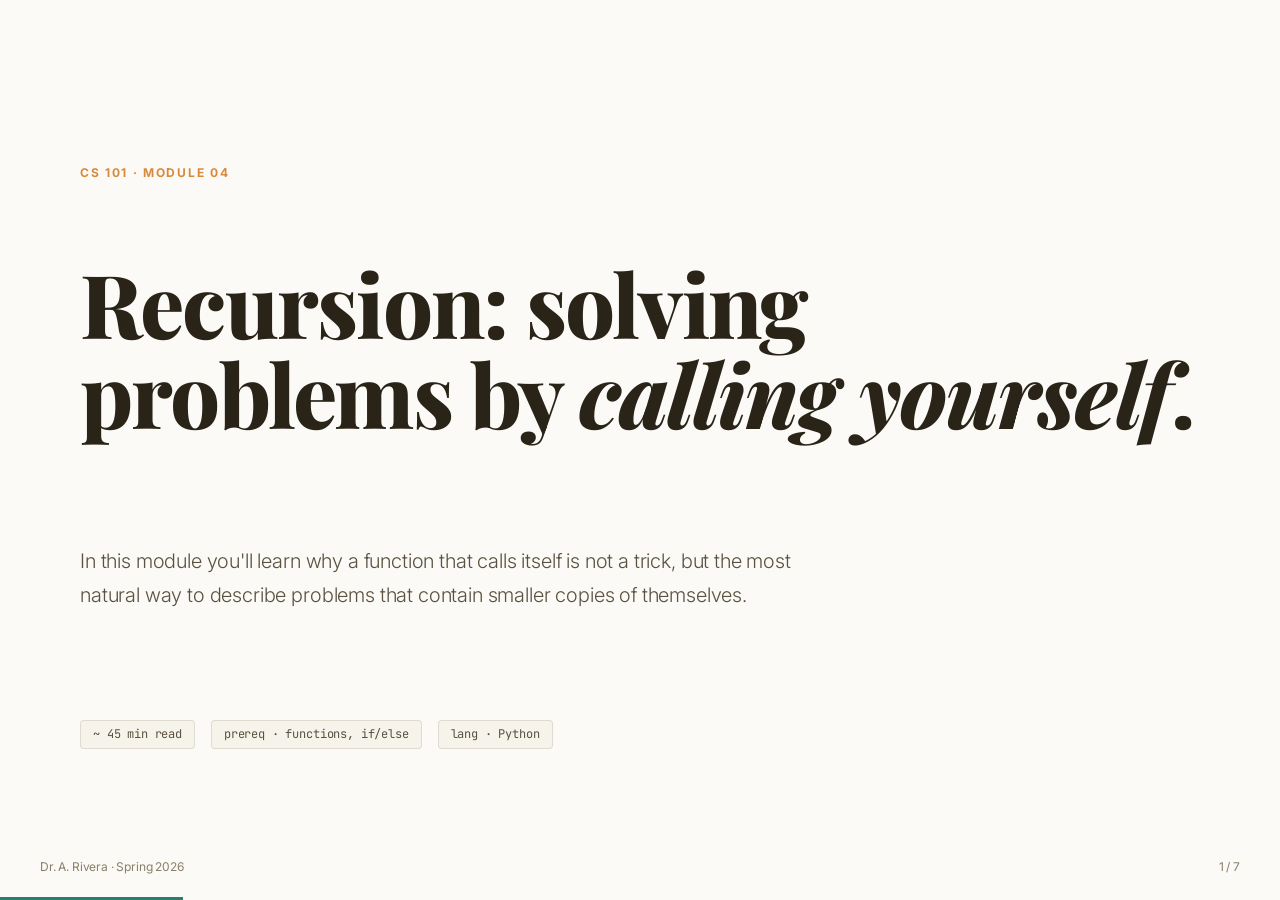
<file: .agents/skills/html-ppt/templates/full-decks/course-module/index.html>
<!DOCTYPE html>
<html lang="en">
<head>
<meta charset="utf-8"><meta name="viewport" content="width=device-width,initial-scale=1">
<title>Module 04 · Recursion · CS101</title>
<link rel="stylesheet" href="../../../assets/fonts.css">
<link rel="stylesheet" href="../../../assets/base.css">
<link rel="stylesheet" href="../../../assets/animations/animations.css">
<link rel="stylesheet" href="style.css">
</head>
<body class="tpl-course-module">
<div class="deck">

  <!-- 1. Cover -->
  <section class="slide full" data-title="Cover">
    <p class="kicker">CS 101 · MODULE 04</p>
    <h1 class="h1 mt-s">Recursion: solving<br>problems by <em>calling yourself</em>.</h1>
    <p class="lede mt-l" style="max-width:62ch">In this module you'll learn why a function that calls itself is not a trick, but the most natural way to describe problems that contain smaller copies of themselves.</p>
    <div class="row mt-l" style="gap:16px">
      <span class="pill-academic">~ 45 min read</span>
      <span class="pill-academic">prereq · functions, if/else</span>
      <span class="pill-academic">lang · Python</span>
    </div>
    <div class="deck-footer"><span>Dr. A. Rivera · Spring 2026</span><span class="slide-number" data-current="1" data-total="7"></span></div>
  </section>

  <!-- 2. Objectives -->
  <section class="slide" data-title="Objectives">
    <aside class="sidebar">
      <div class="brand">CS 101 · M04</div>
      <h5>Learning objectives</h5>
      <ul class="obj-list">
        <li class="current">Define recursion</li>
        <li>Identify a base case</li>
        <li>Trace a recursive call</li>
        <li>Convert loop ↔ recursion</li>
        <li>Recognize when recursion helps</li>
      </ul>
      <h5>Module progress</h5>
      <p class="dim" style="font-size:13px">Page 2 of 7 · ~5 min in</p>
    </aside>
    <div class="main">
      <p class="kicker">OBJECTIVES</p>
      <h2 class="h2 mt-s">By the end, you will be able to…</h2>
      <div class="stack mt-l">
        <div class="concept-box"><h4>① Explain recursion in one sentence.</h4><p class="dim">"A function that solves a problem by calling itself on a smaller version of that problem."</p></div>
        <div class="concept-box"><h4>② Write a base case that always terminates.</h4><p class="dim">Every recursive function must have an exit door, or it runs forever.</p></div>
        <div class="concept-box"><h4>③ Trace a call stack on paper.</h4><p class="dim">Given <code>fact(4)</code>, draw the stack frames top-to-bottom.</p></div>
        <div class="concept-box"><h4>④ Convert a while-loop to a recursive equivalent.</h4><p class="dim">And explain when one is clearer than the other.</p></div>
      </div>
    </div>
  </section>

  <!-- 3. Concept -->
  <section class="slide" data-title="Concept">
    <aside class="sidebar">
      <div class="brand">CS 101 · M04</div>
      <h5>Learning objectives</h5>
      <ul class="obj-list">
        <li class="done">Define recursion</li>
        <li class="current">Identify a base case</li>
        <li>Trace a recursive call</li>
        <li>Convert loop ↔ recursion</li>
        <li>Recognize when recursion helps</li>
      </ul>
      <h5>Key terms</h5>
      <p class="dim" style="font-size:13px">base case · recursive case · call stack · tail call</p>
    </aside>
    <div class="main">
      <p class="kicker">CORE CONCEPT</p>
      <h2 class="h2 mt-s">Two parts, always.</h2>
      <p class="lede mt-m">A recursive function has exactly two things inside it: a <b>base case</b> (when to stop) and a <b>recursive case</b> (how to shrink the problem before calling yourself).</p>
      <div class="callout">
        <b>Rule of thumb.</b> If you can't name the base case out loud, don't write the recursion yet. Draw it on paper first.
      </div>
      <div class="grid g2 mt-l">
        <div class="concept-box"><h4>Base case</h4><p class="dim">The smallest possible input — one the function answers directly, without calling itself.</p><p class="pill-academic">e.g. <b>n == 0</b></p></div>
        <div class="concept-box"><h4>Recursive case</h4><p class="dim">Every other input — delegate to a smaller version of the same problem.</p><p class="pill-academic">e.g. <b>n × fact(n-1)</b></p></div>
      </div>
    </div>
  </section>

  <!-- 4. Example -->
  <section class="slide" data-title="Example">
    <aside class="sidebar">
      <div class="brand">CS 101 · M04</div>
      <h5>Learning objectives</h5>
      <ul class="obj-list">
        <li class="done">Define recursion</li>
        <li class="done">Identify a base case</li>
        <li class="current">Trace a recursive call</li>
        <li>Convert loop ↔ recursion</li>
        <li>Recognize when recursion helps</li>
      </ul>
      <h5>Try it yourself</h5>
      <p class="dim" style="font-size:13px">Open repl.it and run the code on the right. Then try <code>fact(10)</code>.</p>
    </aside>
    <div class="main">
      <p class="kicker">WORKED EXAMPLE</p>
      <h2 class="h2 mt-s">Factorial, 7 lines.</h2>
      <div class="code mt-m"><pre style="margin:0"><span class="cmt"># fact(n) = n × (n-1) × … × 1,  and fact(0) = 1</span>
<span class="kw">def</span> fact(n):
    <span class="kw">if</span> n == <span class="str">0</span>:          <span class="cmt"># base case</span>
        <span class="kw">return</span> <span class="str">1</span>
    <span class="kw">return</span> n * fact(n - <span class="str">1</span>)   <span class="cmt"># recursive case</span>

<span class="kw">print</span>(fact(<span class="str">4</span>))   <span class="cmt"># → 24</span></pre></div>
      <div class="callout">
        <b>Trace fact(4).</b> 4 × fact(3) → 4 × (3 × fact(2)) → 4 × 3 × (2 × fact(1)) → 4 × 3 × 2 × 1 × fact(0) → 4 × 3 × 2 × 1 × 1 = <b>24</b>.
      </div>
    </div>
  </section>

  <!-- 5. Exercise -->
  <section class="slide" data-title="Exercise">
    <aside class="sidebar">
      <div class="brand">CS 101 · M04</div>
      <h5>Learning objectives</h5>
      <ul class="obj-list">
        <li class="done">Define recursion</li>
        <li class="done">Identify a base case</li>
        <li class="done">Trace a recursive call</li>
        <li class="current">Convert loop ↔ recursion</li>
        <li>Recognize when recursion helps</li>
      </ul>
      <h5>Time</h5>
      <p class="dim" style="font-size:13px">~10 minutes · solo</p>
    </aside>
    <div class="main">
      <p class="kicker">EXERCISE 4.1</p>
      <h2 class="h2 mt-s">Write <em>sum_to(n)</em>.</h2>
      <p class="lede mt-m">Return <code>1 + 2 + … + n</code> using recursion — no loops allowed.</p>
      <div class="exercise mt-l">
        <p style="margin:0;font-size:18px;color:var(--text-1)"><b>Your task</b></p>
        <ol style="color:var(--text-2);line-height:1.8;margin:10px 0 0">
          <li>Write the base case. What does <code>sum_to(0)</code> return?</li>
          <li>Write the recursive case in terms of <code>sum_to(n - 1)</code>.</li>
          <li>Test it: <code>sum_to(5) == 15</code>, <code>sum_to(10) == 55</code>.</li>
          <li>Bonus: what happens if you call <code>sum_to(-3)</code>? Fix it.</li>
        </ol>
      </div>
      <p class="dim mt-m" style="font-size:14px">Stuck? Remember: a base case is the smallest input you already know the answer to.</p>
    </div>
  </section>

  <!-- 6. Check understanding -->
  <section class="slide" data-title="Check">
    <aside class="sidebar">
      <div class="brand">CS 101 · M04</div>
      <h5>Learning objectives</h5>
      <ul class="obj-list">
        <li class="done">Define recursion</li>
        <li class="done">Identify a base case</li>
        <li class="done">Trace a recursive call</li>
        <li class="done">Convert loop ↔ recursion</li>
        <li class="current">Recognize when recursion helps</li>
      </ul>
      <h5>Self-assess</h5>
      <p class="dim" style="font-size:13px">You should get 3/3.</p>
    </aside>
    <div class="main">
      <p class="kicker">CHECK YOUR UNDERSTANDING</p>
      <h2 class="h2 mt-s">Which function will recurse forever?</h2>
      <div class="mt-l">
        <div class="mcq"><div class="letter">A</div><div><b>def f(n): return 1 if n == 0 else n * f(n - 1)</b><p class="dim" style="font-size:13px;margin:4px 0 0">Base case <code>n == 0</code>, shrinks toward it. Terminates.</p></div></div>
        <div class="mcq correct"><div class="letter">B</div><div><b>def f(n): return n + f(n + 1)</b><p class="dim" style="font-size:13px;margin:4px 0 0"><b style="color:var(--accent)">✓ Correct.</b> No base case, and <code>n</code> grows — infinite recursion.</p></div></div>
        <div class="mcq"><div class="letter">C</div><div><b>def f(n): return n if n &lt; 2 else f(n - 1) + f(n - 2)</b><p class="dim" style="font-size:13px;margin:4px 0 0">Classic Fibonacci. Base case on <code>n &lt; 2</code>. Terminates.</p></div></div>
      </div>
    </div>
  </section>

  <!-- 7. Summary -->
  <section class="slide full" data-title="Summary">
    <p class="kicker">SUMMARY · MODULE 04</p>
    <h1 class="h1 mt-s">You can now…</h1>
    <div class="grid g2 mt-l">
      <div class="concept-box"><h4>✓ Define recursion</h4><p class="dim">A function that calls itself on a smaller input.</p></div>
      <div class="concept-box"><h4>✓ Write a safe base case</h4><p class="dim">Every recursion needs an exit door.</p></div>
      <div class="concept-box"><h4>✓ Trace a call stack</h4><p class="dim">You can unwind <code>fact(4)</code> by hand.</p></div>
      <div class="concept-box"><h4>✓ Judge when to use it</h4><p class="dim">Trees and self-similar problems → recursion. Flat iteration → loop.</p></div>
    </div>
    <div class="callout mt-l">
      <b>Up next · Module 05.</b> Divide &amp; conquer: merge sort. We'll use everything you just learned — but on lists, not numbers.
    </div>
  </section>

</div>
<script src="../../../assets/runtime.js"></script>
</body></html>
</file>
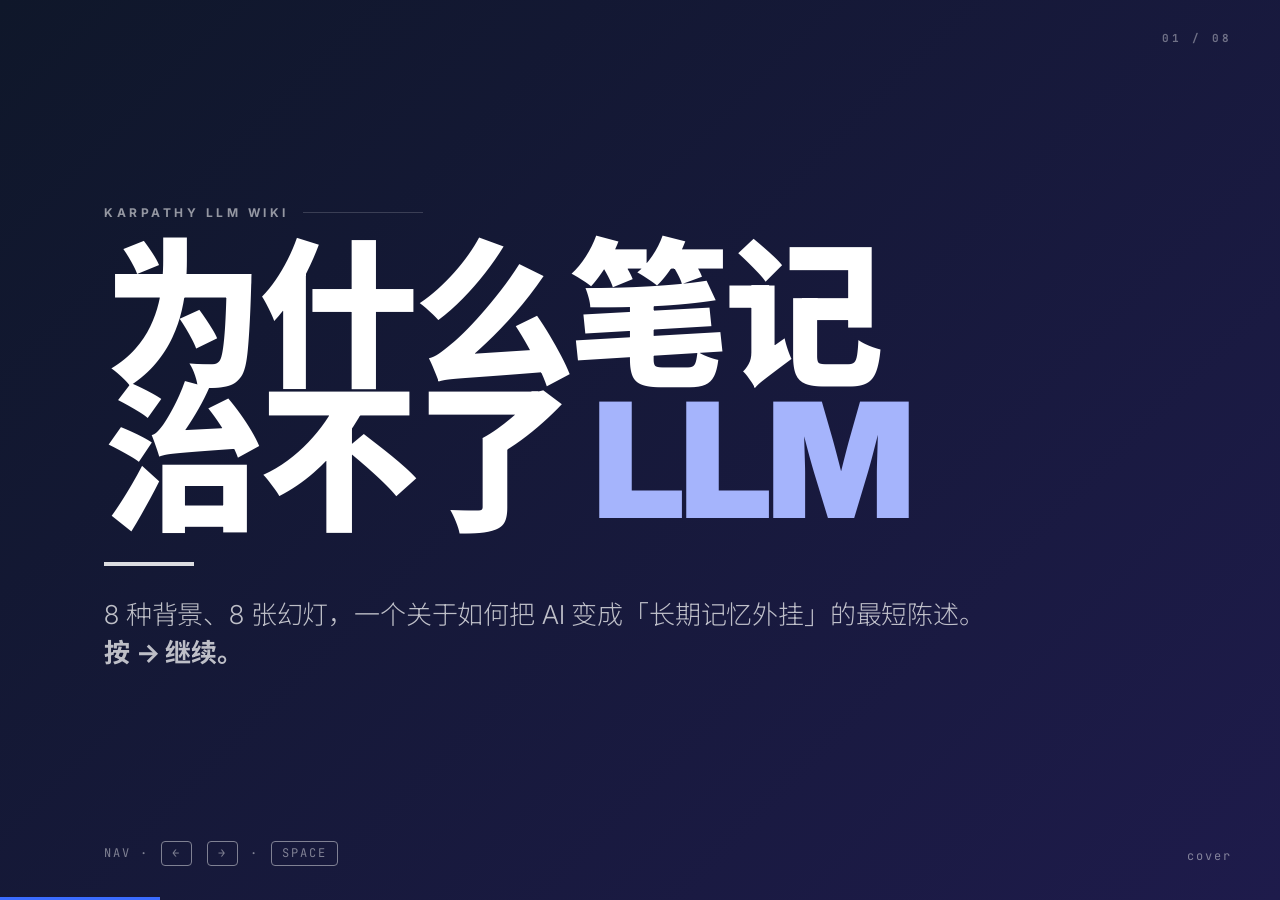
<file: .agents/skills/html-ppt/templates/full-decks/dir-key-nav-minimal/index.html>
<!DOCTYPE html>
<html lang="zh-CN">
<head>
<meta charset="UTF-8">
<meta name="viewport" content="width=device-width, initial-scale=1">
<title>Dir-Key Nav Minimal</title>
<link rel="stylesheet" href="../../../assets/fonts.css">
<link rel="stylesheet" href="../../../assets/base.css">
<link rel="stylesheet" href="style.css">
</head>
<body class="tpl-dir-key-nav-minimal">
<div class="deck">

  <!-- 1. COVER · indigo -->
  <section class="slide t-indigo is-active">
    <div class="dk-snum">01 / 08</div>
    <div style="margin:auto 0">
      <div class="dk-eyebrow">Karpathy LLM Wiki</div>
      <h1 class="dk-h0">为什么笔记<br>治不了 <span class="dk-accent">LLM</span></h1>
      <span class="dk-line"></span>
      <p class="dk-lede">8 种背景、8 张幻灯，一个关于如何把 AI 变成「长期记忆外挂」的最短陈述。<strong>按 → 继续。</strong></p>
    </div>
    <div class="dk-keyhint">nav · <kbd>←</kbd> <kbd>→</kbd> · <kbd>space</kbd></div>
    <div class="dk-page">cover</div>
  </section>

  <!-- 2. SECTION · cream -->
  <section class="slide t-cream">
    <div class="dk-snum">02 / 08</div>
    <div style="margin:auto 0">
      <div class="dk-eyebrow">Chapter 01</div>
      <h1 class="dk-h0">The <span class="dk-accent">Problem</span>.</h1>
      <span class="dk-line"></span>
      <p class="dk-lede">Token 上限是一个物理事实。你每次和 LLM 说话，它都是一个失忆症患者。</p>
    </div>
    <div class="dk-keyhint">chapter · 01 / 04</div>
    <div class="dk-page">section</div>
  </section>

  <!-- 3. CONTENT · crimson -->
  <section class="slide t-crimson">
    <div class="dk-snum">03 / 08</div>
    <div style="margin:auto 0">
      <div class="dk-eyebrow">Symptoms</div>
      <h2 class="dk-h1">四种你已经<br>受够的<br><span class="dk-accent">遗忘</span>。</h2>
      <ul class="dk-list">
        <li>昨天聊过的项目，今天重新解释一遍</li>
        <li>上下文窗口一到，它开始「编造记忆」</li>
        <li>不同 session 之间毫无关联，就像第一次见</li>
        <li>你的真正偏好从未被记住，每次都要 re-prompt</li>
      </ul>
    </div>
    <div class="dk-keyhint">content · list</div>
    <div class="dk-page">03</div>
  </section>

  <!-- 4. CONTENT · emerald -->
  <section class="slide t-emerald">
    <div class="dk-snum">04 / 08</div>
    <div style="margin:auto 0">
      <div class="dk-eyebrow">The Fix</div>
      <h2 class="dk-h1">答案不是<br><span class="dk-accent">更大</span> 的窗口。</h2>
      <p class="dk-lede" style="margin-top:10px">而是：把你的知识、偏好、历史都<strong>写进文件系统</strong>。<br>让 LLM 每次对话前，先去读那个系统。</p>
      <div class="dk-grid-2">
        <div class="dk-col"><h3>× 窗口 stuffing</h3><p>把所有东西塞 prompt，贵、慢、最终溢出。</p></div>
        <div class="dk-col"><h3>✓ 文件 + 检索</h3><p>按需加载，永远不溢出，结构化可 diff。</p></div>
      </div>
    </div>
    <div class="dk-keyhint">content · compare</div>
    <div class="dk-page">04</div>
  </section>

  <!-- 5. CODE · slate -->
  <section class="slide t-slate">
    <div class="dk-snum">05 / 08</div>
    <div style="margin:auto 0">
      <div class="dk-eyebrow">Minimal Setup</div>
      <h2 class="dk-h2"><span class="dk-accent">4 行</span> YAML<br>就能开始。</h2>
      <pre class="dk-code">memory:
  root: ~/.llm-wiki
  format: markdown
  retrieval: hybrid  # embedding + bm25</pre>
      <p class="dk-lede" style="margin-top:16px;font-size:20px">你现在拥有一个会随时间增长的 <strong>第二大脑</strong>。每次对话它都会被读、被更新。</p>
    </div>
    <div class="dk-keyhint">content · code</div>
    <div class="dk-page">05</div>
  </section>

  <!-- 6. CHART · violet — big number with bar -->
  <section class="slide t-violet">
    <div class="dk-snum">06 / 08</div>
    <div style="margin:auto 0">
      <div class="dk-eyebrow">30-day result</div>
      <div class="dk-big dk-accent">87%</div>
      <p class="dk-lede" style="margin-top:14px;font-size:26px">的 re-explain 被消除。平均每次对话节省 <strong>4.2 分钟</strong> 的 re-context。</p>
      <svg viewBox="0 0 900 80" style="width:100%;max-width:900px;margin-top:30px">
        <rect x="0" y="30" width="900" height="22" rx="11" fill="rgba(255,255,255,.12)"/>
        <rect x="0" y="30" width="783" height="22" rx="11" fill="#c4b5fd"/>
        <text x="792" y="47" font-family="JetBrains Mono" font-size="16" fill="#c4b5fd" font-weight="700">87%</text>
      </svg>
    </div>
    <div class="dk-keyhint">chart · big-num</div>
    <div class="dk-page">06</div>
  </section>

  <!-- 7. CTA · white -->
  <section class="slide t-white">
    <div class="dk-snum">07 / 08</div>
    <div style="margin:auto 0">
      <div class="dk-eyebrow">Start tonight</div>
      <h2 class="dk-h1">开始<br>你的 <span class="dk-accent">wiki</span>。</h2>
      <span class="dk-line"></span>
      <p class="dk-lede">不是装又一个插件。是决定：从今晚起，<strong>你的所有 AI 对话都要有一个共同的 vault</strong>。</p>
      <pre class="dk-code" style="font-size:18px">$ mkdir ~/llm-wiki && cd ~/llm-wiki
$ git init
$ echo "# my brain" > README.md</pre>
    </div>
    <div class="dk-keyhint">cta · three-commands</div>
    <div class="dk-page">07</div>
  </section>

  <!-- 8. THANKS · charcoal -->
  <section class="slide t-charcoal">
    <div class="dk-snum">08 / 08</div>
    <div style="margin:auto 0">
      <div class="dk-eyebrow">End · thanks for staying</div>
      <h1 class="dk-h0"><span class="dk-accent">謝謝</span>。</h1>
      <span class="dk-line"></span>
      <p class="dk-lede">Karpathy 的原始 thread + 我的 vault 结构都在 <strong>github.com/lewis/llm-wiki</strong>。欢迎按 ← 再看一遍。</p>
    </div>
    <div class="dk-keyhint">press <kbd>←</kbd> to rewind · <kbd>F</kbd> for fullscreen</div>
    <div class="dk-page">fin</div>
  </section>

</div>
<script src="../../../assets/runtime.js"></script>
</body>
</html>
</file>
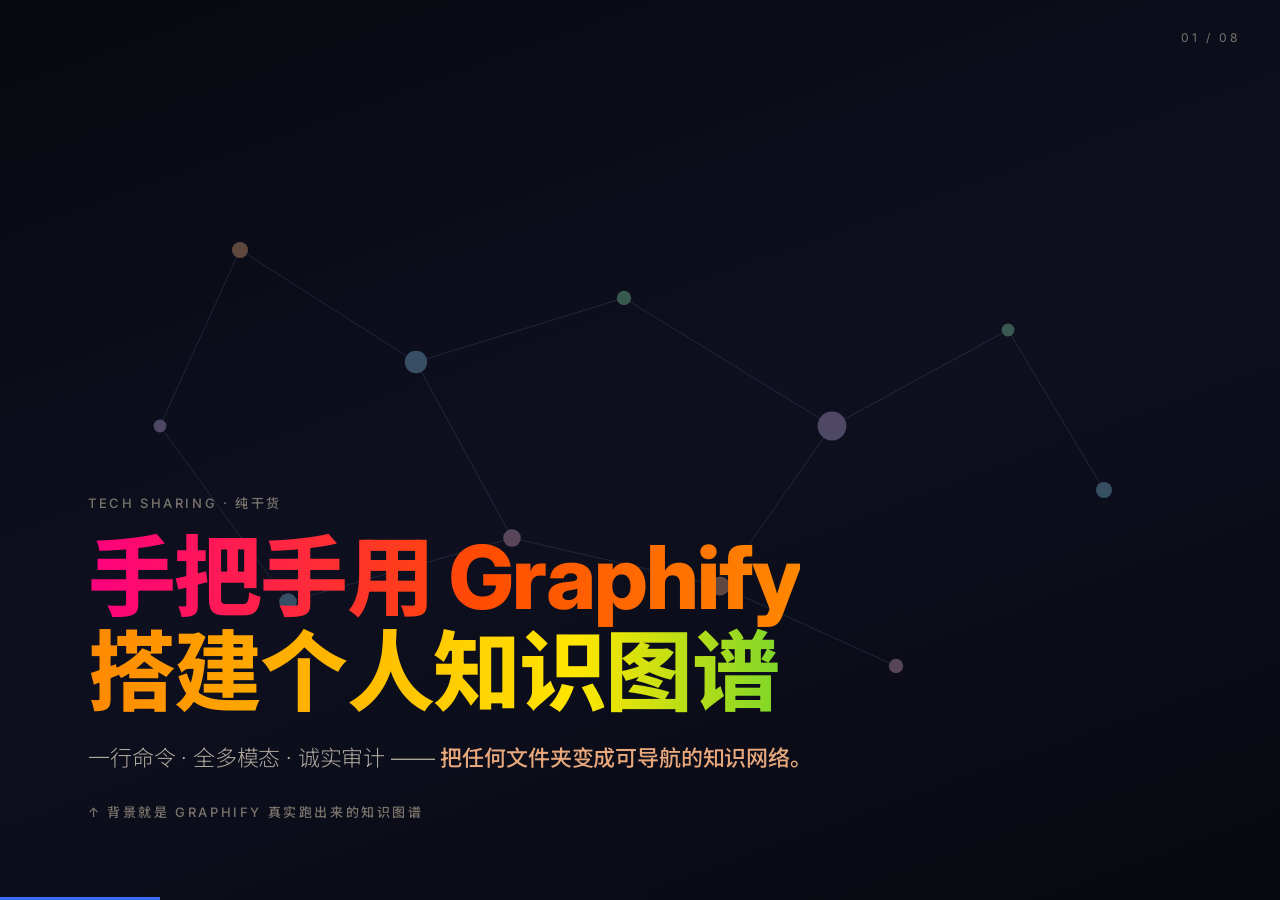
<file: .agents/skills/html-ppt/templates/full-decks/graphify-dark-graph/index.html>
<!DOCTYPE html>
<html lang="zh-CN">
<head>
<meta charset="UTF-8">
<meta name="viewport" content="width=device-width, initial-scale=1">
<title>Graphify Dark Graph</title>
<link rel="stylesheet" href="../../../assets/fonts.css">
<link rel="stylesheet" href="../../../assets/base.css">
<link rel="stylesheet" href="style.css">
</head>
<body class="tpl-graphify-dark-graph">
<div class="deck">

  <!-- 1. COVER -->
  <section class="slide is-active">
    <div class="gd-ambient"><div class="gd-orb gd-orb-1"></div><div class="gd-orb gd-orb-2"></div><div class="gd-orb gd-orb-3"></div></div>
    <!-- live force-directed graph bg -->
    <svg viewBox="0 0 1600 900" style="position:absolute;inset:0;width:100%;height:100%;opacity:.38;z-index:1" xmlns="http://www.w3.org/2000/svg">
      <g stroke="#7eb8da" stroke-width="1" stroke-opacity=".5" fill="none">
        <line x1="300" y1="200" x2="520" y2="340"/>
        <line x1="520" y1="340" x2="780" y2="260"/>
        <line x1="780" y1="260" x2="1040" y2="420"/>
        <line x1="520" y1="340" x2="640" y2="560"/>
        <line x1="640" y1="560" x2="900" y2="620"/>
        <line x1="900" y1="620" x2="1040" y2="420"/>
        <line x1="1040" y1="420" x2="1260" y2="300"/>
        <line x1="1260" y1="300" x2="1380" y2="500"/>
        <line x1="900" y1="620" x2="1120" y2="720"/>
        <line x1="300" y1="200" x2="200" y2="420"/>
        <line x1="200" y1="420" x2="360" y2="640"/>
        <line x1="360" y1="640" x2="640" y2="560"/>
      </g>
      <g>
        <circle cx="300" cy="200" r="10" fill="#e8a87c"/>
        <circle cx="520" cy="340" r="14" fill="#7eb8da"/>
        <circle cx="780" cy="260" r="9" fill="#7ed3a4"/>
        <circle cx="1040" cy="420" r="18" fill="#b8a4d6"/>
        <circle cx="640" cy="560" r="11" fill="#d4a0b9"/>
        <circle cx="900" cy="620" r="12" fill="#e8a87c"/>
        <circle cx="1260" cy="300" r="8" fill="#7ed3a4"/>
        <circle cx="1380" cy="500" r="10" fill="#7eb8da"/>
        <circle cx="1120" cy="720" r="9" fill="#d4a0b9"/>
        <circle cx="200" cy="420" r="8" fill="#b8a4d6"/>
        <circle cx="360" cy="640" r="11" fill="#7eb8da"/>
      </g>
    </svg>
    <div class="gd-snum">01 / 08</div>
    <div style="margin-top:auto">
      <p class="gd-eyebrow">Tech Sharing · 纯干货</p>
      <h1 class="gd-h1" style="font-size:88px"><span class="gd-rainbow">手把手用 Graphify<br>搭建个人知识图谱</span></h1>
      <p class="gd-lede" style="margin-top:20px">一行命令 · 全多模态 · 诚实审计 —— <span class="gd-accent">把任何文件夹变成可导航的知识网络。</span></p>
      <p class="gd-eyebrow" style="margin-top:26px">↑ 背景就是 Graphify 真实跑出来的知识图谱</p>
    </div>
  </section>

  <!-- 2. SECTION DIVIDER -->
  <section class="slide">
    <div class="gd-ambient"><div class="gd-orb gd-orb-1"></div><div class="gd-orb gd-orb-2"></div></div>
    <div class="gd-snum">02 / 08</div>
    <div style="margin:auto 0">
      <div class="gd-eyebrow">Part 01</div>
      <h1 class="gd-h1" style="font-size:120px">Why <span class="gd-grad">Graph</span>?</h1>
      <p class="gd-lede">folder → tree → graph，人类认知的下一步</p>
    </div>
  </section>

  <!-- 3. CONTENT — plugin grid -->
  <section class="slide">
    <div class="gd-ambient"><div class="gd-orb gd-orb-2"></div><div class="gd-orb gd-orb-3"></div></div>
    <div class="gd-snum">03 / 08</div>
    <p class="gd-eyebrow">Feature Map</p>
    <h2 class="gd-h2">一个工具，<span class="gd-grad">四件事</span></h2>
    <div class="gd-grid-4">
      <div class="gd-glass gd-glass-warm"><div style="font-size:30px">📂</div><h4 style="margin:10px 0 6px">Folder Ingest</h4><p class="gd-dim" style="font-size:13px;line-height:1.55">递归扫描任意路径，支持 md / pdf / 代码 / 图片</p></div>
      <div class="gd-glass gd-glass-blue"><div style="font-size:30px">🧠</div><h4 style="margin:10px 0 6px">Entity Extract</h4><p class="gd-dim" style="font-size:13px;line-height:1.55">用 LLM 抽概念、人物、事件、关系</p></div>
      <div class="gd-glass gd-glass-green"><div style="font-size:30px">🕸️</div><h4 style="margin:10px 0 6px">Force Graph</h4><p class="gd-dim" style="font-size:13px;line-height:1.55">D3 力导向，点击即跳转原文</p></div>
      <div class="gd-glass"><div style="font-size:30px">🔍</div><h4 style="margin:10px 0 6px">Audit Trail</h4><p class="gd-dim" style="font-size:13px;line-height:1.55">每条边都能追溯到 source span</p></div>
    </div>
    <div class="gd-glass gd-glass-warm" style="margin-top:24px"><p style="font-size:18px;line-height:1.6">它不是「又一个 RAG」—— 它是 <span class="gd-accent">把检索结果画出来，让你一眼就知道信息长什么样</span>。</p></div>
  </section>

  <!-- 4. CODE -->
  <section class="slide">
    <div class="gd-ambient"><div class="gd-orb gd-orb-1"></div></div>
    <div class="gd-snum">04 / 08</div>
    <p class="gd-eyebrow">One command</p>
    <h2 class="gd-h2">从 0 到图谱，<span class="gd-grad">大概 90 秒</span></h2>
    <p class="gd-cmd" style="margin:16px 0 22px">$ graphify ~/notes --out ./graph</p>
    <pre class="gd-codebox"><span class="cm"># graphify.config.yaml</span>
<span class="kw">ingest</span>:
  paths: [<span class="st">~/notes</span>, <span class="st">~/code/docs</span>]
  include: [<span class="st">"*.md"</span>, <span class="st">"*.pdf"</span>, <span class="st">"*.py"</span>]

<span class="kw">extract</span>:
  model: <span class="st">claude-opus-4-6</span>
  schema: [<span class="st">concept</span>, <span class="st">person</span>, <span class="st">event</span>, <span class="st">relation</span>]

<span class="kw">render</span>:
  engine: <span class="st">d3-force</span>
  audit: <span class="fn">true</span>     <span class="cm"># 每条边带 source span</span></pre>
  </section>

  <!-- 5. CHART — race diagram -->
  <section class="slide">
    <div class="gd-ambient"><div class="gd-orb gd-orb-3"></div></div>
    <div class="gd-snum">05 / 08</div>
    <p class="gd-eyebrow">Efficiency Race</p>
    <h2 class="gd-h2">没有知识库 vs 有知识库</h2>
    <div style="max-width:900px;margin-top:30px">
      <div style="display:flex;align-items:center;gap:16px;margin-bottom:20px">
        <div style="width:110px;text-align:right;font-weight:700;color:var(--gd-danger)">没有<br>知识库</div>
        <div style="flex:1;position:relative;height:70px;background:rgba(224,112,112,.06);border:1px solid rgba(224,112,112,.2);border-radius:16px">
          <div style="position:absolute;left:16px;top:50%;transform:translateY(-50%);font-size:32px">🛵</div>
          <div style="position:absolute;left:72px;top:50%;transform:translateY(-50%);color:var(--gd-danger);font-size:14px">反复喂信息…整理…又忘了…</div>
        </div>
      </div>
      <div style="display:flex;align-items:center;gap:16px">
        <div style="width:110px;text-align:right;font-weight:700;color:var(--gd-green)">有<br>知识库</div>
        <div style="flex:1;position:relative;height:70px;background:rgba(126,211,164,.06);border:1px solid rgba(126,211,164,.25);border-radius:16px">
          <div style="position:absolute;right:16px;top:50%;transform:translateY(-50%);font-size:32px">🏎️</div>
          <div style="position:absolute;right:72px;top:50%;transform:translateY(-50%);color:var(--gd-green);font-size:14px">AI 自己找 → 确认 → 干活!</div>
        </div>
      </div>
    </div>
    <div class="gd-grid-3" style="margin-top:36px">
      <div class="gd-glass gd-glass-warm"><div class="gd-big gd-grad">5×</div><p class="gd-dim" style="margin-top:6px">速度提升</p></div>
      <div class="gd-glass gd-glass-green"><div class="gd-big gd-grad">-80%</div><p class="gd-dim" style="margin-top:6px">重复喂信息</p></div>
      <div class="gd-glass gd-glass-blue"><div class="gd-big gd-grad">∞</div><p class="gd-dim" style="margin-top:6px">记忆持久化</p></div>
    </div>
  </section>

  <!-- 6. PIPELINE -->
  <section class="slide">
    <div class="gd-ambient"><div class="gd-orb gd-orb-2"></div></div>
    <div class="gd-snum">06 / 08</div>
    <p class="gd-eyebrow">Pipeline</p>
    <h2 class="gd-h2">端到端 <span class="gd-grad">4 步走</span></h2>
    <div style="display:flex;align-items:center;justify-content:center;gap:8px;margin-top:36px">
      <div class="gd-glass" style="flex:1;text-align:center"><div style="font-size:34px">📂</div><div style="font-weight:600;margin-top:8px">Scan</div><div class="gd-dim" style="font-size:13px">递归读文件</div></div>
      <div style="color:var(--gd-text3);font-size:24px">→</div>
      <div class="gd-glass gd-glass-blue" style="flex:1;text-align:center"><div style="font-size:34px">🔬</div><div style="font-weight:600;margin-top:8px">Extract</div><div class="gd-dim" style="font-size:13px">LLM 抽实体</div></div>
      <div style="color:var(--gd-text3);font-size:24px">→</div>
      <div class="gd-glass gd-glass-green" style="flex:1;text-align:center"><div style="font-size:34px">🕸️</div><div style="font-weight:600;margin-top:8px">Build</div><div class="gd-dim" style="font-size:13px">构图 + 去重</div></div>
      <div style="color:var(--gd-text3);font-size:24px">→</div>
      <div class="gd-glass gd-glass-warm" style="flex:1;text-align:center"><div style="font-size:34px">🎨</div><div style="font-weight:600;margin-top:8px">Render</div><div class="gd-dim" style="font-size:13px">D3 交互图</div></div>
    </div>
    <div class="gd-glass" style="margin-top:32px"><p style="font-size:16px;line-height:1.6;color:var(--gd-text2)">每一步都有 audit log：你永远知道某个节点为什么存在、它来自哪个文件的哪一行。</p></div>
  </section>

  <!-- 7. CTA -->
  <section class="slide">
    <div class="gd-ambient"><div class="gd-orb gd-orb-1"></div><div class="gd-orb gd-orb-3"></div></div>
    <div class="gd-snum">07 / 08</div>
    <p class="gd-eyebrow">Try it tonight</p>
    <h2 class="gd-h1" style="font-size:80px">Graphify <span class="gd-grad">your folders</span></h2>
    <p class="gd-cmd" style="margin-top:22px">$ npm i -g @lewis/graphify</p>
    <p class="gd-cmd" style="margin-top:10px;color:var(--gd-warm);text-shadow:0 0 30px rgba(232,168,124,.45)">$ graphify ~/obsidian-vault</p>
    <div style="margin-top:32px">
      <span class="gd-tag">#knowledge-graph</span>
      <span class="gd-tag">#open-source</span>
      <span class="gd-tag">#claude-agent</span>
      <span class="gd-tag">#obsidian</span>
      <span class="gd-tag">#d3-force</span>
    </div>
  </section>

  <!-- 8. THANKS -->
  <section class="slide">
    <div class="gd-ambient"><div class="gd-orb gd-orb-2"></div></div>
    <div class="gd-snum">08 / 08</div>
    <div style="margin:auto 0;text-align:center">
      <div class="gd-big gd-rainbow" style="font-size:180px">Thanks.</div>
      <p class="gd-lede" style="margin:28px auto 0">github.com/lewis/graphify · 欢迎 star / issue / PR</p>
    </div>
  </section>

</div>
<script src="../../../assets/runtime.js"></script>
</body>
</html>
</file>
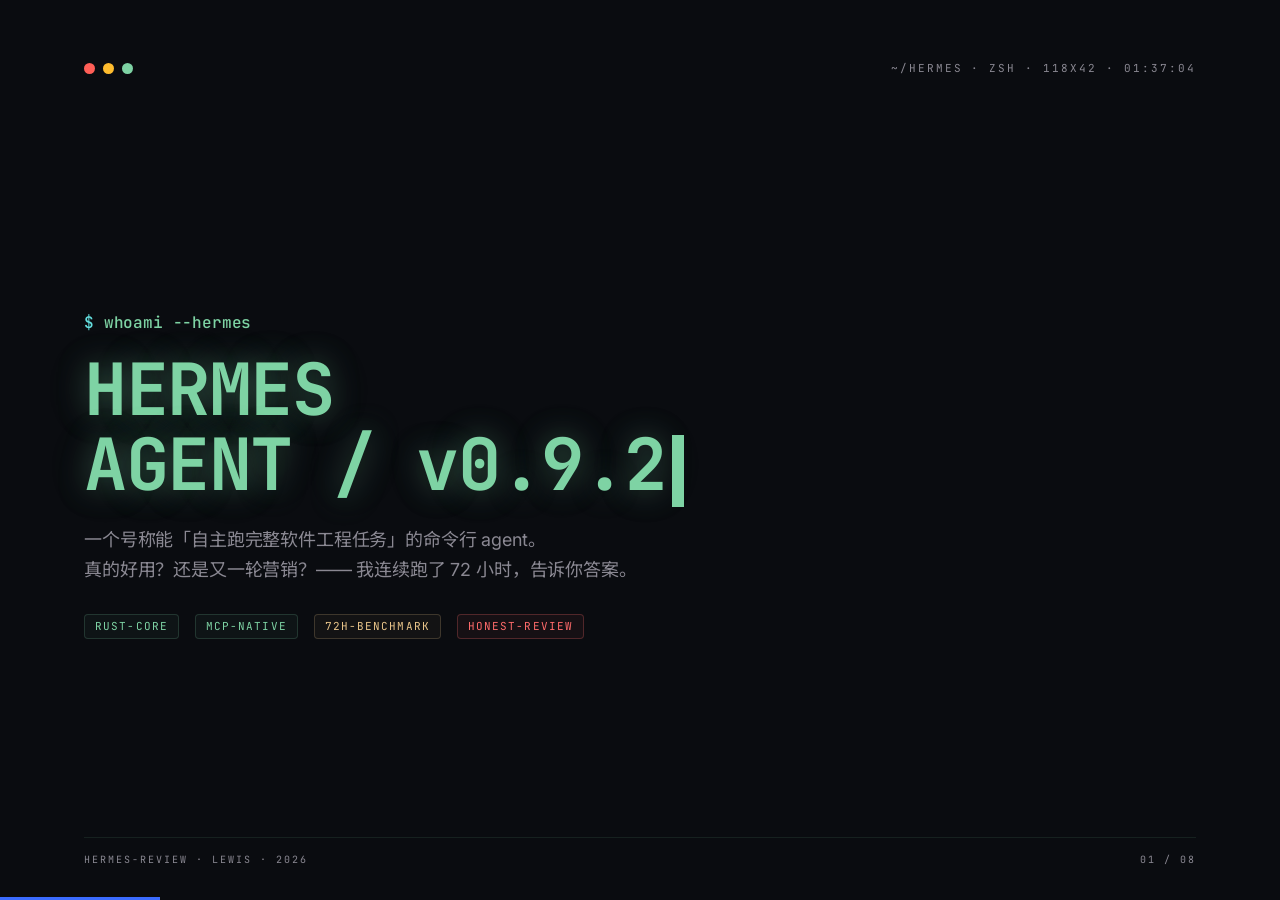
<file: .agents/skills/html-ppt/templates/full-decks/hermes-cyber-terminal/index.html>
<!DOCTYPE html>
<html lang="zh-CN">
<head>
<meta charset="UTF-8">
<meta name="viewport" content="width=device-width, initial-scale=1">
<title>Hermes Cyber Terminal</title>
<link rel="stylesheet" href="../../../assets/fonts.css">
<link rel="stylesheet" href="../../../assets/base.css">
<link rel="stylesheet" href="style.css">
</head>
<body class="tpl-hermes-cyber-terminal">
<div class="deck">

  <!-- 1. COVER -->
  <section class="slide is-active">
    <div class="hc-grid"></div>
    <div class="hc-vignette"></div>
    <div class="hc-scanlines"></div>
    <div class="hc-chrome"><div class="dots"><span></span><span></span><span></span></div><div>~/hermes · zsh · 118x42 · 01:37:04</div></div>
    <div style="margin:auto 0">
      <p class="hc-prompt">whoami --hermes</p>
      <h1 class="hc-h1">HERMES<br>AGENT / v0.9.2<span class="hc-cursor"></span></h1>
      <p class="hc-lede">一个号称能「自主跑完整软件工程任务」的命令行 agent。<br>真的好用？还是又一轮营销？—— 我连续跑了 72 小时，告诉你答案。</p>
      <div style="margin-top:26px">
        <span class="hc-tag">rust-core</span>
        <span class="hc-tag">mcp-native</span>
        <span class="hc-tag amber">72h-benchmark</span>
        <span class="hc-tag red">honest-review</span>
      </div>
    </div>
    <div class="hc-footer"><span>hermes-review · lewis · 2026</span><span>01 / 08</span></div>
  </section>

  <!-- 2. SECTION DIVIDER -->
  <section class="slide">
    <div class="hc-grid"></div>
    <div class="hc-scanlines"></div>
    <div class="hc-chrome"><div class="dots"><span></span><span></span><span></span></div><div>section · 01/04</div></div>
    <div style="margin:auto 0">
      <p class="hc-prompt">cat chapter_01.md</p>
      <h1 class="hc-h1" style="font-size:110px">// Setup</h1>
      <p class="hc-lede">从 <code style="color:var(--hc-amber)">brew install hermes</code> 到第一次 prompt —— 一共 4 分 22 秒。</p>
    </div>
    <div class="hc-footer"><span>section · setup</span><span>02 / 08</span></div>
  </section>

  <!-- 3. CONTENT — spec cards -->
  <section class="slide">
    <div class="hc-grid"></div>
    <div class="hc-scanlines"></div>
    <div class="hc-chrome"><div class="dots"><span></span><span></span><span></span></div><div>benchmark · cold-start</div></div>
    <h2 class="hc-h2">开箱数据</h2>
    <p class="hc-lede">cold start → first-successful-task 三次平均</p>
    <div class="hc-grid-3">
      <div class="hc-card"><div class="lbl">install time</div><div class="val">42s</div><div class="desc">单 binary，无 docker，无 python env。</div></div>
      <div class="hc-card"><div class="lbl">first token</div><div class="val">1.8s</div><div class="desc">接入 claude-opus-4-6，无预热。</div></div>
      <div class="hc-card"><div class="lbl">first PR merged</div><div class="val">4m22s</div><div class="desc">跑的是 fix-a-typo 级别的低难度任务。</div></div>
    </div>
    <div class="hc-grid-2">
      <div class="hc-card"><div class="lbl">// verdict +</div><div class="val" style="color:var(--hc-green);font-size:18px">冷启动是真的快</div><div class="desc">和 OpenClaw 的 docker + pip 流程比，快不止一个数量级。</div></div>
      <div class="hc-card"><div class="lbl">// verdict -</div><div class="val" style="color:var(--hc-red);font-size:18px">MCP 服务器配置不够友好</div><div class="desc">env 变量需要手动塞进 ~/.hermes/env，文档几乎没写。</div></div>
    </div>
    <div class="hc-footer"><span>data · verified 3 runs</span><span>03 / 08</span></div>
  </section>

  <!-- 4. CODE -->
  <section class="slide">
    <div class="hc-grid"></div>
    <div class="hc-scanlines"></div>
    <div class="hc-chrome"><div class="dots"><span></span><span></span><span></span></div><div>trace · hermes run</div></div>
    <p class="hc-prompt">hermes run "refactor auth module to use pkce"</p>
    <h3 class="hc-h3" style="margin-top:12px">↓ 真实 trace (节选)</h3>
    <pre class="hc-codebox" style="margin-top:10px"><span class="cm"># hermes v0.9.2 · session 42a1</span>
[<span class="fn">plan</span>]    <span class="st">"分析 src/auth/*.ts → 找 oauth flow → 抽成 pkce"</span>
[<span class="fn">read</span>]    src/auth/oauth.ts       <span class="cm">// 214 lines</span>
[<span class="fn">read</span>]    src/auth/token.ts       <span class="cm">// 88 lines</span>
[<span class="kw">think</span>]   <span class="st">"发现 implicit flow，改为 code+pkce，需新 state param"</span>
[<span class="fn">edit</span>]    src/auth/oauth.ts       <span class="hl">+43 -17</span>
[<span class="fn">edit</span>]    src/auth/token.ts       <span class="hl">+12 -4</span>
[<span class="fn">test</span>]    pnpm vitest auth        <span class="st">PASS 18/18</span>
[<span class="fn">commit</span>]  <span class="var">"feat(auth): migrate to oauth2 code+pkce"</span>
[<span class="fn">push</span>]    origin feat/pkce-auth   <span class="st">ok</span>

<span class="cm"># 总耗时 3m 14s · 14k tokens · $0.21</span></pre>
    <div class="hc-footer"><span>trace · live</span><span>04 / 08</span></div>
  </section>

  <!-- 5. CHART -->
  <section class="slide">
    <div class="hc-grid"></div>
    <div class="hc-scanlines"></div>
    <div class="hc-chrome"><div class="dots"><span></span><span></span><span></span></div><div>benchmark · hermes vs openclaw</div></div>
    <h2 class="hc-h2">72 小时对比</h2>
    <p class="hc-lede">同一组 48 个 GitHub issue，两个 agent 各跑一遍</p>
    <svg viewBox="0 0 1000 380" style="width:100%;max-width:1040px;margin-top:24px" xmlns="http://www.w3.org/2000/svg">
      <g font-family="JetBrains Mono, monospace" font-size="13" fill="#8a8892">
        <!-- axis -->
        <line x1="80" y1="40" x2="80" y2="320" stroke="rgba(126,211,164,.2)"/>
        <line x1="80" y1="320" x2="960" y2="320" stroke="rgba(126,211,164,.2)"/>
        <!-- y labels -->
        <text x="70" y="46" text-anchor="end">100%</text>
        <text x="70" y="116" text-anchor="end">75%</text>
        <text x="70" y="186" text-anchor="end">50%</text>
        <text x="70" y="256" text-anchor="end">25%</text>
        <text x="70" y="324" text-anchor="end">0</text>
        <!-- bars: hermes -->
        <g>
          <rect x="130" y="80"  width="80" height="240" fill="rgba(126,211,164,.15)" stroke="#7ed3a4" stroke-width="1.5"/>
          <text x="170" y="76" text-anchor="middle" fill="#7ed3a4" font-weight="700">82%</text>
          <text x="170" y="345" text-anchor="middle">resolved</text>
          <rect x="240" y="146" width="80" height="174" fill="rgba(126,211,164,.15)" stroke="#7ed3a4" stroke-width="1.5"/>
          <text x="280" y="142" text-anchor="middle" fill="#7ed3a4" font-weight="700">58%</text>
          <text x="280" y="345" text-anchor="middle">one-shot</text>
          <rect x="350" y="60"  width="80" height="260" fill="rgba(126,211,164,.15)" stroke="#7ed3a4" stroke-width="1.5"/>
          <text x="390" y="56" text-anchor="middle" fill="#7ed3a4" font-weight="700">89%</text>
          <text x="390" y="345" text-anchor="middle">test-pass</text>
          <rect x="460" y="110" width="80" height="210" fill="rgba(126,211,164,.15)" stroke="#7ed3a4" stroke-width="1.5"/>
          <text x="500" y="106" text-anchor="middle" fill="#7ed3a4" font-weight="700">71%</text>
          <text x="500" y="345" text-anchor="middle">pr-merged</text>
        </g>
        <!-- bars: openclaw -->
        <g>
          <rect x="570" y="150" width="80" height="170" fill="rgba(233,197,138,.12)" stroke="#e9c58a" stroke-width="1.5"/>
          <text x="610" y="146" text-anchor="middle" fill="#e9c58a" font-weight="700">60%</text>
          <text x="610" y="345" text-anchor="middle">resolved</text>
          <rect x="680" y="212" width="80" height="108" fill="rgba(233,197,138,.12)" stroke="#e9c58a" stroke-width="1.5"/>
          <text x="720" y="208" text-anchor="middle" fill="#e9c58a" font-weight="700">38%</text>
          <text x="720" y="345" text-anchor="middle">one-shot</text>
          <rect x="790" y="130" width="80" height="190" fill="rgba(233,197,138,.12)" stroke="#e9c58a" stroke-width="1.5"/>
          <text x="830" y="126" text-anchor="middle" fill="#e9c58a" font-weight="700">67%</text>
          <text x="830" y="345" text-anchor="middle">test-pass</text>
        </g>
        <!-- legend -->
        <g transform="translate(820,50)">
          <rect x="0" y="0" width="14" height="14" fill="rgba(126,211,164,.15)" stroke="#7ed3a4"/>
          <text x="22" y="12" fill="#7ed3a4">hermes 0.9.2</text>
          <rect x="0" y="22" width="14" height="14" fill="rgba(233,197,138,.12)" stroke="#e9c58a"/>
          <text x="22" y="34" fill="#e9c58a">openclaw 2.1</text>
        </g>
      </g>
    </svg>
    <div class="hc-footer"><span>benchmark · n=48</span><span>05 / 08</span></div>
  </section>

  <!-- 6. STATS -->
  <section class="slide">
    <div class="hc-grid"></div>
    <div class="hc-scanlines"></div>
    <div class="hc-chrome"><div class="dots"><span></span><span></span><span></span></div><div>tldr</div></div>
    <p class="hc-prompt">echo $VERDICT</p>
    <div class="hc-big">7.8<span style="font-size:60px;color:var(--hc-ink2)">/ 10</span></div>
    <p class="hc-lede" style="margin-top:14px">值得装，还不值得完全依赖。</p>
    <div class="hc-grid-2" style="margin-top:24px">
      <div class="hc-card"><div class="lbl">+ strong points</div><div class="desc">• rust 本体冷启快<br>• trace 可读性极强<br>• diff 审核友好，commit message 也写得合格</div></div>
      <div class="hc-card"><div class="lbl">- weak points</div><div class="desc">• plan 阶段偶尔跳步<br>• 超 50k LoC 仓库会 OOM<br>• MCP 配置需要手动塞 env</div></div>
    </div>
    <div class="hc-footer"><span>verdict · honest</span><span>06 / 08</span></div>
  </section>

  <!-- 7. CTA -->
  <section class="slide">
    <div class="hc-grid"></div>
    <div class="hc-scanlines"></div>
    <div class="hc-chrome"><div class="dots"><span></span><span></span><span></span></div><div>install</div></div>
    <h2 class="hc-h2">想自己跑一遍？</h2>
    <p class="hc-lede">三条命令，不到 5 分钟就能看见它干第一件事。</p>
    <pre class="hc-codebox" style="margin-top:22px"><span class="cm"># 1. install</span>
<span class="kw">$</span> brew install hermes-agent/tap/hermes

<span class="cm"># 2. auth (先准备好 anthropic api key)</span>
<span class="kw">$</span> hermes auth login

<span class="cm"># 3. first task</span>
<span class="kw">$</span> cd ~/your-repo && hermes run <span class="st">"add a CHANGELOG.md from git log"</span></pre>
    <div style="margin-top:26px">
      <span class="hc-tag">brew-ready</span>
      <span class="hc-tag">opus-4.6</span>
      <span class="hc-tag amber">needs-api-key</span>
    </div>
    <div class="hc-footer"><span>try-it-now</span><span>07 / 08</span></div>
  </section>

  <!-- 8. THANKS -->
  <section class="slide">
    <div class="hc-grid"></div>
    <div class="hc-scanlines"></div>
    <div class="hc-chrome"><div class="dots"><span></span><span></span><span></span></div><div>EOF</div></div>
    <div style="margin:auto 0">
      <p class="hc-prompt">exit 0</p>
      <h1 class="hc-h1" style="font-size:120px">// thanks<span class="hc-cursor"></span></h1>
      <p class="hc-lede">完整 trace、48 个任务的 PR 列表、benchmark 脚本都在 <span style="color:var(--hc-amber)">github.com/lewis/hermes-review</span></p>
    </div>
    <div class="hc-footer"><span>session closed</span><span>08 / 08</span></div>
  </section>

</div>
<script src="../../../assets/runtime.js"></script>
</body>
</html>
</file>
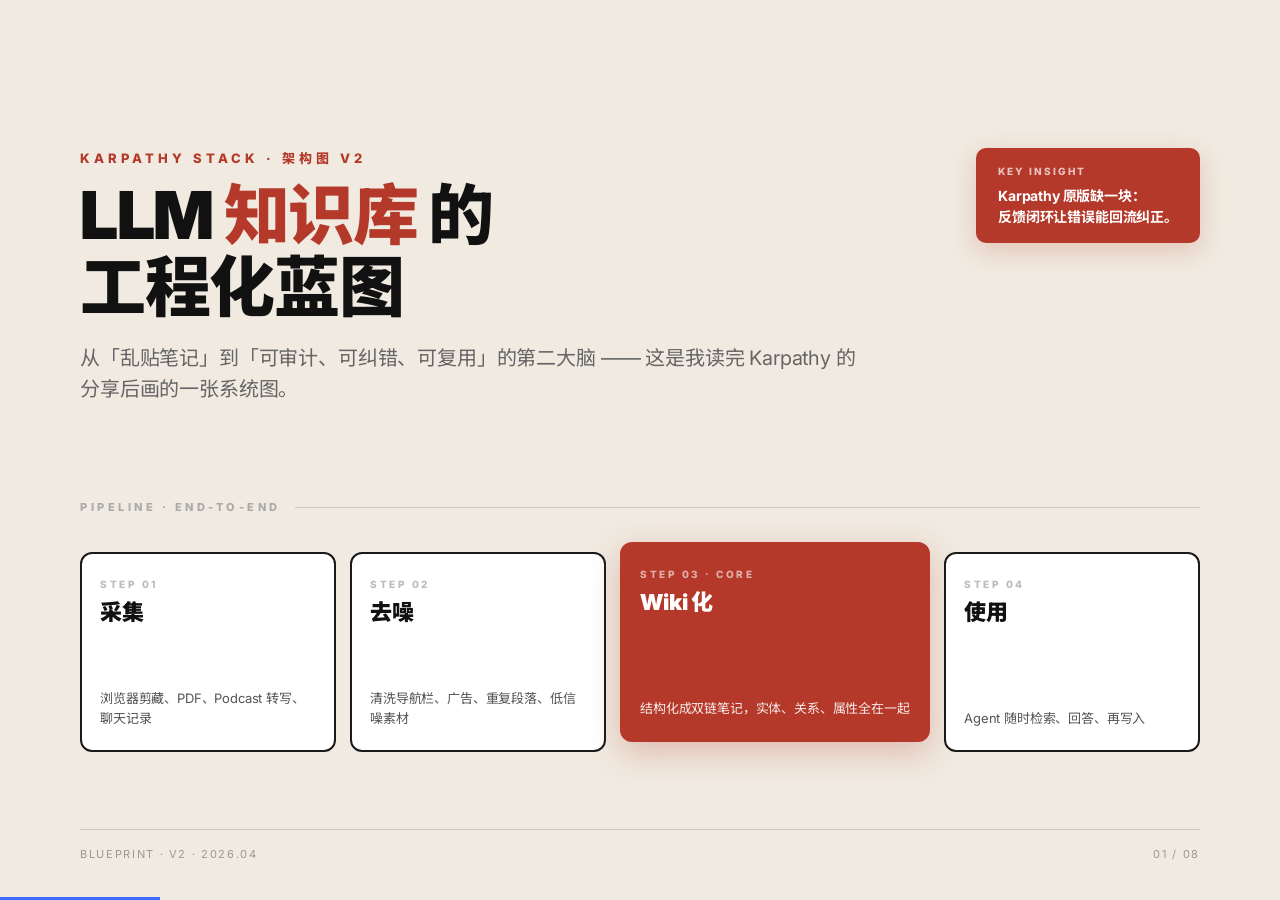
<file: .agents/skills/html-ppt/templates/full-decks/knowledge-arch-blueprint/index.html>
<!DOCTYPE html>
<html lang="zh-CN">
<head>
<meta charset="UTF-8">
<meta name="viewport" content="width=device-width, initial-scale=1">
<title>Knowledge Arch Blueprint</title>
<link rel="stylesheet" href="../../../assets/fonts.css">
<link rel="stylesheet" href="../../../assets/base.css">
<link rel="stylesheet" href="style.css">
</head>
<body class="tpl-knowledge-arch-blueprint">
<div class="deck">

  <!-- 1. COVER -->
  <section class="slide is-active">
    <div class="kb-grid-bg"></div>
    <div style="display:flex;justify-content:space-between;align-items:flex-start;gap:40px;margin-bottom:44px">
      <div>
        <div class="kb-kicker">Karpathy Stack · 架构图 v2</div>
        <h1 class="kb-h1">LLM <span class="rust">知识库</span> 的<br>工程化蓝图</h1>
        <p class="kb-sub">从「乱贴笔记」到「可审计、可纠错、可复用」的第二大脑 —— 这是我读完 Karpathy 的分享后画的一张系统图。</p>
      </div>
      <div class="kb-insight"><span class="kk">KEY INSIGHT</span>Karpathy 原版缺一块：<br>反馈闭环让错误能回流纠正。</div>
    </div>
    <div class="kb-section-label">Pipeline · End-to-end</div>
    <div class="kb-pipeline">
      <div class="kb-step"><div class="kb-step-num">STEP 01</div><div class="kb-step-title">采集</div><div class="kb-step-body">浏览器剪藏、PDF、Podcast 转写、聊天记录</div></div>
      <div class="kb-step"><div class="kb-step-num">STEP 02</div><div class="kb-step-title">去噪</div><div class="kb-step-body">清洗导航栏、广告、重复段落、低信噪素材</div></div>
      <div class="kb-step hero"><div class="kb-step-num">STEP 03 · CORE</div><div class="kb-step-title">Wiki 化</div><div class="kb-step-body">结构化成双链笔记，实体、关系、属性全在一起</div></div>
      <div class="kb-step"><div class="kb-step-num">STEP 04</div><div class="kb-step-title">使用</div><div class="kb-step-body">Agent 随时检索、回答、再写入</div></div>
    </div>
    <div class="kb-footer"><span>Blueprint · v2 · 2026.04</span><span>01 / 08</span></div>
  </section>

  <!-- 2. SECTION DIVIDER -->
  <section class="slide">
    <div class="kb-grid-bg"></div>
    <div style="margin:auto 0">
      <div class="kb-kicker">Chapter One</div>
      <h1 class="kb-h1" style="font-size:120px">为什么 <span class="rust">笔记</span><br>不够用了</h1>
      <p class="kb-sub" style="font-size:24px;margin-top:20px">当你的知识量超过记忆容量，<br>你需要的不是更多文件，而是一张<b>可导航的图</b>。</p>
    </div>
    <div class="kb-footer"><span>Section · Chapter 1</span><span>02 / 08</span></div>
  </section>

  <!-- 3. CONTENT 2-col -->
  <section class="slide">
    <div class="kb-grid-bg"></div>
    <div class="kb-kicker">Problem · Solution</div>
    <h1 class="kb-h1" style="font-size:48px">原版 vs <span class="rust">升级版</span></h1>
    <div class="kb-grid-2">
      <div class="kb-card">
        <div class="kb-kicker" style="color:#888">原版 Karpathy</div>
        <h4>一次性写入</h4>
        <p>采集 → 转写 → 存档，错了就错了。没有回路，没有修正机制，笔记越多越混乱。</p>
      </div>
      <div class="kb-card" style="background:var(--kb-rust-soft);border-color:var(--kb-rust)">
        <div class="kb-kicker">升级 v2</div>
        <h4>反馈闭环</h4>
        <p>AI 使用知识库时记录每次 miss / 幻觉 / 过期事实，自动回灌到源文件，让笔记会自我修正。</p>
      </div>
    </div>
    <div class="kb-legend">
      <div class="d"><span class="b"></span>普通节点</div>
      <div class="d"><span class="b rust"></span>核心节点 · 反馈回路入口</div>
      <div class="d">—— 数据流 &nbsp;&nbsp; ┈┈ 反馈回路</div>
    </div>
    <div class="kb-footer"><span>Content · Compare</span><span>03 / 08</span></div>
  </section>

  <!-- 4. CODE -->
  <section class="slide">
    <div class="kb-grid-bg"></div>
    <div class="kb-kicker">Implementation · Skill Manifest</div>
    <h1 class="kb-h1" style="font-size:48px">反馈回路 <span class="rust">怎么实现</span></h1>
    <p class="kb-sub">一个 100 行的 Agent Skill，把「AI 用得顺不顺」回写成 vault 的一条条修订记录。</p>
    <pre class="kb-codebox"><span class="cm"># skills/wiki-feedback/SKILL.md</span>
<span class="kw">name</span>: wiki-feedback
<span class="kw">trigger</span>: <span class="st">"after every retrieval"</span>

<span class="kw">on_hit</span>:     record(<span class="st">query, path, used=true</span>)
<span class="kw">on_miss</span>:    record(<span class="st">query, reason=</span><span class="hl">"not-in-vault"</span>)
<span class="kw">on_wrong</span>:   record(<span class="st">query, correction, path</span>)

<span class="kw">nightly</span>:
  - <span class="st">aggregate misses → suggest new notes</span>
  - <span class="st">aggregate wrongs → diff-patch old notes</span>
  - <span class="st">commit to git, open PR for human review</span></pre>
    <div class="kb-footer"><span>Content · Code</span><span>04 / 08</span></div>
  </section>

  <!-- 5. DIAGRAM - SVG feedback loop -->
  <section class="slide">
    <div class="kb-grid-bg"></div>
    <div class="kb-kicker">System Diagram</div>
    <h1 class="kb-h1" style="font-size:44px">反馈回路全貌</h1>
    <svg viewBox="0 0 1200 520" style="width:100%;max-width:1200px;margin-top:20px" xmlns="http://www.w3.org/2000/svg">
      <defs>
        <marker id="arrow" viewBox="0 0 10 10" refX="9" refY="5" markerWidth="7" markerHeight="7" orient="auto">
          <path d="M0,0 L10,5 L0,10 z" fill="#1a1a1a"/>
        </marker>
        <marker id="arrow-r" viewBox="0 0 10 10" refX="9" refY="5" markerWidth="7" markerHeight="7" orient="auto">
          <path d="M0,0 L10,5 L0,10 z" fill="#B5392A"/>
        </marker>
      </defs>
      <g font-family="Inter, sans-serif" font-size="16" font-weight="700">
        <!-- boxes -->
        <rect x="40" y="180" width="200" height="120" rx="10" fill="#fff" stroke="#1a1a1a" stroke-width="2"/>
        <text x="140" y="220" text-anchor="middle">Sources</text>
        <text x="140" y="250" text-anchor="middle" font-size="12" font-weight="400" fill="#666">web · pdf · chat</text>

        <rect x="300" y="180" width="200" height="120" rx="10" fill="#fff" stroke="#1a1a1a" stroke-width="2"/>
        <text x="400" y="220" text-anchor="middle">Clean + Split</text>
        <text x="400" y="250" text-anchor="middle" font-size="12" font-weight="400" fill="#666">defuddle / chunker</text>

        <rect x="560" y="160" width="220" height="160" rx="10" fill="#B5392A" stroke="#B5392A" stroke-width="2"/>
        <text x="670" y="210" text-anchor="middle" fill="#fff" font-size="20">Vault (Wiki)</text>
        <text x="670" y="240" text-anchor="middle" font-size="12" font-weight="400" fill="rgba(255,255,255,.8)">markdown · links</text>
        <text x="670" y="262" text-anchor="middle" font-size="12" font-weight="400" fill="rgba(255,255,255,.8)">bases · canvas</text>

        <rect x="840" y="180" width="200" height="120" rx="10" fill="#fff" stroke="#1a1a1a" stroke-width="2"/>
        <text x="940" y="220" text-anchor="middle">Agent Use</text>
        <text x="940" y="250" text-anchor="middle" font-size="12" font-weight="400" fill="#666">retrieve / answer</text>

        <!-- forward arrows -->
        <line x1="245" y1="240" x2="295" y2="240" stroke="#1a1a1a" stroke-width="2" marker-end="url(#arrow)"/>
        <line x1="505" y1="240" x2="555" y2="240" stroke="#1a1a1a" stroke-width="2" marker-end="url(#arrow)"/>
        <line x1="785" y1="240" x2="835" y2="240" stroke="#1a1a1a" stroke-width="2" marker-end="url(#arrow)"/>

        <!-- feedback dashed -->
        <path d="M 940 180 Q 940 80, 670 80 Q 400 80, 400 180" fill="none" stroke="#B5392A" stroke-width="2" stroke-dasharray="6 6" marker-end="url(#arrow-r)"/>
        <rect x="580" y="58" width="180" height="30" rx="6" fill="#F0EAE0" stroke="#B5392A" stroke-width="1"/>
        <text x="670" y="78" text-anchor="middle" fill="#B5392A" font-size="12">FEEDBACK · wrong / miss</text>

        <!-- bottom feedback to sources -->
        <path d="M 940 300 Q 940 420, 670 420 Q 140 420, 140 300" fill="none" stroke="#B5392A" stroke-width="2" stroke-dasharray="6 6" marker-end="url(#arrow-r)"/>
        <rect x="560" y="400" width="220" height="30" rx="6" fill="#F0EAE0" stroke="#B5392A" stroke-width="1"/>
        <text x="670" y="420" text-anchor="middle" fill="#B5392A" font-size="12">NIGHTLY · suggest new sources</text>
      </g>
    </svg>
    <div class="kb-footer"><span>Diagram · Feedback Loop</span><span>05 / 08</span></div>
  </section>

  <!-- 6. STATS -->
  <section class="slide">
    <div class="kb-grid-bg"></div>
    <div class="kb-kicker">After 6 Months</div>
    <h1 class="kb-h1" style="font-size:44px">升级版 <span class="rust">跑了半年</span> 的数据</h1>
    <div style="display:grid;grid-template-columns:1.3fr 1fr 1fr;gap:24px;margin-top:28px;align-items:center">
      <div style="text-align:center"><div class="kb-big-num">13</div><p style="font-size:14px;color:#666;margin-top:6px;letter-spacing:.1em;text-transform:uppercase">关键优化项 · 全部落地</p></div>
      <div class="kb-card"><h4 style="color:var(--kb-rust)">-62%</h4><p>幻觉率（相比无反馈回路版本）</p></div>
      <div class="kb-card"><h4 style="color:var(--kb-rust)">+4.1×</h4><p>单次检索命中率</p></div>
    </div>
    <div class="kb-grid-2" style="margin-top:18px">
      <div class="kb-card"><h4>自动修订 227 条</h4><p>其中 189 条被人工批准合并，38 条被拒绝（数据已归档）。</p></div>
      <div class="kb-card"><h4>新增笔记 412 篇</h4><p>从 miss 日志聚类而来，每篇都有来源追溯。</p></div>
    </div>
    <div class="kb-footer"><span>Content · Stats</span><span>06 / 08</span></div>
  </section>

  <!-- 7. CTA -->
  <section class="slide">
    <div class="kb-grid-bg"></div>
    <div class="kb-kicker">Next Step</div>
    <h1 class="kb-h1" style="font-size:60px">开始你的 <span class="rust">Wiki v2</span></h1>
    <p class="kb-sub">不用重写所有笔记。先接一条回路，让 AI 的每次使用都在「改好」你的 vault。</p>
    <div class="kb-pipeline">
      <div class="kb-step"><div class="kb-step-num">TONIGHT</div><div class="kb-step-title">装 Skill</div><div class="kb-step-body">pnpm i -g @lewis/wiki-feedback</div></div>
      <div class="kb-step"><div class="kb-step-num">DAY 2</div><div class="kb-step-title">跑 7 天</div><div class="kb-step-body">观察 miss log 自动累积</div></div>
      <div class="kb-step hero"><div class="kb-step-num">DAY 8 · CORE</div><div class="kb-step-title">第一次审 PR</div><div class="kb-step-body">花 15 分钟 review 自动生成的修订</div></div>
      <div class="kb-step"><div class="kb-step-num">MONTH 1</div><div class="kb-step-title">开始信它</div><div class="kb-step-body">你的 vault 会变成活的</div></div>
    </div>
    <div class="kb-footer"><span>CTA</span><span>07 / 08</span></div>
  </section>

  <!-- 8. THANKS -->
  <section class="slide">
    <div class="kb-grid-bg"></div>
    <div style="margin:auto 0;text-align:center">
      <div class="kb-kicker">END · blueprint v2</div>
      <h1 class="kb-h1" style="font-size:140px;margin-top:24px">谢谢 <span class="rust">·</span> thanks</h1>
      <p class="kb-sub" style="margin:0 auto;font-size:22px">图纸、Skill、笔记模板都在 <b>github.com/lewis/karpathy-wiki-v2</b></p>
    </div>
    <div class="kb-footer"><span>End of deck</span><span>08 / 08</span></div>
  </section>

</div>
<script src="../../../assets/runtime.js"></script>
</body>
</html>
</file>
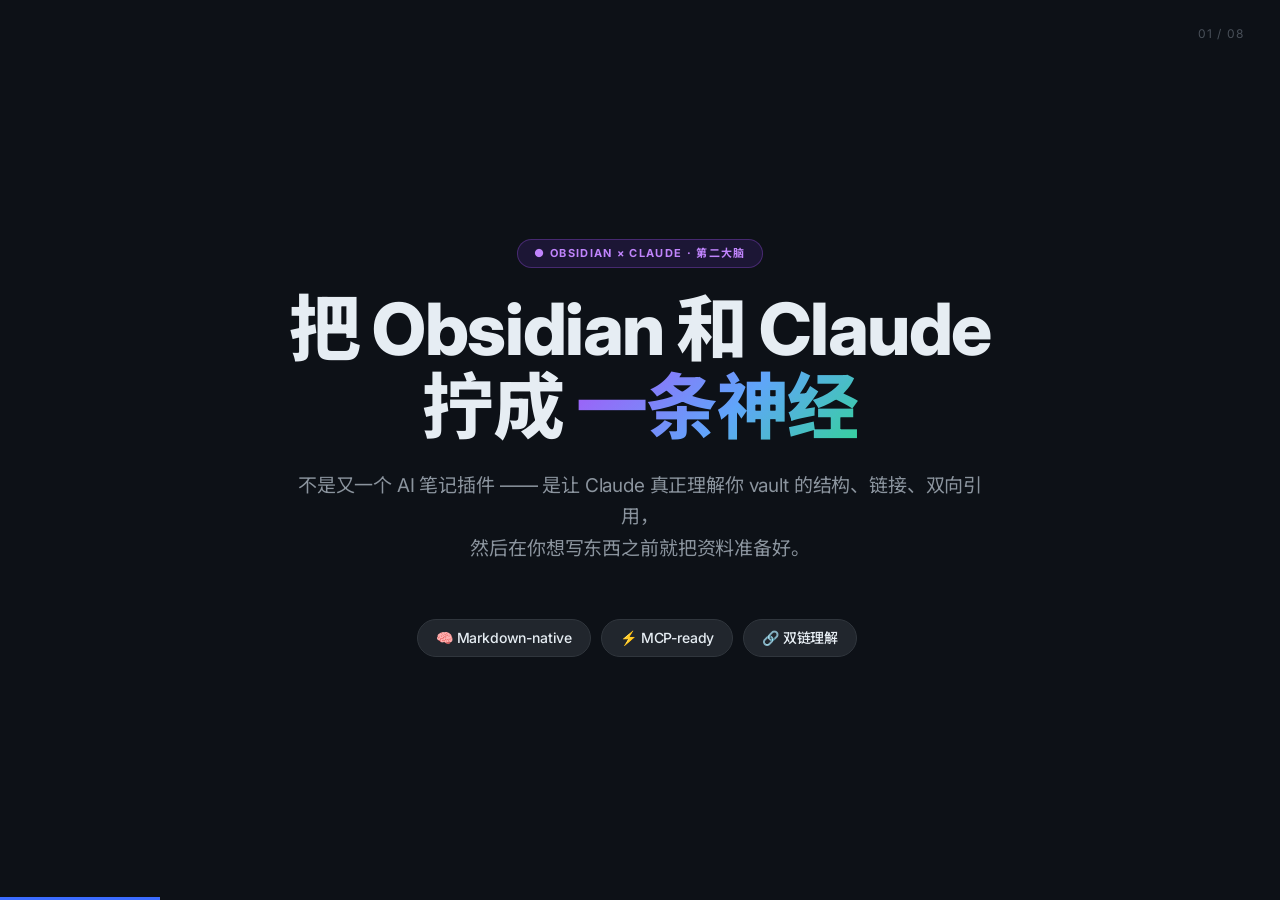
<file: .agents/skills/html-ppt/templates/full-decks/obsidian-claude-gradient/index.html>
<!DOCTYPE html>
<html lang="zh-CN">
<head>
<meta charset="UTF-8">
<meta name="viewport" content="width=device-width, initial-scale=1">
<title>Obsidian × Claude Gradient</title>
<link rel="stylesheet" href="../../../assets/fonts.css">
<link rel="stylesheet" href="../../../assets/base.css">
<link rel="stylesheet" href="style.css">
</head>
<body class="tpl-obsidian-claude-gradient">
<div class="deck">

  <!-- 1. COVER -->
  <section class="slide is-active">
    <div class="oc-cbg"></div>
    <div class="oc-cgrid"></div>
    <div class="oc-snum">01 / 08</div>
    <div class="oc-tag">● OBSIDIAN × CLAUDE · 第二大脑</div>
    <h1 class="oc-h1">把 Obsidian 和 Claude<br>拧成 <span class="oc-g">一条神经</span></h1>
    <p class="oc-sub">不是又一个 AI 笔记插件 —— 是让 Claude 真正理解你 vault 的结构、链接、双向引用，<br>然后在你想写东西之前就把资料准备好。</p>
    <div style="margin-top:32px">
      <span class="oc-pill">🧠 Markdown-native</span>
      <span class="oc-pill">⚡ MCP-ready</span>
      <span class="oc-pill">🔗 双链理解</span>
    </div>
  </section>

  <!-- 2. SECTION -->
  <section class="slide">
    <div class="oc-cbg"></div>
    <div class="oc-cgrid"></div>
    <div class="oc-snum">02 / 08</div>
    <div class="oc-tag">● CHAPTER 01</div>
    <h1 class="oc-h1" style="font-size:110px">Why <span class="oc-g">not</span> Notion?</h1>
    <p class="oc-sub">当你的知识多到会互相引用时，<br>「文件夹」就不够了，「数据库」也不是答案。</p>
  </section>

  <!-- 3. CONTENT — compare cards -->
  <section class="slide">
    <div class="oc-cbg"></div>
    <div class="oc-cgrid"></div>
    <div class="oc-snum">03 / 08</div>
    <div class="oc-tag">● COMPARE</div>
    <h2 class="oc-h2">Notion vs <span class="oc-g">Obsidian</span> · 对 AI 友好度</h2>
    <div class="oc-grid-2">
      <div class="oc-card">
        <span class="oc-badge oc-bb">NOTION</span>
        <h4 style="font-size:20px;margin-bottom:10px">数据库原生</h4>
        <p style="color:var(--oc-dim);font-size:14px;line-height:1.65">适合结构化任务、团队协作，但是——<br>• AI 要走 API，拿不到实时全文<br>• 嵌套块结构复杂，token 成本高<br>• 本地化差，没法当长期记忆</p>
      </div>
      <div class="oc-card" style="border-color:rgba(168,85,247,.35);background:rgba(124,58,237,.05)">
        <span class="oc-badge oc-bp">OBSIDIAN</span>
        <h4 style="font-size:20px;margin-bottom:10px">纯 Markdown + 双链</h4>
        <p style="color:var(--oc-dim);font-size:14px;line-height:1.65">对 AI 天生友好 ——<br>• 所有东西就是文件，Claude 直接读<br>• 双链 = 天然 graph，抽实体几乎零成本<br>• 离线、可 git、可 diff、可回滚</p>
      </div>
    </div>
    <div class="oc-hl" style="margin-top:26px">💡 <b>关键洞察：</b>AI 不需要「更聪明的数据库」，它需要「能被它自己读懂的文件系统」。</div>
  </section>

  <!-- 4. STEPS -->
  <section class="slide">
    <div class="oc-cbg"></div>
    <div class="oc-cgrid"></div>
    <div class="oc-snum">04 / 08</div>
    <div class="oc-tag">● SETUP · 4 STEPS</div>
    <h2 class="oc-h2">从 0 到第一次「AI 写笔记」</h2>
    <div class="oc-steps">
      <div class="oc-step"><div class="oc-sn">1</div><div class="oc-sc"><h4>装 Obsidian + 开 Local REST API 插件</h4><p>社区插件，一个勾就开。它让外部进程能 read/write 你的 vault。</p></div></div>
      <div class="oc-step"><div class="oc-sn">2</div><div class="oc-sc"><h4>接 Claude Desktop + obsidian-mcp server</h4><p>MCP 一个配置文件就能接，token 填 vault 的 api key。</p></div></div>
      <div class="oc-step"><div class="oc-sn">3</div><div class="oc-sc"><h4>装 5 个 obsidian-skills</h4><p>markdown / bases / canvas / cli / defuddle —— 让 Claude 知道怎么正确使用 Obsidian。</p></div></div>
      <div class="oc-step"><div class="oc-sn">4</div><div class="oc-sc"><h4>让 Claude 自己整理一次</h4><p>「帮我把最近 10 篇笔记里的重复概念合并，生成一张新的 MOC」—— 90 秒出结果。</p></div></div>
    </div>
  </section>

  <!-- 5. CODE -->
  <section class="slide">
    <div class="oc-cbg"></div>
    <div class="oc-cgrid"></div>
    <div class="oc-snum">05 / 08</div>
    <div class="oc-tag">● MCP CONFIG</div>
    <h2 class="oc-h2">claude_desktop_config.json</h2>
    <pre class="oc-code"><span class="cm">// ~/Library/Application Support/Claude/claude_desktop_config.json</span>
{
  <span class="cc">"mcpServers"</span>: {
    <span class="cc">"obsidian"</span>: {
      <span class="cc">"command"</span>: <span class="cs">"npx"</span>,
      <span class="cc">"args"</span>: [<span class="cs">"-y"</span>, <span class="cs">"@modelcontextprotocol/server-obsidian"</span>],
      <span class="cc">"env"</span>: {
        <span class="cc">"OBSIDIAN_API_KEY"</span>: <span class="cs">"xxxxxxxxxxxxxxxx"</span>,
        <span class="cc">"OBSIDIAN_HOST"</span>: <span class="cs">"http://127.0.0.1:27123"</span>
      }
    }
  }
}</pre>
    <p class="oc-sub" style="margin-top:18px">重启 Claude Desktop，输入 <b style="color:var(--oc-accent3)">/mcp</b>，你会看到 obsidian 已连。</p>
  </section>

  <!-- 6. STATS -->
  <section class="slide">
    <div class="oc-cbg"></div>
    <div class="oc-cgrid"></div>
    <div class="oc-snum">06 / 08</div>
    <div class="oc-tag">● 3 MONTHS IN</div>
    <h2 class="oc-h2">跑了 90 天，我的 <span class="oc-g">vault 数据</span></h2>
    <div class="oc-grid-3" style="margin-top:28px">
      <div class="oc-card" style="text-align:center"><div class="oc-big oc-g" style="font-size:80px">1,842</div><p style="color:var(--oc-dim);margin-top:8px;font-size:13px">notes in vault</p></div>
      <div class="oc-card" style="text-align:center"><div class="oc-big oc-g" style="font-size:80px">6.3k</div><p style="color:var(--oc-dim);margin-top:8px;font-size:13px">backlinks (由 AI 自动补)</p></div>
      <div class="oc-card" style="text-align:center"><div class="oc-big oc-g" style="font-size:80px">-74%</div><p style="color:var(--oc-dim);margin-top:8px;font-size:13px">找资料平均耗时</p></div>
    </div>
    <div class="oc-hl" style="margin-top:26px">最大收益不是「AI 帮我写」，而是「AI 帮我把旧笔记重新连起来」—— 每周 30 分钟，vault 就会主动生长。</div>
  </section>

  <!-- 7. QUOTE / CTA -->
  <section class="slide">
    <div class="oc-cbg"></div>
    <div class="oc-cgrid"></div>
    <div class="oc-snum">07 / 08</div>
    <div class="oc-tag">● CTA · 今晚可以做</div>
    <div class="oc-quote">
      <blockquote>不要再找「AI 笔记应用」了。<br>你要的是一个 <span class="oc-g">文件夹 + 一条神经</span>。</blockquote>
      <div class="attr">— 我自己，用了 90 天后</div>
    </div>
    <div style="margin-top:36px">
      <span class="oc-pill">⬇ obsidian.md</span>
      <span class="oc-pill">⬇ Claude Desktop</span>
      <span class="oc-pill">⬇ obsidian-mcp</span>
      <span class="oc-pill">⬇ obsidian-skills × 5</span>
    </div>
  </section>

  <!-- 8. THANKS -->
  <section class="slide">
    <div class="oc-cbg"></div>
    <div class="oc-cgrid"></div>
    <div class="oc-snum">08 / 08</div>
    <div class="oc-big oc-g">Thanks.</div>
    <p class="oc-sub" style="margin-top:26px">配置模板、skill manifest、我的 vault 结构图都在 <b style="color:var(--oc-accent3)">github.com/lewis/obsidian-claude</b></p>
  </section>

</div>
<script src="../../../assets/runtime.js"></script>
</body>
</html>
</file>
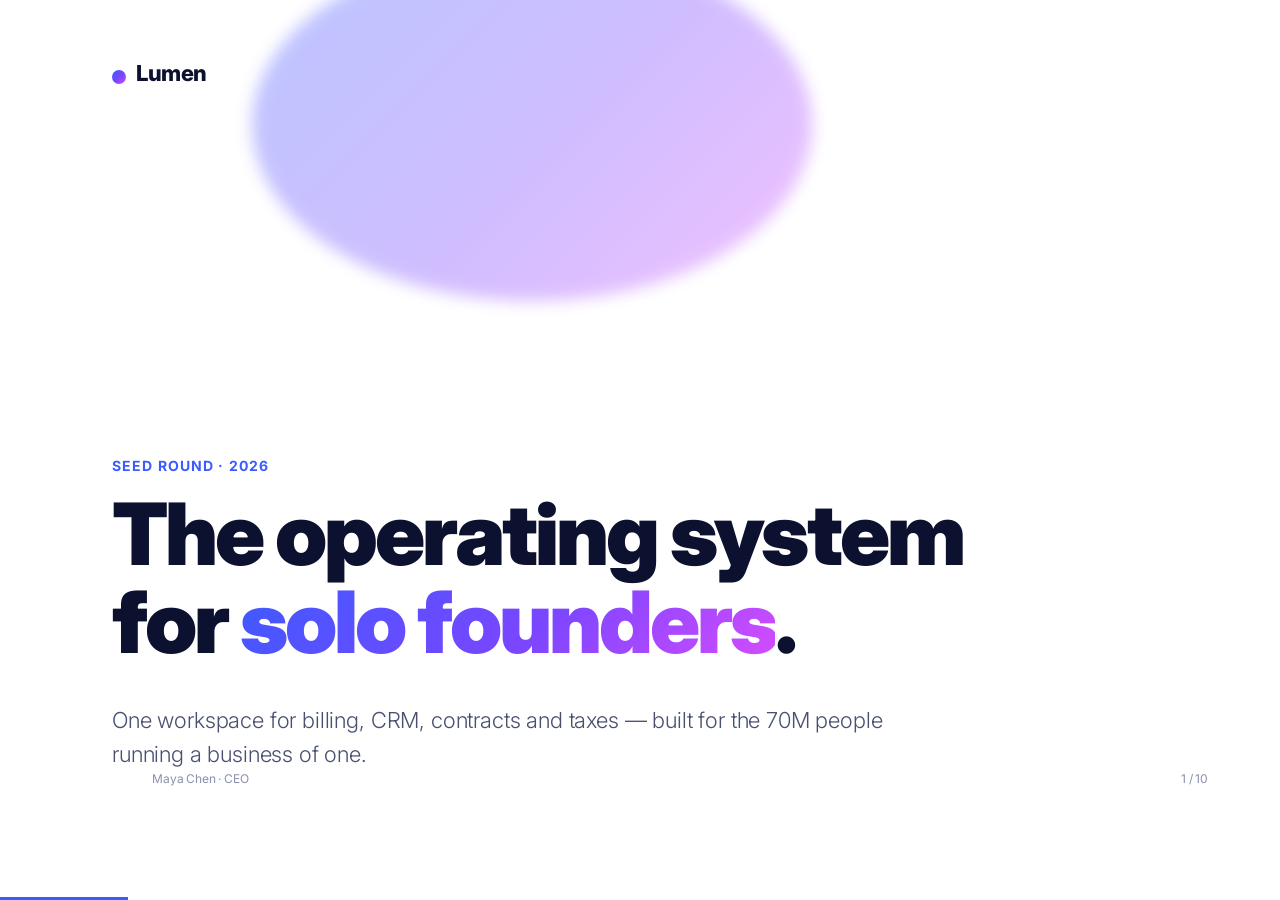
<file: .agents/skills/html-ppt/templates/full-decks/pitch-deck/index.html>
<!DOCTYPE html>
<html lang="en">
<head>
<meta charset="utf-8"><meta name="viewport" content="width=device-width,initial-scale=1">
<title>Lumen · Pitch Deck</title>
<link rel="stylesheet" href="../../../assets/fonts.css">
<link rel="stylesheet" href="../../../assets/base.css">
<link rel="stylesheet" href="../../../assets/animations/animations.css">
<link rel="stylesheet" href="style.css">
</head>
<body class="tpl-pitch-deck">
<div class="deck">

  <!-- 1. Cover -->
  <section class="slide" data-title="Cover">
    <div class="cover-bg"></div>
    <div class="cover-blob"></div>
    <div style="position:absolute;top:56px;left:112px"><span class="brand-dot"></span><span class="brand">Lumen</span></div>
    <p class="kicker">Seed round · 2026</p>
    <h1 class="h1 anim-fade-up" data-anim="fade-up">The operating system<br>for <span class="gradient-text">solo founders</span>.</h1>
    <p class="lede mt-m">One workspace for billing, CRM, contracts and taxes — built for the 70M people running a business of one.</p>
    <div class="deck-footer"><span>Maya Chen · CEO</span><span class="slide-number" data-current="1" data-total="10"></span></div>
  </section>

  <!-- 2. Problem -->
  <section class="slide" data-title="Problem">
    <span class="section-num">01</span>
    <p class="num-tag">PROBLEM</p>
    <h2 class="h2 mt-s">Solo founders duct-tape<br>7+ tools to stay alive.</h2>
    <div class="grid g3 mt-l">
      <div class="card"><h4>Fragmentation</h4><p class="dim">Stripe, QuickBooks, HubSpot, DocuSign, Notion, Gusto, a spreadsheet. Nothing talks.</p></div>
      <div class="card"><h4>$480/mo wasted</h4><p class="dim">Average solo founder pays for 9 SaaS seats they only half-use.</p></div>
      <div class="card"><h4>14 hrs / week lost</h4><p class="dim">Copy-pasting between tools instead of selling.</p></div>
    </div>
  </section>

  <!-- 3. Solution -->
  <section class="slide" data-title="Solution">
    <span class="section-num">02</span>
    <p class="num-tag">SOLUTION</p>
    <h2 class="h2 mt-s">Lumen is <span class="gradient-text">one spine</span><br>for the business of one.</h2>
    <p class="lede mt-m">Invoice a client → the payment lands → the tax is reserved → the contract is filed → your dashboard updates. In one app. Without plumbing.</p>
    <div class="row mt-l">
      <span class="pill pill-accent">Billing</span>
      <span class="pill pill-accent">CRM</span>
      <span class="pill pill-accent">Contracts</span>
      <span class="pill pill-accent">Taxes</span>
      <span class="pill pill-accent">Banking</span>
    </div>
  </section>

  <!-- 4. Product -->
  <section class="slide" data-title="Product">
    <span class="section-num">03</span>
    <p class="num-tag">PRODUCT</p>
    <h2 class="h2 mt-s">Built around "jobs to be done".</h2>
    <div class="grid g2 mt-l">
      <div class="card card-hover"><h4>Get paid</h4><p class="dim">Invoices, subscriptions and Stripe/Wise payouts with a single click. ACH, card, wire, crypto.</p></div>
      <div class="card card-hover"><h4>Stay legal</h4><p class="dim">E-sign contracts from templates. Auto-file 1099s and quarterly estimates.</p></div>
      <div class="card card-hover"><h4>Sell smarter</h4><p class="dim">Lead inbox, pipeline, email sequences. No separate CRM.</p></div>
      <div class="card card-hover"><h4>See the business</h4><p class="dim">Live P&amp;L, runway, top customers, churn. One dashboard, zero spreadsheets.</p></div>
    </div>
  </section>

  <!-- 5. Market -->
  <section class="slide" data-title="Market">
    <span class="section-num">04</span>
    <p class="num-tag">MARKET</p>
    <h2 class="h2 mt-s">A very big small business.</h2>
    <div class="grid g3 mt-l">
      <div class="metric"><div class="n">73M</div><div class="l">solo businesses in the US + EU</div></div>
      <div class="metric"><div class="n">$186B</div><div class="l">TAM · horizontal SaaS spend</div></div>
      <div class="metric"><div class="n">9.4%</div><div class="l">CAGR through 2030</div></div>
    </div>
    <p class="lede mt-l">Creators, consultants, indie devs, coaches, freelancers — the fastest-growing segment of the workforce, and the most under-served by tooling.</p>
  </section>

  <!-- 6. Business model -->
  <section class="slide" data-title="Business Model">
    <span class="section-num">05</span>
    <p class="num-tag">BUSINESS MODEL</p>
    <h2 class="h2 mt-s">Flat SaaS + payment rake.</h2>
    <div class="grid g3 mt-l">
      <div class="card"><h4>Starter</h4><div class="metric mt-s"><div class="n" style="font-size:56px">$29</div><div class="l">/ month · core billing + CRM</div></div></div>
      <div class="card card-accent"><h4>Pro</h4><div class="metric mt-s"><div class="n" style="font-size:56px">$79</div><div class="l">/ month · contracts, taxes, banking</div></div></div>
      <div class="card"><h4>+ Payments</h4><div class="metric mt-s"><div class="n" style="font-size:56px">0.4%</div><div class="l">interchange rake on processed volume</div></div></div>
    </div>
    <p class="dim mt-l">Blended LTV $1,920 · CAC payback 5 months at current funnel.</p>
  </section>

  <!-- 7. Traction -->
  <section class="slide" data-title="Traction">
    <span class="section-num">06</span>
    <p class="num-tag">TRACTION</p>
    <h2 class="h2 mt-s">6 months, growing 38% MoM.</h2>
    <div class="traction-bar mt-l">
      <div class="bar" style="height:18%"><em>$6k</em><span>Oct</span></div>
      <div class="bar" style="height:30%"><em>$11k</em><span>Nov</span></div>
      <div class="bar" style="height:44%"><em>$17k</em><span>Dec</span></div>
      <div class="bar" style="height:62%"><em>$26k</em><span>Jan</span></div>
      <div class="bar" style="height:82%"><em>$38k</em><span>Feb</span></div>
      <div class="bar" style="height:100%"><em>$54k</em><span>Mar</span></div>
    </div>
    <p class="dim mt-l" style="margin-top:48px">2,140 paying customers · NPS 72 · Net retention 118%</p>
  </section>

  <!-- 8. Team -->
  <section class="slide" data-title="Team">
    <span class="section-num">07</span>
    <p class="num-tag">TEAM</p>
    <h2 class="h2 mt-s">Shipped at scale before.</h2>
    <div class="grid g3 mt-l">
      <div class="card team-card"><div class="avatar">MC</div><h4>Maya Chen</h4><p class="dim">CEO · ex-Stripe billing lead. 8 yrs in payments.</p></div>
      <div class="card team-card"><div class="avatar">RP</div><h4>Raj Patel</h4><p class="dim">CTO · ex-Linear. Built multiplayer sync at 10M users.</p></div>
      <div class="card team-card"><div class="avatar">EK</div><h4>Elena Kim</h4><p class="dim">Head of Design · ex-Notion. Shipped the mobile relaunch.</p></div>
    </div>
  </section>

  <!-- 9. Ask -->
  <section class="slide" data-title="The Ask">
    <p class="num-tag">THE ASK</p>
    <div class="ask-box mt-m">
      <h2 class="h2">Raising $4.5M seed.</h2>
      <p class="lede" style="color:rgba(255,255,255,.9);max-width:60ch">18 months of runway to reach $3M ARR. 40% engineering, 35% growth, 15% compliance/banking licenses, 10% runway buffer.</p>
      <div class="row mt-l" style="gap:40px">
        <div><div style="font-size:44px;font-weight:900">$4.5M</div><div class="dim">SAFE · post-money cap $28M</div></div>
        <div><div style="font-size:44px;font-weight:900">18 mo</div><div class="dim">runway to Series A</div></div>
        <div><div style="font-size:44px;font-weight:900">$3M</div><div class="dim">ARR target by close</div></div>
      </div>
    </div>
  </section>

  <!-- 10. Thanks -->
  <section class="slide center tc" data-title="Thanks">
    <div class="cover-bg"></div>
    <div>
      <div class="mega">Thanks.</div>
      <p class="mega-sub">maya@lumen.app · lumen.app/investors</p>
      <div class="row mt-l" style="justify-content:center;gap:24px">
        <span class="pill pill-accent">Let's talk</span>
        <span class="pill">Deck v4.2 · Apr 2026</span>
      </div>
    </div>
  </section>

</div>
<script src="../../../assets/runtime.js"></script>
</body></html>
</file>
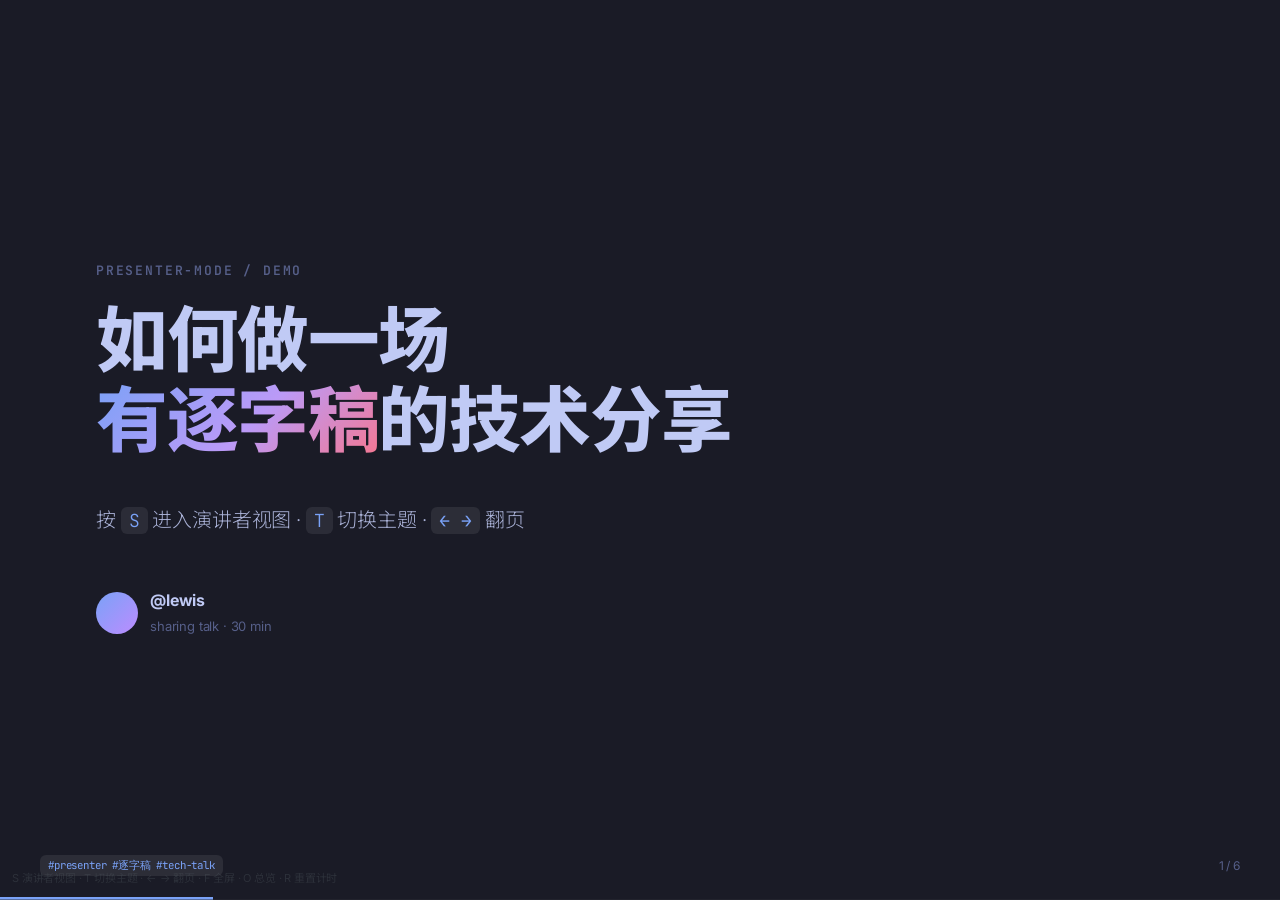
<file: .agents/skills/html-ppt/templates/full-decks/presenter-mode-reveal/index.html>
<!DOCTYPE html>
<html lang="zh-CN" data-themes="tokyo-night,dracula,catppuccin-mocha,nord,corporate-clean">
<head>
<meta charset="utf-8">
<meta name="viewport" content="width=device-width,initial-scale=1">
<title>演讲者模式示例 · Presenter Mode Deck</title>
<link rel="stylesheet" href="../../../assets/fonts.css">
<link rel="stylesheet" href="../../../assets/base.css">
<link rel="stylesheet" id="theme-link" href="../../../assets/themes/tokyo-night.css">
<link rel="stylesheet" href="../../../assets/animations/animations.css">
<link rel="stylesheet" href="style.css">
</head>
<body class="tpl-presenter-mode-reveal">
<div class="deck">

  <!-- ============ 1. COVER ============ -->
  <section class="slide" data-title="Cover">
    <p class="kicker">presenter-mode / demo</p>
    <h1 class="h1 anim-fade-up" data-anim="fade-up">如何做一场<br><span style="background:var(--grad);-webkit-background-clip:text;background-clip:text;color:transparent">有逐字稿</span>的技术分享</h1>
    <p class="lede mt-m">按 <span class="mono">S</span> 进入演讲者视图 · <span class="mono">T</span> 切换主题 · <span class="mono">← →</span> 翻页</p>
    <div class="speaker">
      <div class="av"></div>
      <div><b>@lewis</b><span>sharing talk · 30 min</span></div>
    </div>
    <div class="deck-footer">
      <span class="mono">#presenter #逐字稿 #tech-talk</span>
      <span class="slide-number" data-current="1" data-total="6"></span>
    </div>
    <aside class="notes">
      <p>大家好，欢迎来到今天的技术分享。我是 lewis，今天想跟大家聊一个很多人忽略但其实非常影响演讲效果的话题——<strong>如何让一场技术分享既有深度，又讲得不卡壳</strong>。</p>
      <p>在正式开始之前，先跟大家介绍一下这份 deck 本身：这是一个支持<em>演讲者模式</em>的 HTML 幻灯片模板。现在你们看到的是观众视图，但我自己的屏幕上看到的是完全不一样的东西——当前页、下一页、完整逐字稿、计时器，全在一块屏幕上。</p>
      <p>为什么我要专门做这个？因为我发现自己做技术分享时最大的痛点不是 PPT 不够好看，而是<strong>讲到某一页突然不知道该说什么，或者忘了过渡怎么接</strong>。今天这份分享既是内容本身，也是个演示——我会一直开着演讲者模式讲，你们可以观察我讲得有多流畅。</p>
      <p>今天分享大概 30 分钟，分 5 个部分。有问题随时打断。Let's go.</p>
    </aside>
  </section>

  <!-- ============ 2. AGENDA ============ -->
  <section class="slide" data-title="Agenda">
    <p class="kicker">agenda</p>
    <h2 class="h2">今天要讲的 5 件事</h2>
    <div class="stack mt-l">
      <div class="agenda-row"><span class="num">01</span><span class="t">为什么 PPT 本身做得好还不够</span><span class="d">~5min</span></div>
      <div class="agenda-row"><span class="num">02</span><span class="t">演讲者模式到底该有哪些信息</span><span class="d">~6min</span></div>
      <div class="agenda-row"><span class="num">03</span><span class="t">逐字稿怎么写才不像念稿</span><span class="d">~8min</span></div>
      <div class="agenda-row"><span class="num">04</span><span class="t">Live demo · html-ppt skill 怎么用</span><span class="d">~8min</span></div>
      <div class="agenda-row"><span class="num">05</span><span class="t">Takeaways + Q&amp;A</span><span class="d">~3min</span></div>
    </div>
    <aside class="notes">
      <p>先过一下今天的议程。</p>
      <p>第一部分我想先说服你们<strong>"PPT 做得漂亮≠讲得好"</strong>。我见过太多很精致的 deck，但讲的人一上去就开始 "嗯…这个…就是…"。</p>
      <p>第二部分聊演讲者视图。业界的产品其实差别蛮大的，Keynote、PowerPoint、reveal.js 都有各自的方案，但真正好用的设计逻辑是什么，我会给出我的答案。</p>
      <p>第三部分是今天的<em>核心</em>——逐字稿。很多人以为逐字稿就是把要说的话一字不差写下来，错。逐字稿的目的是让你<strong>"看一眼就接得上"</strong>，写法完全不一样。</p>
      <p>第四部分会现场 demo 我自己用的 html-ppt skill，展示如何 30 分钟出一份带逐字稿的 deck。</p>
      <p>最后收尾 + 答疑。</p>
      <p>OK，进入第一部分。</p>
    </aside>
  </section>

  <!-- ============ 3. PROBLEM ============ -->
  <section class="slide" data-title="Problem">
    <p class="kicker">// part 01 · problem</p>
    <h2 class="h2">做 PPT 和讲 PPT，<br>是<span class="accent">两件事</span>。</h2>
    <div class="grid g3 mt-l">
      <div class="card card-accent">
        <h4>✅ PPT 做得好</h4>
        <p class="dim">主题统一、排版干净、图表清晰、动效克制。这些是"静态作品"的质量。</p>
      </div>
      <div class="card card-accent">
        <h4>❌ 讲得好</h4>
        <p class="dim">逻辑连贯、语速稳定、不 "嗯啊"、能接住问题、能当场调整节奏。</p>
      </div>
      <div class="card card-accent">
        <h4>💡 差别在哪</h4>
        <p class="dim">前者是<strong>纸上功夫</strong>，后者需要你<strong>"看一眼幻灯片就知道下句话说什么"</strong>。</p>
      </div>
    </div>
    <aside class="notes">
      <p>我先抛一个可能有争议的观点——<strong>做 PPT 和讲 PPT 是两件完全不同的事</strong>。</p>
      <p>大家看左边这张卡片，"PPT 做得好" 意味着什么？主题统一、排版干净、图表清晰、动效克制——这些都是<em>静态作品</em>的质量标准，可以离线评判。</p>
      <p>但中间这张卡片就不一样了："讲得好" 意味着逻辑连贯、语速稳定、不卡壳、能接住提问、能根据现场反应调整节奏——这些是<strong>临场能力</strong>，跟 PPT 好不好看基本没关系。</p>
      <p>最关键的是右边这句话——讲得好的人，本质上是"<strong>看一眼幻灯片就知道下句话说什么</strong>"。这个能力靠什么？不是背稿，也不是即兴发挥，而是靠<em>合理设计的提词器系统</em>。</p>
      <p>今天接下来 25 分钟，我就是围绕这个核心问题展开的。</p>
    </aside>
  </section>

  <!-- ============ 4. SOLUTION ============ -->
  <section class="slide" data-title="Presenter View">
    <p class="kicker">// part 02 · presenter view</p>
    <h2 class="h2">演讲者视图应该有<span class="accent">四块信息</span></h2>
    <div class="grid g2 mt-l">
      <div>
        <div class="feature-row"><span class="num blue">①</span><div><b>当前页大图</b><p class="dim">占视图一半以上，保证你能扫一眼就知道观众现在看到什么。</p></div></div>
        <div class="feature-row"><span class="num green">②</span><div><b>下一页预览</b><p class="dim">帮你提前准备过渡句，避免"下一页我忘了讲什么了"。</p></div></div>
      </div>
      <div>
        <div class="feature-row"><span class="num orange">③</span><div><b>逐字稿区域</b><p class="dim">大字号、高对比度、支持滚动，这才是演讲者真正在看的东西。</p></div></div>
        <div class="feature-row"><span class="num purple">④</span><div><b>计时器 + 页码</b><p class="dim">知道自己讲了多久、还剩几页，节奏全凭这个。</p></div></div>
      </div>
    </div>
    <aside class="notes">
      <p>演讲者模式应该给你四块信息。我按重要性排序。</p>
      <p>第一块，<strong>当前页大图</strong>。这个必须占据视图一半以上空间，因为它是你跟观众的"同步锚"——观众看到什么，你脑子里也得是什么。</p>
      <p>第二块，<strong>下一页预览</strong>。这个很多人不理解为什么要放，我解释一下：演讲最卡的瞬间不是讲某一页，而是<em>翻到下一页的那 2 秒</em>。如果你提前看到下一页长什么样，过渡句自然就有了。</p>
      <p>第三块，<strong>逐字稿区域</strong>——这是今天的重点，下一部分我会专门讲。这里先说一个硬性要求：字号必须大、对比度必须高、必须能滚动。因为你讲的时候<em>只有余光瞄一下</em>，字小了根本来不及读。</p>
      <p>第四块，<strong>计时器和页码</strong>。知道自己讲了多久、还剩几页——节奏感全靠它。Keynote 做得最好，reveal.js 默认不够清楚。</p>
      <p>这四块缺一不可。今天这个 deck 我把这四块都做出来了，按 S 大家可以试试。</p>
    </aside>
  </section>

  <!-- ============ 5. SCRIPT ============ -->
  <section class="slide" data-title="Script">
    <p class="kicker">// part 03 · script</p>
    <h2 class="h2">逐字稿的<span class="accent">3 条铁律</span></h2>
    <div class="stack mt-l">
      <div class="rule-row">
        <span class="num red">01</span>
        <div>
          <b>不是一字不差的讲稿，是<span class="accent">"提示信号"</span></b>
          <p class="dim">把要讲的核心点加粗，把过渡句单独成段，把数据和名字列清楚——<em>让你看一眼就接得上</em>。</p>
        </div>
      </div>
      <div class="rule-row">
        <span class="num red">02</span>
        <div>
          <b>每页 <span class="accent">150–300 字</span>，不多不少</b>
          <p class="dim">少于 150 字提示不够，多于 300 字你没时间读。按 2–3 分钟/页的节奏控制。</p>
        </div>
      </div>
      <div class="rule-row">
        <span class="num red">03</span>
        <div>
          <b>用<span class="accent">口语</span>写，不用书面语</b>
          <p class="dim">"因此" → "所以"；"该方案" → "这个方案"。写的时候读一遍，听起来像说话才对。</p>
        </div>
      </div>
    </div>
    <aside class="notes">
      <p>进入最核心的一部分——逐字稿怎么写。我总结了 3 条铁律。</p>
      <p><strong>第一条，逐字稿不是讲稿</strong>。很多人一听"逐字稿"就以为要把每句话一字不差写下来。错。如果你照着稿念，观众会立刻看出来，信任感瞬间崩塌。</p>
      <p>逐字稿的真实作用是<em>"提示信号"</em>——把核心要点加粗，把过渡句单独成段，把数据和专有名词列清楚。这样你讲的时候<strong>瞄一眼就能接得上</strong>，但说出来的还是你自己的话。</p>
      <p><strong>第二条，每页控制在 150 到 300 字</strong>。这个是我做了十几场分享摸出来的经验值。少于 150 字提示不够，讲到一半卡住；多于 300 字你根本来不及扫完。按一页讲 2 到 3 分钟算，这个字数刚好。</p>
      <p><strong>第三条，用口语写</strong>。这条最多人栽跟头。你写"因此"，讲出来会变成"所以"；你写"该方案"，讲出来会变成"这个方案"。<em>写的时候读一遍</em>，不拗口才对。</p>
      <p>这三条配合起来，你会发现讲 PPT 突然变成了一件很舒服的事。</p>
    </aside>
  </section>

  <!-- ============ 6. DEMO + CLOSING ============ -->
  <section class="slide" data-title="Demo & Close">
    <p class="kicker">// part 04-05 · demo + close</p>
    <h2 class="h2">现在<span class="accent">你也能做到</span></h2>
    <div class="code-block mt-m">
<span class="comment"># 安装 html-ppt skill</span>
<span class="cmd">npx</span> skills add <span class="flag">https://github.com/lewislulu/html-ppt-skill</span>

<span class="comment"># 复制演讲者模式模板</span>
<span class="cmd">cp -r</span> templates/full-decks/presenter-mode-reveal examples/my-talk
<span class="cmd">open</span> examples/my-talk/index.html

<span class="comment"># 键盘操作</span>
<span class="flag">S</span>  <span class="comment">→ 进入演讲者视图</span>
<span class="flag">T</span>  <span class="comment">→ 切换主题（5 种预设）</span>
<span class="flag">← →</span> <span class="comment">→ 翻页</span>
<span class="flag">R</span>  <span class="comment">→ 重置计时器</span>
    </div>
    <p class="lede mt-m tc">关键是：<strong>每一页 &lt;aside class="notes"&gt; 里写 150–300 字逐字稿</strong>。</p>
    <div class="deck-footer">
      <span class="mono">#thanks · Q&amp;A</span>
      <span class="slide-number" data-current="6" data-total="6"></span>
    </div>
    <aside class="notes">
      <p>最后我演示一下这个 skill 怎么用，给大家省点时间自己摸索。</p>
      <p>第一步，装 html-ppt skill，一行命令。第二步，把我这个 <code>presenter-mode-reveal</code> 模板复制到你自己的 examples 目录。第三步，打开 html，按 S。</p>
      <p>键盘操作我列在这里了。<strong>S 进入演讲者视图、T 切换主题、左右键翻页、R 重置计时器</strong>。主题默认带 5 个——tokyo-night、dracula、catppuccin-mocha、nord、corporate-clean——基本覆盖了深色技术分享、浅色商务汇报两种常见场景。</p>
      <p>最关键的一步——<em>每一页底部的 <code>&lt;aside class="notes"&gt;</code> 里，老老实实写 150 到 300 字的逐字稿</em>。这是整个方法论的交付物。AI 可以帮你写初稿，但你一定要自己过一遍，读出来听听是不是你会说的话。</p>
      <p>好，我今天就讲到这里。如果你做下一场分享的时候想起了这个"演讲者视图 + 逐字稿"的组合，并且觉得讲得比以前顺——那就是我最大的收获。谢谢大家，有问题现在开始。</p>
    </aside>
  </section>

</div>

<div style="position:fixed;bottom:12px;left:12px;font-size:11px;color:#484f5866;z-index:100;pointer-events:none">
  S 演讲者视图 · T 切换主题 · ← → 翻页 · F 全屏 · O 总览 · R 重置计时
</div>

<script src="../../../assets/runtime.js"></script>
</body>
</html>
</file>
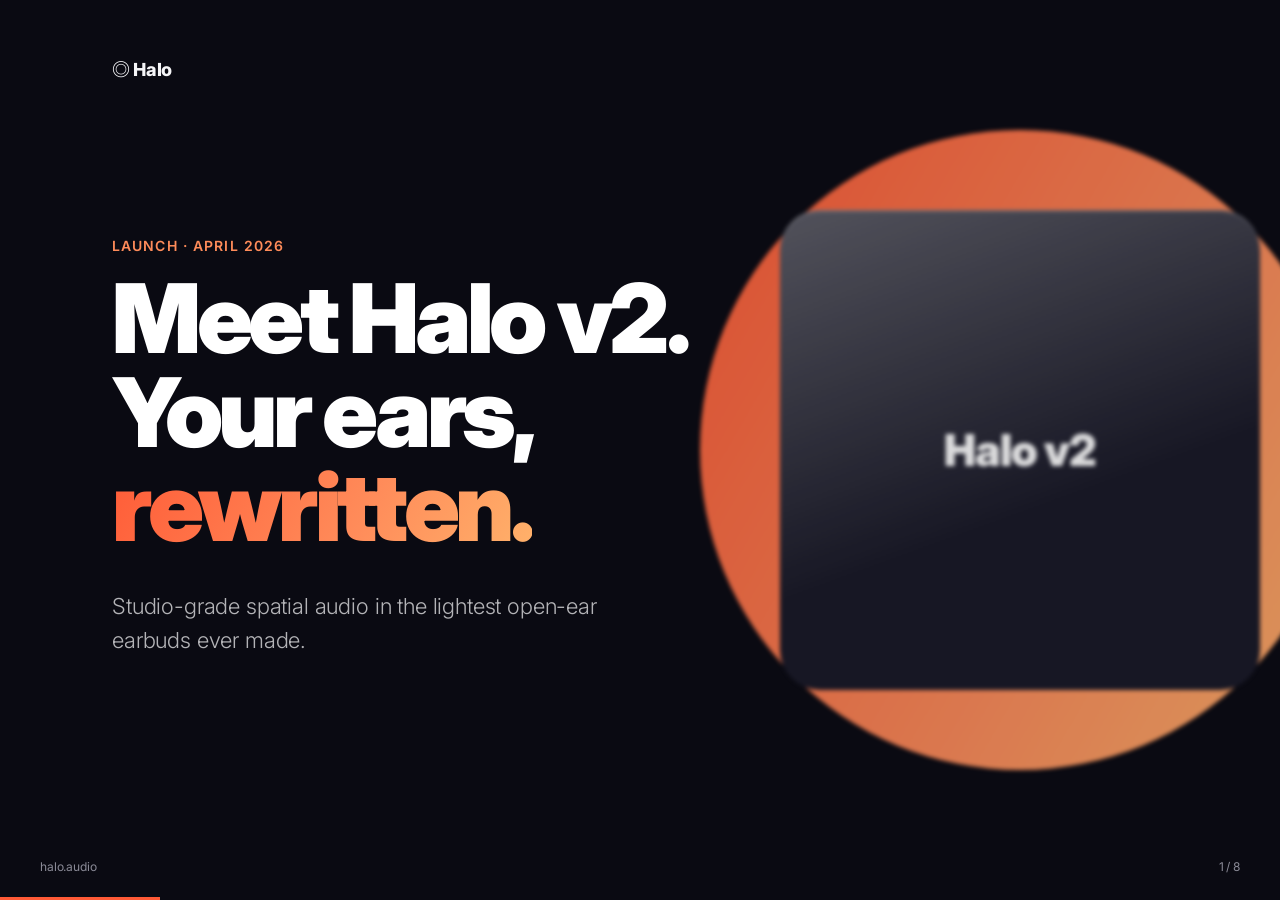
<file: .agents/skills/html-ppt/templates/full-decks/product-launch/index.html>
<!DOCTYPE html>
<html lang="en">
<head>
<meta charset="utf-8"><meta name="viewport" content="width=device-width,initial-scale=1">
<title>Halo v2 · Launch</title>
<link rel="stylesheet" href="../../../assets/fonts.css">
<link rel="stylesheet" href="../../../assets/base.css">
<link rel="stylesheet" href="../../../assets/animations/animations.css">
<link rel="stylesheet" href="style.css">
</head>
<body class="tpl-product-launch">
<div class="deck">

  <!-- 1. Cover / hero -->
  <section class="slide dark" data-title="Cover">
    <div class="hero-shot"></div>
    <div style="position:absolute;top:56px;left:112px" class="brand">◎ Halo</div>
    <p class="kicker">Launch · April 2026</p>
    <h1 class="h1 anim-fade-up" data-anim="fade-up">Meet Halo v2.<br>Your ears,<br><span style="background:var(--grad);-webkit-background-clip:text;background-clip:text;color:transparent">rewritten.</span></h1>
    <p class="lede mt-m" style="max-width:42ch">Studio-grade spatial audio in the lightest open-ear earbuds ever made.</p>
    <div class="deck-footer"><span>halo.audio</span><span class="slide-number" data-current="1" data-total="8"></span></div>
  </section>

  <!-- 2. Introducing -->
  <section class="slide center tc" data-title="Introducing">
    <div>
      <p class="kicker">Introducing</p>
      <h1 class="h1" style="font-size:140px">Halo v2</h1>
      <p class="lede" style="margin:24px auto;max-width:56ch">Four years of research. Three generations of silicon. One product you'll forget you're wearing.</p>
    </div>
  </section>

  <!-- 3. Feature 1 -->
  <section class="slide" data-title="Sound">
    <p class="kicker">01 · The sound</p>
    <h2 class="h2">Hear the room<br>around the music.</h2>
    <div class="grid g3 mt-l">
      <div class="feature-card"><div class="icon">♪</div><h4>Open-ear spatial</h4><p class="dim">16mm titanium drivers angled into the ear canal. You hear the song and the world at once.</p></div>
      <div class="feature-card"><div class="icon">◈</div><h4>Lossless 24-bit</h4><p class="dim">aptX Lossless and Hi-Res LDAC over Bluetooth 5.4. No dongles, no compromises.</p></div>
      <div class="feature-card"><div class="icon">◐</div><h4>Adaptive EQ</h4><p class="dim">Tunes itself to the shape of your ear every 120 seconds.</p></div>
    </div>
  </section>

  <!-- 4. Feature 2 -->
  <section class="slide dark" data-title="Fit">
    <p class="kicker">02 · The fit</p>
    <h2 class="h2">4.9 grams.<br>All-day forgettable.</h2>
    <div class="grid g3 mt-l">
      <div class="card"><h4>Liquid-silicone hook</h4><p>Wraps behind the ear like a glasses arm. Never falls out on a run.</p></div>
      <div class="card"><h4>IP57 sweat + rain</h4><p>Take them in the ocean. Rinse them under the tap. We dare you.</p></div>
      <div class="card"><h4>14h + 42h case</h4><p>A full workweek of commutes on one charge of the case.</p></div>
    </div>
  </section>

  <!-- 5. Feature 3 -->
  <section class="slide" data-title="Intelligence">
    <p class="kicker">03 · The intelligence</p>
    <h2 class="h2">An AI that listens<br>so you don't have to.</h2>
    <div class="grid g2 mt-l">
      <div class="feature-card"><div class="icon">✦</div><h4>Live translate</h4><p class="dim">Real-time translation in 41 languages. Whispered directly into your ear, with a 380ms lag.</p></div>
      <div class="feature-card"><div class="icon">✧</div><h4>Meeting recap</h4><p class="dim">Double-tap to record. Walk away with a summary, action items, and a searchable transcript.</p></div>
    </div>
  </section>

  <!-- 6. How it works -->
  <section class="slide" data-title="How it works">
    <p class="kicker">How it works</p>
    <h2 class="h2">Three taps. You're in.</h2>
    <div class="stack mt-l" style="max-width:900px">
      <div class="step"><div class="n">1</div><div><h4>Open the case near your phone</h4><p class="dim">iOS and Android pair automatically over Bluetooth LE. No app downloads required.</p></div></div>
      <div class="step"><div class="n">2</div><div><h4>Pick your profile</h4><p class="dim">Commute, Focus, Workout, Cinema. Each is a complete audio + transparency recipe.</p></div></div>
      <div class="step"><div class="n">3</div><div><h4>Just listen</h4><p class="dim">Halo adapts to your ear shape, your environment, and your hearing profile — continuously.</p></div></div>
    </div>
  </section>

  <!-- 7. Pricing -->
  <section class="slide" data-title="Pricing">
    <p class="kicker">Pricing</p>
    <h2 class="h2">Pick your Halo.</h2>
    <div class="grid g3 mt-l" style="align-items:start">
      <div class="price-card">
        <h4>Halo Lite</h4>
        <div class="amount">$179</div>
        <p class="dim">Open-ear audio, IP57, 12h battery.</p>
        <ul><li>AAC + SBC</li><li>Single-tap controls</li><li>USB-C charging</li></ul>
      </div>
      <div class="price-card pro">
        <h4>Halo v2 · Pro</h4>
        <div class="amount">$279</div>
        <p class="dim">Everything, in its best form.</p>
        <ul><li>Hi-Res Lossless</li><li>Live translate · 41 lang</li><li>Wireless + MagSafe charging</li><li>Adaptive EQ</li></ul>
      </div>
      <div class="price-card">
        <h4>Halo Studio</h4>
        <div class="amount">$399</div>
        <p class="dim">For creators and field recorders.</p>
        <ul><li>32-bit binaural capture</li><li>XLR dongle included</li><li>Lifetime firmware</li></ul>
      </div>
    </div>
  </section>

  <!-- 8. Testimonial + CTA combined? Task says 8 slides w/ testimonial + CTA as separate. Keep 8: testimonial on 7, but we've used 7 already. Re-plan: cover(1) intro(2) f1(3) f2(4) f3(5) how(6) pricing(7) testimonial+CTA(8) -->
  <section class="slide dark" data-title="Ship">
    <p class="kicker">One more thing</p>
    <div class="row" style="gap:80px;align-items:center">
      <div style="flex:1">
        <p class="testimonial">"I forgot I was wearing them. Then I remembered, and I didn't want to take them off."</p>
        <p class="dim mt-m">— Marques Lin, The Verge · early review</p>
      </div>
      <div style="flex:0 0 auto;text-align:center">
        <p class="dim mb-m">Ships May 14 · from</p>
        <div style="font-size:96px;font-weight:900;letter-spacing:-.04em">$279</div>
        <a class="cta-btn mt-l" href="#">Pre-order Halo v2 →</a>
        <p class="dim mt-m" style="font-size:13px">Free shipping · 45-day return · 2-year warranty</p>
      </div>
    </div>
  </section>

</div>
<script src="../../../assets/runtime.js"></script>
</body></html>
</file>
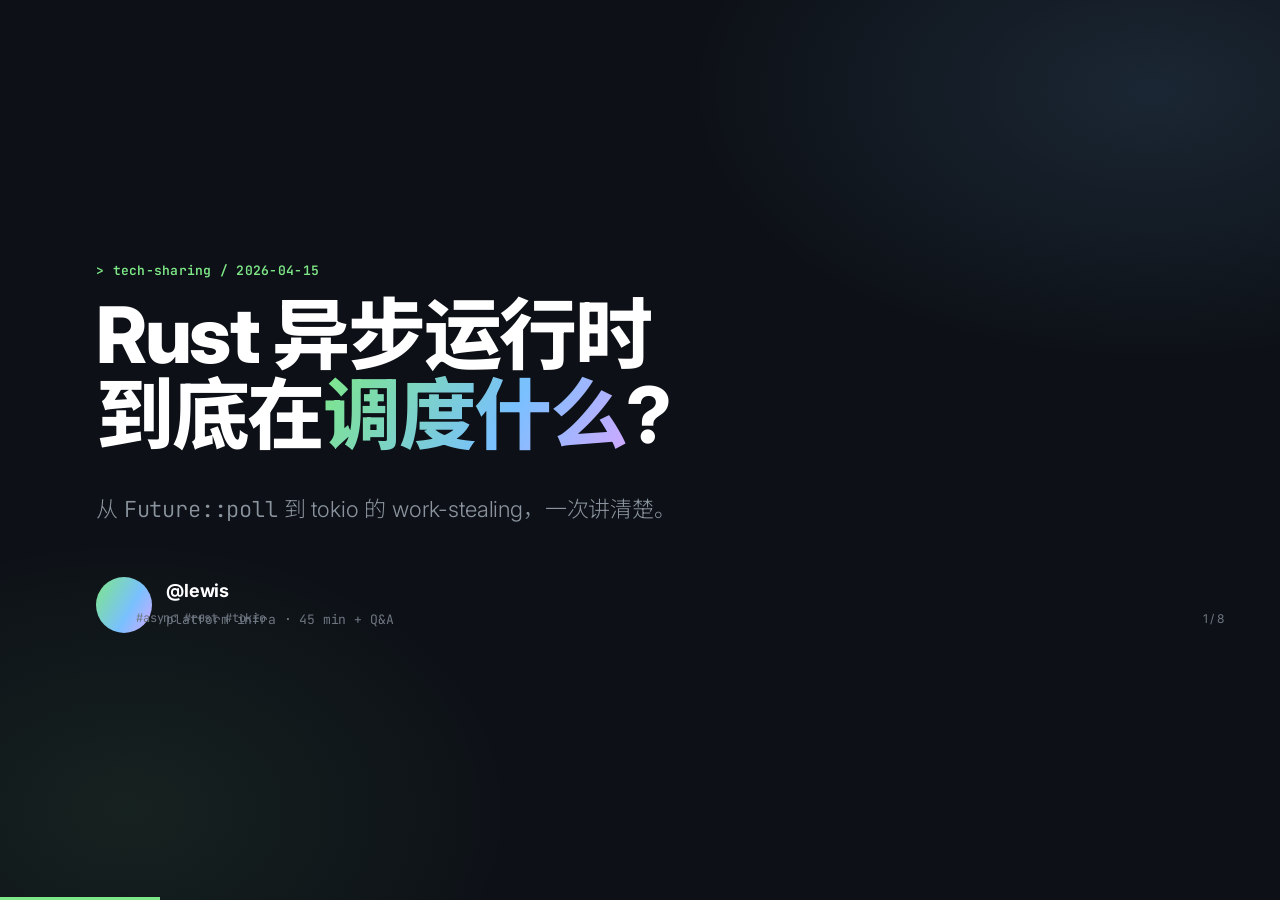
<file: .agents/skills/html-ppt/templates/full-decks/tech-sharing/index.html>
<!DOCTYPE html>
<html lang="zh-CN">
<head>
<meta charset="utf-8"><meta name="viewport" content="width=device-width,initial-scale=1">
<title>Rust 异步运行时内部机制 · Tech Sharing</title>
<link rel="stylesheet" href="../../../assets/fonts.css">
<link rel="stylesheet" href="../../../assets/base.css">
<link rel="stylesheet" href="../../../assets/animations/animations.css">
<link rel="stylesheet" href="style.css">
</head>
<body class="tpl-tech-sharing">
<div class="deck">

  <!-- 1. Cover -->
  <section class="slide" data-title="Cover">
    <p class="kicker">tech-sharing / 2026-04-15</p>
    <h1 class="h1 anim-fade-up" data-anim="fade-up">Rust 异步运行时<br>到底在<span style="background:var(--grad);-webkit-background-clip:text;background-clip:text;color:transparent">调度什么</span>?</h1>
    <p class="lede mt-m">从 <span class="mono">Future::poll</span> 到 tokio 的 work-stealing，一次讲清楚。</p>
    <div class="speaker"><div class="av"></div><div><b>@lewis</b><span>platform infra · 45 min + Q&amp;A</span></div></div>
    <div class="deck-footer"><span class="mono">#async #rust #tokio</span><span class="slide-number" data-current="1" data-total="8"></span></div>
  </section>

  <!-- 2. Agenda -->
  <section class="slide" data-title="Agenda">
    <p class="kicker">agenda.toml</p>
    <h2 class="h2">今天的路线图</h2>
    <div class="stack mt-l">
      <div class="agenda-row"><span class="num">01</span><span class="t">Context: 为什么需要 async</span><span class="d">~5min</span></div>
      <div class="agenda-row"><span class="num">02</span><span class="t">Deep dive 1: Future &amp; Waker</span><span class="d">~12min</span></div>
      <div class="agenda-row"><span class="num">03</span><span class="t">Deep dive 2: Tokio scheduler</span><span class="d">~15min</span></div>
      <div class="agenda-row"><span class="num">04</span><span class="t">Code: 手写一个 mini-runtime</span><span class="d">~8min</span></div>
      <div class="agenda-row"><span class="num">05</span><span class="t">Takeaways + Q&amp;A</span><span class="d">~5min</span></div>
    </div>
  </section>

  <!-- 3. Context -->
  <section class="slide" data-title="Context">
    <p class="kicker">// context</p>
    <h2 class="h2">问题：一个线程一个连接，<br>撑不住 10 万并发。</h2>
    <div class="grid g3 mt-l">
      <div class="card card-accent"><h4>Thread-per-conn</h4><p class="dim">每条连接一根 OS 线程，栈 2–8MB。10 万连接 = 几百 GB RAM。</p><span class="tag mt-s">❌ 不现实</span></div>
      <div class="card card-accent"><h4>Event loop (C)</h4><p class="dim">epoll/kqueue + 回调地狱。快，但写起来痛苦且容易出 bug。</p><span class="tag mt-s">😩 callback hell</span></div>
      <div class="card card-accent"><h4>Async / await</h4><p class="dim">看起来像同步代码，编译成状态机。一根线程跑几千任务。</p><span class="tag mt-s">✅ Rust 选这个</span></div>
    </div>
  </section>

  <!-- 4. Deep dive 1 -->
  <section class="slide" data-title="Deep Dive 1">
    <p class="kicker">deep-dive · 1 / 2</p>
    <h2 class="h2">Future 其实只有一个方法。</h2>
    <div class="grid g2 mt-l" style="align-items:start">
      <div>
        <p class="lede">编译器把 <span class="mono">async fn</span> 变成一个实现了 <span class="mono">Future</span> trait 的匿名状态机。运行时只做一件事：反复 <span class="mono">poll</span> 它，直到返回 <span class="mono">Ready</span>。</p>
        <div class="mt-l">
          <span class="tag">Pending</span> <span class="tag">Ready(T)</span> <span class="tag">Waker.wake()</span>
        </div>
      </div>
      <div class="terminal">
        <div class="bar"><span class="dot"></span><span class="dot"></span><span class="dot"></span><span>future.rs</span></div>
<pre><span class="kw">pub trait</span> <span class="fn">Future</span> {
    <span class="kw">type</span> Output;
    <span class="kw">fn</span> <span class="fn">poll</span>(
        <span class="kw">self</span>: Pin&lt;&amp;<span class="kw">mut Self</span>&gt;,
        cx: &amp;<span class="kw">mut</span> Context&lt;<span class="str">'_</span>&gt;,
    ) -&gt; Poll&lt;<span class="kw">Self</span>::Output&gt;;
}

<span class="cmt">// Poll::Pending   → 挂起，等 waker 唤醒</span>
<span class="cmt">// Poll::Ready(v)  → 完成，产出 v</span></pre>
      </div>
    </div>
  </section>

  <!-- 5. Deep dive 2 -->
  <section class="slide" data-title="Deep Dive 2">
    <p class="kicker">deep-dive · 2 / 2</p>
    <h2 class="h2">Tokio 是一个偷任务的小工。</h2>
    <div class="grid g2 mt-l" style="align-items:start">
      <div>
        <p class="lede">Multi-thread runtime = N 个 worker，每个 worker 有自己的本地队列。空闲的 worker 会去别人队列里"偷"任务。</p>
        <div class="stack mt-m">
          <div class="tag">✦ local queue · 256 slots</div>
          <div class="tag">✦ global injection queue</div>
          <div class="tag">✦ work-stealing @ 50% steal ratio</div>
          <div class="tag">✦ LIFO slot for cache locality</div>
        </div>
      </div>
      <div class="card" style="padding:32px">
        <h4 class="mono" style="color:var(--accent-2)">scheduler tick loop</h4>
        <div class="stack mt-m" style="font-family:'JetBrains Mono',monospace;font-size:14px;line-height:1.9;color:var(--text-2)">
          <div><span style="color:var(--accent)">1.</span> pop from LIFO slot</div>
          <div><span style="color:var(--accent)">2.</span> else pop from local queue</div>
          <div><span style="color:var(--accent)">3.</span> else drain global queue (every 61 ticks)</div>
          <div><span style="color:var(--accent)">4.</span> else steal from random victim</div>
          <div><span style="color:var(--accent)">5.</span> else park the thread</div>
        </div>
      </div>
    </div>
  </section>

  <!-- 6. Code example -->
  <section class="slide" data-title="Code">
    <p class="kicker">mini-runtime.rs · ~40 LOC</p>
    <h2 class="h2">手写一个最小 runtime。</h2>
    <div class="terminal mt-m">
      <div class="bar"><span class="dot"></span><span class="dot"></span><span class="dot"></span><span>src/main.rs</span></div>
<pre><span class="kw">use</span> std::collections::VecDeque;
<span class="kw">use</span> std::sync::{Arc, Mutex};
<span class="kw">use</span> std::task::{Context, Poll, Wake, Waker};

<span class="kw">struct</span> Task(Mutex&lt;Pin&lt;Box&lt;<span class="kw">dyn</span> Future&lt;Output = ()&gt; + Send&gt;&gt;&gt;);

<span class="kw">impl</span> Wake <span class="kw">for</span> Task {
    <span class="kw">fn</span> <span class="fn">wake</span>(<span class="kw">self</span>: Arc&lt;<span class="kw">Self</span>&gt;) { QUEUE.lock().unwrap().push_back(<span class="kw">self</span>); }
}

<span class="kw">fn</span> <span class="fn">block_on</span>&lt;F: Future&lt;Output = ()&gt; + Send + <span class="str">'static</span>&gt;(fut: F) {
    <span class="fn">spawn</span>(fut);
    <span class="kw">while let Some</span>(task) = QUEUE.lock().unwrap().pop_front() {
        <span class="kw">let</span> waker = Waker::from(task.clone());
        <span class="kw">let mut</span> cx = Context::from_waker(&amp;waker);
        <span class="kw">let mut</span> fut = task.<span class="num">0</span>.lock().unwrap();
        <span class="kw">let</span> _ = fut.as_mut().<span class="fn">poll</span>(&amp;<span class="kw">mut</span> cx); <span class="cmt">// 就是这一行</span>
    }
}</pre>
    </div>
  </section>

  <!-- 7. Takeaways -->
  <section class="slide" data-title="Takeaways">
    <p class="kicker">// takeaways</p>
    <h2 class="h2">三件事带回去。</h2>
    <div class="grid g3 mt-l">
      <div class="card card-accent"><h4>1 · async 是零成本抽象</h4><p class="dim">编译成状态机，没有运行时虚表，没有 GC。</p></div>
      <div class="card card-accent"><h4>2 · Waker 是脉搏</h4><p class="dim">Future 不主动做事，运行时靠 waker 决定"什么时候再 poll"。</p></div>
      <div class="card card-accent"><h4>3 · 别在 async 里阻塞</h4><p class="dim">一行 <span class="mono">std::fs::read</span> 能让整个 worker 停摆。用 <span class="mono">spawn_blocking</span>。</p></div>
    </div>
    <p class="lede mt-l">延伸阅读：<span class="mono">tokio.rs/blog/2019-10-scheduler</span> · <span class="mono">rust-lang.github.io/async-book</span></p>
  </section>

  <!-- 8. Q&A -->
  <section class="slide center tc" data-title="Q and A">
    <div>
      <div class="mono" style="font-size:120px;color:var(--accent);font-weight:800;letter-spacing:-.04em">?</div>
      <h2 class="h2">Questions?</h2>
      <p class="lede" style="margin:14px auto">github.com/lewis · @lewis on slack</p>
      <div class="row mt-l" style="justify-content:center">
        <span class="tag">slides: git.co/rt-deck</span>
        <span class="tag">code: git.co/mini-rt</span>
      </div>
    </div>
  </section>

</div>
<script src="../../../assets/runtime.js"></script>
</body></html>
</file>
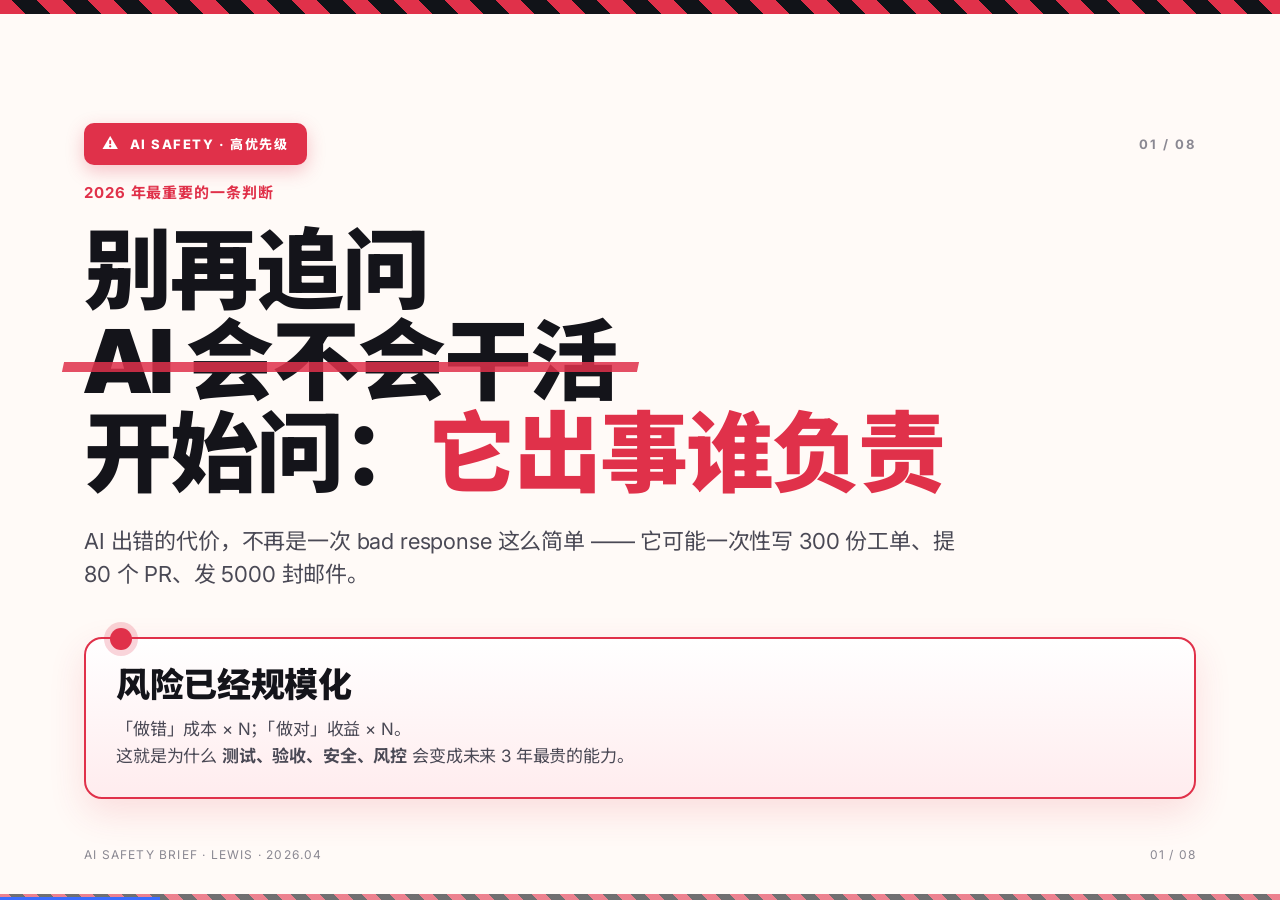
<file: .agents/skills/html-ppt/templates/full-decks/testing-safety-alert/index.html>
<!DOCTYPE html>
<html lang="zh-CN">
<head>
<meta charset="UTF-8">
<meta name="viewport" content="width=device-width, initial-scale=1">
<title>Testing Safety Alert</title>
<link rel="stylesheet" href="../../../assets/fonts.css">
<link rel="stylesheet" href="../../../assets/base.css">
<link rel="stylesheet" href="style.css">
</head>
<body class="tpl-testing-safety-alert">
<div class="deck">

  <!-- 1. COVER -->
  <section class="slide is-active">
    <div class="ts-stripe"></div>
    <div class="ts-chrome"><span class="ts-alert-tag">ai safety · 高优先级</span><span class="ts-page">01 / 08</span></div>
    <div class="ts-kicker">2026 年最重要的一条判断</div>
    <h1 class="ts-h1">别再追问<br><span class="strike">AI 会不会干活</span><br>开始问：<span class="red">它出事谁负责</span></h1>
    <p class="ts-sub">AI 出错的代价，不再是一次 bad response 这么简单 —— 它可能一次性写 300 份工单、提 80 个 PR、发 5000 封邮件。</p>
    <div class="ts-alert-box">
      <h3>风险已经规模化</h3>
      <p>「做错」成本 × N；「做对」收益 × N。<br>这就是为什么 <b>测试、验收、安全、风控</b> 会变成未来 3 年最贵的能力。</p>
    </div>
    <div class="ts-stripe-b"></div>
    <div class="ts-footer"><span>AI SAFETY BRIEF · LEWIS · 2026.04</span><span>01 / 08</span></div>
  </section>

  <!-- 2. SECTION -->
  <section class="slide">
    <div class="ts-stripe"></div>
    <div class="ts-chrome"><span class="ts-alert-tag amber">section · risk 分级</span><span class="ts-page">02 / 08</span></div>
    <div style="margin:auto 0">
      <div class="ts-kicker">Chapter One</div>
      <h1 class="ts-h1" style="font-size:130px">先分 <span class="red">等级</span></h1>
      <p class="ts-sub" style="font-size:28px">不是所有 AI 行为都同等危险。<br>先把「可撤销」和「不可撤销」分开，再谈流程。</p>
    </div>
    <div class="ts-stripe-b"></div>
    <div class="ts-footer"><span>section · level taxonomy</span><span>02 / 08</span></div>
  </section>

  <!-- 3. CONTENT risk levels -->
  <section class="slide">
    <div class="ts-stripe"></div>
    <div class="ts-chrome"><span class="ts-alert-tag">风险分级 · 3 levels</span><span class="ts-page">03 / 08</span></div>
    <h2 class="ts-h2">三档风险，三种处理</h2>
    <div class="ts-grid-3">
      <div class="ts-card" style="border-top:4px solid var(--ts-green)"><div class="lbl">L1 · 绿色</div><h4>可撤销</h4><p>写 draft、生成图片、起草文档。<br>错了 Ctrl+Z，零代价。<br><b style="color:var(--ts-green)">策略：放开跑</b></p></div>
      <div class="ts-card" style="border-top:4px solid var(--ts-amber)"><div class="lbl">L2 · 琥珀</div><h4>半可撤销</h4><p>发 draft 邮件、提 PR、改 staging 数据。<br>错了要道歉 / 回滚。<br><b style="color:var(--ts-amber)">策略：人工复核</b></p></div>
      <div class="ts-card" style="border-top:4px solid var(--ts-red)"><div class="lbl">L3 · 红色</div><h4>不可撤销</h4><p>发真实邮件、付款、删库、删 prod 数据。<br>错了就真错了。<br><b style="color:var(--ts-red)">策略：硬卡 + 双人审</b></p></div>
    </div>
    <div class="ts-alert-box amber">
      <h3>绝不要让 agent 自己升级</h3>
      <p>L1 的任务不能自己变成 L2。授权必须是显式的、可撤销的、带过期时间的。</p>
    </div>
    <div class="ts-stripe-b"></div>
    <div class="ts-footer"><span>risk · 3 levels</span><span>03 / 08</span></div>
  </section>

  <!-- 4. CODE -->
  <section class="slide">
    <div class="ts-stripe"></div>
    <div class="ts-chrome"><span class="ts-alert-tag">policy as code</span><span class="ts-page">04 / 08</span></div>
    <div class="ts-kicker">别用文档管规则 · 用代码管规则</div>
    <h2 class="ts-h2">三十行 YAML，<br><span class="ts-highlight-red">红线硬卡</span></h2>
    <pre class="ts-codebox"><span class="cm"># safety-policy.yaml · compiled → runtime guard</span>
<span class="kw">level_1_allow</span>:
  - tools: [<span class="st">write_draft</span>, <span class="st">generate_image</span>, <span class="st">read_docs</span>]

<span class="kw">level_2_require_review</span>:
  - tools: [<span class="st">send_email_draft</span>, <span class="st">open_pr</span>, <span class="st">write_staging_db</span>]
    reviewer: <span class="st">human</span>

<span class="kw">level_3_hard_block</span>:
  - tools: [<span class="st">send_real_email</span>, <span class="st">transfer_money</span>, <span class="st">delete_prod</span>]
    unless: <span class="st">two_human_sign_off AND within_24h</span>

<span class="bad">forbidden_always</span>:
  - <span class="bad">"r&#109; &#45;rf /"</span>
  - <span class="bad">"dr&#111;p table"</span>
  - <span class="bad">"force push &#111;rigin main"</span></pre>
    <div class="ts-stripe-b"></div>
    <div class="ts-footer"><span>policy · yaml-as-guard</span><span>04 / 08</span></div>
  </section>

  <!-- 5. CHART -->
  <section class="slide">
    <div class="ts-stripe"></div>
    <div class="ts-chrome"><span class="ts-alert-tag amber">incident report · q1</span><span class="ts-page">05 / 08</span></div>
    <h2 class="ts-h2">我们 Q1 的 <span class="red">12 起 AI 事故</span></h2>
    <p class="ts-sub">幸好全部捕获在 staging。但每一起都能上生产。</p>
    <svg viewBox="0 0 1040 360" style="width:100%;max-width:1040px;margin-top:18px" xmlns="http://www.w3.org/2000/svg">
      <g font-family="Inter,sans-serif" font-size="14" fill="#4a4955">
        <line x1="70" y1="320" x2="1000" y2="320" stroke="#eaecf3" stroke-width="2"/>
        <!-- month columns: Jan Feb Mar, L1/L2/L3 stacked -->
        <g transform="translate(120,0)">
          <rect x="0" y="220" width="60" height="100" fill="#067647"/>
          <rect x="0" y="160" width="60" height="60" fill="#d97706"/>
          <rect x="0" y="130" width="60" height="30" fill="#e0314a"/>
          <text x="30" y="345" text-anchor="middle" font-weight="700">Jan</text>
          <text x="30" y="120" text-anchor="middle" font-weight="800" fill="#14141a">5</text>
        </g>
        <g transform="translate(320,0)">
          <rect x="0" y="240" width="60" height="80" fill="#067647"/>
          <rect x="0" y="200" width="60" height="40" fill="#d97706"/>
          <rect x="0" y="180" width="60" height="20" fill="#e0314a"/>
          <text x="30" y="345" text-anchor="middle" font-weight="700">Feb</text>
          <text x="30" y="170" text-anchor="middle" font-weight="800" fill="#14141a">3</text>
        </g>
        <g transform="translate(520,0)">
          <rect x="0" y="250" width="60" height="70" fill="#067647"/>
          <rect x="0" y="220" width="60" height="30" fill="#d97706"/>
          <rect x="0" y="210" width="60" height="10" fill="#e0314a"/>
          <text x="30" y="345" text-anchor="middle" font-weight="700">Mar</text>
          <text x="30" y="200" text-anchor="middle" font-weight="800" fill="#14141a">4</text>
        </g>
        <!-- legend -->
        <g transform="translate(720,60)">
          <rect x="0" y="0" width="16" height="16" fill="#e0314a"/><text x="24" y="13" font-weight="700">L3 不可撤销 (3)</text>
          <rect x="0" y="26" width="16" height="16" fill="#d97706"/><text x="24" y="39" font-weight="700">L2 需复核 (4)</text>
          <rect x="0" y="52" width="16" height="16" fill="#067647"/><text x="24" y="65" font-weight="700">L1 可恢复 (5)</text>
          <text x="0" y="100" font-size="13" fill="#8a8892">全部被 safety-policy 在 runtime 拦下，</text>
          <text x="0" y="118" font-size="13" fill="#8a8892">未进 prod。但 3 起 L3 非常惊险。</text>
        </g>
      </g>
    </svg>
    <div class="ts-stripe-b"></div>
    <div class="ts-footer"><span>incident · q1 summary</span><span>05 / 08</span></div>
  </section>

  <!-- 6. CHECKLIST -->
  <section class="slide">
    <div class="ts-stripe"></div>
    <div class="ts-chrome"><span class="ts-alert-tag green">red-team checklist</span><span class="ts-page">06 / 08</span></div>
    <h2 class="ts-h2">上线前 <span class="red">必过 7 道题</span></h2>
    <div class="ts-checklist">
      <div class="ts-check ok"><div class="box">✓</div><div class="txt">它能删除东西吗？有人类 review 吗？能 60 秒内回滚吗？</div></div>
      <div class="ts-check ok"><div class="box">✓</div><div class="txt">它的 prompt 注入能让它越权吗？（跑过红队提示词）</div></div>
      <div class="ts-check"><div class="box">!</div><div class="txt">它处理 PII 吗？日志里是不是也有 PII？</div></div>
      <div class="ts-check ok"><div class="box">✓</div><div class="txt">上下游失败时，它会不会开始乱改其他资源？</div></div>
      <div class="ts-check"><div class="box">!</div><div class="txt">并发 100 个 agent 一起跑会不会死锁？</div></div>
      <div class="ts-check ok"><div class="box">✓</div><div class="txt">错了能不能 <b>立刻</b> 停？（kill switch 能 2 秒内生效吗）</div></div>
      <div class="ts-check"><div class="box">!</div><div class="txt">出事时有没有人值班？值班手册有没有 agent 专属章节？</div></div>
    </div>
    <div class="ts-stripe-b"></div>
    <div class="ts-footer"><span>checklist · pre-launch</span><span>06 / 08</span></div>
  </section>

  <!-- 7. CTA -->
  <section class="slide">
    <div class="ts-stripe"></div>
    <div class="ts-chrome"><span class="ts-alert-tag green">今晚就能动</span><span class="ts-page">07 / 08</span></div>
    <h2 class="ts-h2">今晚先做 <span class="ts-highlight-red">三件事</span></h2>
    <div class="ts-grid-3">
      <div class="ts-card"><div class="lbl">1 · 分级</div><h4>给你的 agent<br>写 L1/L2/L3</h4><p>把所有工具列出来，标上等级。不标的一律按 L3。</p></div>
      <div class="ts-card"><div class="lbl">2 · 写 policy</div><h4>policy.yaml<br>接 runtime</h4><p>不要信 prompt 里的 "be careful"，要信执行层的硬卡。</p></div>
      <div class="ts-card"><div class="lbl">3 · kill switch</div><h4>红按钮<br>能在 2 秒内停</h4><p>CTO / on-call 都得知道怎么按。演练一次。</p></div>
    </div>
    <div class="ts-alert-box green">
      <h3>真正的安全不是 prompt，是流程</h3>
      <p>prompt 会被注入，流程不会。—— 把保护放在不可被说服的一层。</p>
    </div>
    <div class="ts-stripe-b"></div>
    <div class="ts-footer"><span>cta · tonight</span><span>07 / 08</span></div>
  </section>

  <!-- 8. THANKS -->
  <section class="slide">
    <div class="ts-stripe"></div>
    <div class="ts-chrome"><span class="ts-alert-tag amber">please stay safe</span><span class="ts-page">08 / 08</span></div>
    <div style="margin:auto 0">
      <div class="ts-kicker">end of brief</div>
      <h1 class="ts-h1" style="font-size:140px">谢谢 <span class="red">·</span> thanks</h1>
      <p class="ts-sub" style="font-size:24px">policy.yaml 模板、红队 prompt 清单、事故复盘模板 —— 评论区扣「安全」。</p>
    </div>
    <div class="ts-stripe-b"></div>
    <div class="ts-footer"><span>end of brief</span><span>08 / 08</span></div>
  </section>

</div>
<script src="../../../assets/runtime.js"></script>
</body>
</html>
</file>
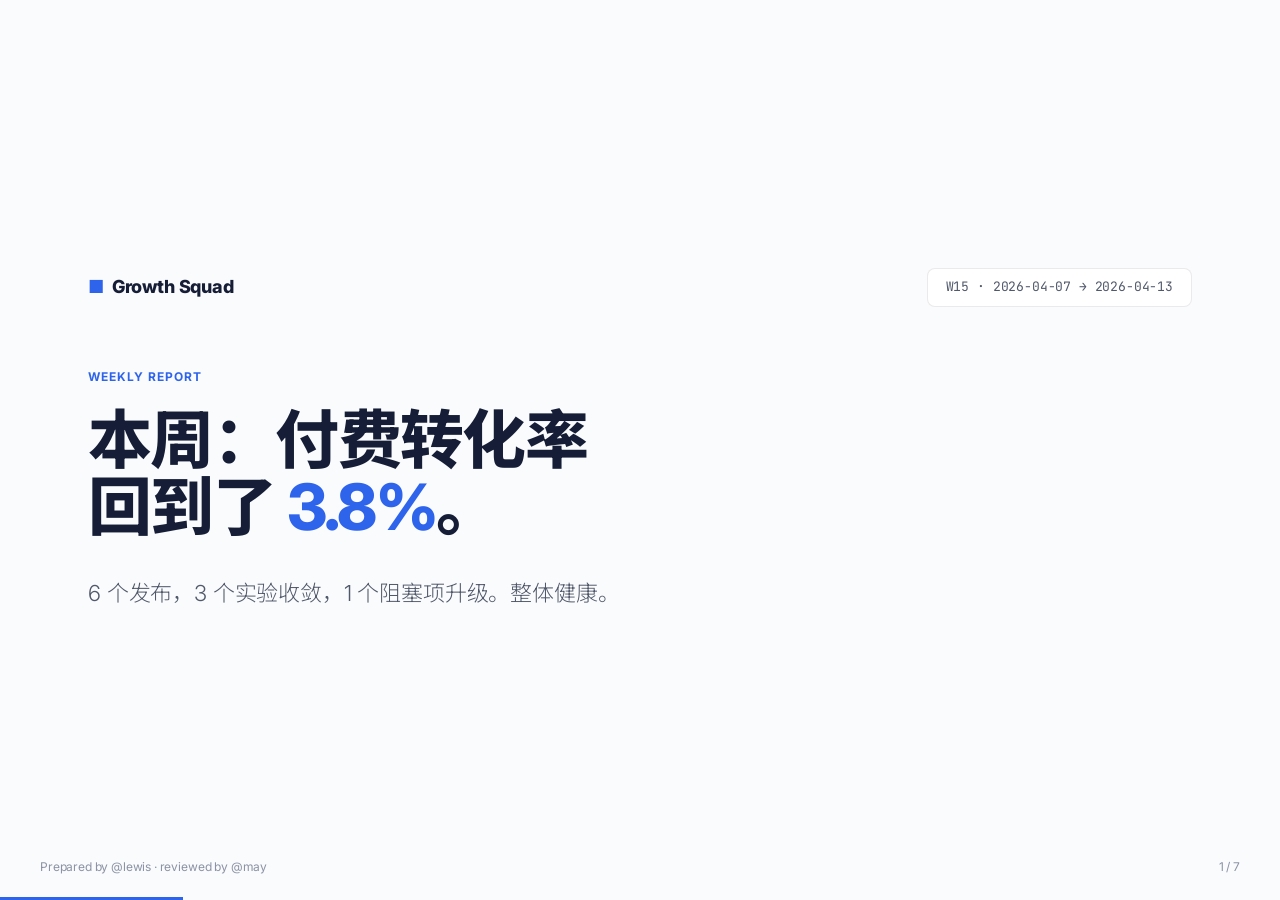
<file: .agents/skills/html-ppt/templates/full-decks/weekly-report/index.html>
<!DOCTYPE html>
<html lang="zh-CN">
<head>
<meta charset="utf-8"><meta name="viewport" content="width=device-width,initial-scale=1">
<title>Growth Squad · Weekly W15</title>
<link rel="stylesheet" href="../../../assets/fonts.css">
<link rel="stylesheet" href="../../../assets/base.css">
<link rel="stylesheet" href="../../../assets/animations/animations.css">
<link rel="stylesheet" href="style.css">
</head>
<body class="tpl-weekly-report">
<div class="deck">

  <!-- 1. Cover -->
  <section class="slide" data-title="Cover">
    <div class="cover-head">
      <div class="logo">Growth Squad</div>
      <div class="week-chip">W15 · 2026-04-07 → 2026-04-13</div>
    </div>
    <p class="kicker">WEEKLY REPORT</p>
    <h1 class="h1 mt-s">本周：付费转化率<br>回到了 <span style="color:var(--accent)">3.8%</span>。</h1>
    <p class="lede mt-m">6 个发布，3 个实验收敛，1 个阻塞项升级。整体健康。</p>
    <div class="deck-footer"><span>Prepared by @lewis · reviewed by @may</span><span class="slide-number" data-current="1" data-total="7"></span></div>
  </section>

  <!-- 2. KPI -->
  <section class="slide" data-title="KPIs">
    <p class="kicker">HIGHLIGHTS · KPIs</p>
    <h2 class="h2">本周核心指标</h2>
    <div class="grid g4 mt-l">
      <div class="kpi good"><div class="label">Paid conv.</div><div class="value">3.82%</div><div class="delta up">▲ +0.4 pts WoW</div></div>
      <div class="kpi good"><div class="label">MRR</div><div class="value">$148k</div><div class="delta up">▲ +6.1%</div></div>
      <div class="kpi"><div class="label">Signups</div><div class="value">12,430</div><div class="delta flat">— +0.3%</div></div>
      <div class="kpi bad"><div class="label">D7 retention</div><div class="value">41%</div><div class="delta down">▼ -1.8 pts</div></div>
      <div class="kpi good"><div class="label">NPS</div><div class="value">64</div><div class="delta up">▲ +3</div></div>
      <div class="kpi"><div class="label">Support tickets</div><div class="value">318</div><div class="delta flat">— -12</div></div>
      <div class="kpi warn"><div class="label">p95 latency</div><div class="value">412ms</div><div class="delta down">▼ +38ms</div></div>
      <div class="kpi good"><div class="label">Deploys</div><div class="value">37</div><div class="delta up">▲ +9</div></div>
    </div>
  </section>

  <!-- 3. Shipped -->
  <section class="slide" data-title="Shipped">
    <p class="kicker">SHIPPED THIS WEEK · 6 items</p>
    <h2 class="h2">Shipped</h2>
    <div class="mt-l" style="max-width:980px">
      <div class="ship-item"><span class="tag feat">FEAT</span><div><b>New onboarding checklist v3</b><p class="dim" style="font-size:13px;margin:2px 0 0">4-step checklist replaces the old 7-step modal. A/B won +18% activation.</p></div><span class="owner">@may</span></div>
      <div class="ship-item"><span class="tag feat">FEAT</span><div><b>Stripe Tax auto-filing</b><p class="dim" style="font-size:13px;margin:2px 0 0">Quarterly filings now handled for 12 US states via Stripe Tax API.</p></div><span class="owner">@raj</span></div>
      <div class="ship-item"><span class="tag exp">EXP</span><div><b>Pricing page hero test</b><p class="dim" style="font-size:13px;margin:2px 0 0">"From $29" vs "Free trial" headline. Free-trial wins +22% click-through.</p></div><span class="owner">@lewis</span></div>
      <div class="ship-item"><span class="tag fix">FIX</span><div><b>Edge case in SSO redirect</b><p class="dim" style="font-size:13px;margin:2px 0 0">Google Workspace users with custom domains now land on the correct workspace.</p></div><span class="owner">@eli</span></div>
      <div class="ship-item"><span class="tag infra">INFRA</span><div><b>Postgres 16 upgrade</b><p class="dim" style="font-size:13px;margin:2px 0 0">Zero-downtime migration. Query p50 down 14%, p95 down 9%.</p></div><span class="owner">@raj</span></div>
      <div class="ship-item"><span class="tag feat">FEAT</span><div><b>Referral rewards v1</b><p class="dim" style="font-size:13px;margin:2px 0 0">Both sides get 1 month free. Dashboard + email flow live behind flag.</p></div><span class="owner">@may</span></div>
    </div>
  </section>

  <!-- 4. Metrics chart -->
  <section class="slide" data-title="Metrics">
    <p class="kicker">METRIC DEEP-DIVE</p>
    <h2 class="h2">Paid conversion, last 8 weeks</h2>
    <div class="chart mt-l">
      <div class="row" style="justify-content:space-between"><h4>Paid conv. rate · weekly</h4><span class="pill" style="background:var(--surface-2);color:var(--text-2)">target: 4.0%</span></div>
      <div class="chart-bars">
        <div class="col"><div class="b" data-v="3.1%" style="height:58%"></div><div class="lbl">W08</div></div>
        <div class="col"><div class="b" data-v="3.3%" style="height:64%"></div><div class="lbl">W09</div></div>
        <div class="col"><div class="b" data-v="3.5%" style="height:72%"></div><div class="lbl">W10</div></div>
        <div class="col"><div class="b" data-v="3.6%" style="height:75%"></div><div class="lbl">W11</div></div>
        <div class="col"><div class="b" data-v="3.4%" style="height:68%"></div><div class="lbl">W12</div></div>
        <div class="col"><div class="b" data-v="3.0%" style="height:55%"></div><div class="lbl">W13</div></div>
        <div class="col"><div class="b" data-v="3.4%" style="height:68%"></div><div class="lbl">W14</div></div>
        <div class="col"><div class="b" data-v="3.8%" style="height:88%"></div><div class="lbl">W15</div></div>
      </div>
      <p class="dim mt-m" style="font-size:13px;margin-top:36px">Drop in W13 tracked to a broken Stripe webhook (fixed W14). Rebound in W15 is driven by the new onboarding checklist.</p>
    </div>
  </section>

  <!-- 5. Blockers -->
  <section class="slide" data-title="Blockers">
    <p class="kicker">BLOCKERS · 3 items</p>
    <h2 class="h2">Needs attention</h2>
    <div class="mt-l" style="max-width:900px">
      <div class="blocker">
        <h4>p95 latency regressed to 412ms (+38ms)</h4>
        <p>Traced to the new recommender service under load. Adding caching layer + connection pooling.</p>
        <div class="meta">owner: @raj · ETA: W16 Wed · severity: medium</div>
      </div>
      <div class="blocker">
        <h4>Apple Pay disabled in EU for 3 days</h4>
        <p>Stripe credential rotation wasn't synced to the EU account. Fixed, but cost ~$4.2k in lost checkouts.</p>
        <div class="meta">owner: @eli · severity: high · postmortem in progress</div>
      </div>
      <div class="blocker">
        <h4>D7 retention down 1.8 points</h4>
        <p>Cohort analysis shows it's isolated to the free-trial pricing test. Need to decide: kill test, or push through W16.</p>
        <div class="meta">owner: @lewis · needs decision from @may by Monday</div>
      </div>
    </div>
  </section>

  <!-- 6. Next week -->
  <section class="slide" data-title="Next Week">
    <p class="kicker">NEXT WEEK · W16 plan</p>
    <h2 class="h2">下周重点</h2>
    <div class="mt-l" style="max-width:960px">
      <div class="next-row"><div class="owner">@raj</div><div class="task"><b>Ship recommender cache layer</b><span>blocker · must land Wed</span></div></div>
      <div class="next-row"><div class="owner">@may</div><div class="task"><b>Referral rewards · flag rollout to 100%</b><span>milestone · targets +3% WoW signups</span></div></div>
      <div class="next-row"><div class="owner">@lewis</div><div class="task"><b>Pricing test: decision doc + readout</b><span>deadline Mon noon</span></div></div>
      <div class="next-row"><div class="owner">@eli</div><div class="task"><b>Apple Pay postmortem + runbook update</b><span>include in W16 eng review</span></div></div>
      <div class="next-row"><div class="owner">squad</div><div class="task"><b>Q2 OKR planning offsite</b><span>Thu 2–5pm · async pre-reads Wed</span></div></div>
    </div>
  </section>

  <!-- 7. Thanks -->
  <section class="slide center tc" data-title="Thanks">
    <div>
      <p class="kicker">FIN · week 15</p>
      <h1 class="h1" style="font-size:100px">Thanks, team 🫶</h1>
      <p class="lede" style="margin:16px auto">Solid week. Rebound earned, not luck.</p>
      <div class="row mt-l" style="justify-content:center;gap:16px">
        <span class="week-chip">Next report: Mon W16</span>
        <span class="week-chip">questions → #growth-squad</span>
      </div>
    </div>
  </section>

</div>
<script src="../../../assets/runtime.js"></script>
</body></html>
</file>
<file: .agents/skills/html-ppt/assets/fonts.css>
/* html-ppt :: shared webfonts */
@import url('https://fonts.googleapis.com/css2?family=Inter:wght@200;300;400;500;600;700;800;900&display=swap');
@import url('https://fonts.googleapis.com/css2?family=Noto+Sans+SC:wght@200;300;400;500;600;700;900&display=swap');
@import url('https://fonts.googleapis.com/css2?family=Noto+Serif+SC:wght@300;400;600;700&display=swap');
@import url('https://fonts.googleapis.com/css2?family=JetBrains+Mono:wght@400;500;700&display=swap');
@import url('https://fonts.googleapis.com/css2?family=Playfair+Display:ital,wght@0,400;0,600;0,800;1,400&display=swap');
@import url('https://fonts.googleapis.com/css2?family=Space+Grotesk:wght@300;400;500;600;700&display=swap');
@import url('https://fonts.googleapis.com/css2?family=IBM+Plex+Mono:wght@300;400;500;700&display=swap');
@import url('https://fonts.googleapis.com/css2?family=Archivo+Black&display=swap');
</file>
<file: .agents/skills/html-ppt/assets/base.css>
/* html-ppt :: base.css — reset + shared tokens + layout primitives */
/* Default tokens. Themes in assets/themes/*.css override the :root block. */
:root {
  --bg: #ffffff;
  --bg-soft: #f7f7f8;
  --surface: #ffffff;
  --surface-2: #f2f2f4;
  --border: rgba(0,0,0,.08);
  --border-strong: rgba(0,0,0,.16);
  --text-1: #111216;
  --text-2: #55596a;
  --text-3: #8a8f9e;
  --accent: #3b6cff;
  --accent-2: #7a5cff;
  --accent-3: #ff5c8a;
  --good: #1aaf6c;
  --warn: #f5a524;
  --bad:  #e0445a;
  --grad: linear-gradient(135deg,#3b6cff,#7a5cff 55%,#ff5c8a);
  --grad-soft: linear-gradient(135deg,#eef2ff,#f5ecff 55%,#ffeef5);
  --radius: 18px;
  --radius-sm: 12px;
  --radius-lg: 26px;
  --shadow: 0 10px 30px rgba(18,24,40,.08), 0 2px 6px rgba(18,24,40,.04);
  --shadow-lg: 0 24px 60px rgba(18,24,40,.14), 0 6px 16px rgba(18,24,40,.06);
  --font-sans: 'Inter','Noto Sans SC',-apple-system,BlinkMacSystemFont,Helvetica,Arial,sans-serif;
  --font-serif: 'Playfair Display','Noto Serif SC',Georgia,serif;
  --font-mono: 'JetBrains Mono','IBM Plex Mono',SFMono-Regular,Menlo,monospace;
  --font-display: var(--font-sans);
  --letter-tight: -.03em;
  --letter-normal: -.01em;
  --ease: cubic-bezier(.4,0,.2,1);
}

*,*::before,*::after{box-sizing:border-box}
html,body{margin:0;padding:0;background:var(--bg);color:var(--text-1);
  font-family:var(--font-sans);font-weight:400;line-height:1.6;
  -webkit-font-smoothing:antialiased;-moz-osx-font-smoothing:grayscale;
  letter-spacing:var(--letter-normal)}
img,svg,video{max-width:100%;display:block}
a{color:var(--accent);text-decoration:none}
a:hover{text-decoration:underline}
code,kbd,pre,samp{font-family:var(--font-mono)}

/* ================= SLIDE SYSTEM ================= */
.deck{position:relative;width:100vw;height:100vh;overflow:hidden;background:var(--bg)}
.slide{
  position:absolute;inset:0;
  display:flex;flex-direction:column;justify-content:center;
  padding:72px 96px;
  box-sizing:border-box;
  opacity:0;pointer-events:none;
  transition:opacity .5s var(--ease), transform .5s var(--ease);
  transform:translateX(30px);
  overflow:hidden;
}
.slide.is-active{opacity:1;pointer-events:auto;transform:translateX(0);z-index:2}
.slide.is-prev{transform:translateX(-30px)}

/* single-page standalone (used when a layout file is opened directly) */
body.single .slide{position:relative;width:100vw;height:100vh;opacity:1;transform:none;pointer-events:auto}

/* ================= TYPOGRAPHY ================= */
.eyebrow{font-size:13px;font-weight:500;letter-spacing:.16em;text-transform:uppercase;color:var(--text-3)}
.kicker{font-size:14px;font-weight:600;color:var(--accent);letter-spacing:.08em;text-transform:uppercase}
h1.title,.h1{font-family:var(--font-display);font-size:72px;line-height:1.05;font-weight:800;letter-spacing:var(--letter-tight);margin:0 0 18px;color:var(--text-1)}
h2.title,.h2{font-family:var(--font-display);font-size:54px;line-height:1.1;font-weight:700;letter-spacing:var(--letter-tight);margin:0 0 14px}
h3,.h3{font-size:32px;line-height:1.2;font-weight:600;letter-spacing:var(--letter-normal);margin:0 0 10px}
h4,.h4{font-size:22px;line-height:1.3;font-weight:600;margin:0 0 8px}
.lede{font-size:22px;line-height:1.55;color:var(--text-2);font-weight:300;max-width:62ch}
.dim{color:var(--text-2)}
.dim2{color:var(--text-3)}
.mono{font-family:var(--font-mono)}
.serif{font-family:var(--font-serif)}
.gradient-text{background:var(--grad);-webkit-background-clip:text;background-clip:text;-webkit-text-fill-color:transparent;color:transparent}

/* ================= LAYOUT PRIMITIVES ================= */
.stack>*+*{margin-top:14px}
.row{display:flex;gap:24px;align-items:center}
.row.wrap{flex-wrap:wrap}
.grid{display:grid;gap:24px}
.g2{grid-template-columns:repeat(2,1fr)}
.g3{grid-template-columns:repeat(3,1fr)}
.g4{grid-template-columns:repeat(4,1fr)}
.center{display:flex;align-items:center;justify-content:center;text-align:center}
.fill{flex:1}
.sp-t{padding-top:24px}.sp-b{padding-bottom:24px}
.mt-s{margin-top:8px}.mt-m{margin-top:18px}.mt-l{margin-top:32px}
.mb-s{margin-bottom:8px}.mb-m{margin-bottom:18px}.mb-l{margin-bottom:32px}

/* ================= CARDS ================= */
.card{background:var(--surface);border:1px solid var(--border);border-radius:var(--radius);
  padding:26px 28px;box-shadow:var(--shadow);position:relative;overflow:hidden}
.card-soft{background:var(--surface-2);border:1px solid var(--border)}
.card-outline{background:transparent;border:1.5px solid var(--border-strong);box-shadow:none}
.card-accent{background:var(--surface);border-top:3px solid var(--accent)}
.card-hover{transition:transform .3s var(--ease),box-shadow .3s var(--ease)}
.card-hover:hover{transform:translateY(-4px);box-shadow:var(--shadow-lg)}

.pill{display:inline-block;padding:4px 12px;border-radius:999px;font-size:12px;font-weight:500;
  background:var(--surface-2);color:var(--text-2);border:1px solid var(--border)}
.pill-accent{background:color-mix(in srgb,var(--accent) 12%,transparent);color:var(--accent);border-color:color-mix(in srgb,var(--accent) 28%,transparent)}

/* ================= BARS / DIVIDERS ================= */
.divider{height:1px;background:var(--border);width:100%}
.divider-accent{height:3px;width:72px;background:var(--accent);border-radius:2px}

/* ================= CHROME (header/footer/progress) ================= */
.deck-header{position:absolute;top:24px;left:40px;right:40px;display:flex;align-items:center;justify-content:space-between;
  font-size:12px;color:var(--text-3);letter-spacing:.12em;text-transform:uppercase;z-index:10;pointer-events:none}
.deck-footer{position:absolute;bottom:24px;left:40px;right:40px;display:flex;align-items:center;justify-content:space-between;
  font-size:12px;color:var(--text-3);z-index:10;pointer-events:none}
.slide-number::before{content:attr(data-current)}
.slide-number::after{content:" / " attr(data-total)}
.progress-bar{position:fixed;left:0;right:0;bottom:0;height:3px;background:transparent;z-index:20}
.progress-bar > span{display:block;height:100%;width:0;background:var(--accent);transition:width .3s var(--ease)}

/* ================= PRESENTER / OVERVIEW ================= */
.notes{display:none!important}
.notes-overlay{position:fixed;inset:auto 0 0 0;max-height:42vh;background:rgba(20,22,30,.95);color:#e8ebf4;
  padding:20px 32px;font-size:16px;line-height:1.6;border-top:1px solid rgba(255,255,255,.1);transform:translateY(100%);
  transition:transform .3s var(--ease);z-index:40;overflow:auto;font-family:var(--font-sans)}
.notes-overlay.open{transform:translateY(0)}
.overview{position:fixed;inset:0;background:rgba(10,12,18,.92);backdrop-filter:blur(12px);z-index:50;
  display:none;padding:40px;overflow:auto}
.overview.open{display:grid;grid-template-columns:repeat(4,1fr);gap:20px;align-content:start}
.overview .thumb{background:var(--surface);border:1px solid var(--border);border-radius:12px;
  aspect-ratio:16/9;overflow:hidden;cursor:pointer;position:relative;color:var(--text-1);padding:16px;
  font-size:11px;transition:transform .2s var(--ease)}
.overview .thumb:hover{transform:scale(1.04)}
.overview .thumb .n{position:absolute;top:8px;left:10px;font-weight:700;font-size:14px;color:var(--text-3)}
.overview .thumb .t{position:absolute;bottom:10px;left:14px;right:14px;font-weight:600;color:var(--text-1)}

/* ================= PRESENTER VIEW ================= */
/* Presenter view opens in a separate popup window (S key).
 * All presenter styles are self-contained in the popup HTML generated by runtime.js.
 * The audience window (this file) is NOT affected — it stays as normal deck view.
 * Only the .notes class below is needed to hide speaker notes from audience. */

/* ================= UTILITY ================= */
.hidden{display:none!important}
.nowrap{white-space:nowrap}
.tr{text-align:right}.tc{text-align:center}.tl{text-align:left}
.uppercase{text-transform:uppercase;letter-spacing:.12em}

/* ================= PRINT ================= */
@media print{
  .slide{position:relative;opacity:1!important;transform:none!important;page-break-after:always;height:100vh}
  .deck-header,.deck-footer,.progress-bar,.notes-overlay,.overview{display:none!important}
}
</file>
<file: .agents/skills/html-ppt/assets/animations/animations.css>
/* html-ppt :: animations.css
 * Apply by adding class="anim-<name>" or data-anim="<name>".
 * Durations are deliberately snappy; tweak --anim-dur per element.
 */
:root{--anim-dur:.7s;--anim-ease:cubic-bezier(.4,0,.2,1)}

/* ---------- FADE DIRECTIONALS ---------- */
@keyframes kf-fade-up{from{opacity:0;transform:translateY(32px)}to{opacity:1;transform:none}}
@keyframes kf-fade-down{from{opacity:0;transform:translateY(-32px)}to{opacity:1;transform:none}}
@keyframes kf-fade-left{from{opacity:0;transform:translateX(-40px)}to{opacity:1;transform:none}}
@keyframes kf-fade-right{from{opacity:0;transform:translateX(40px)}to{opacity:1;transform:none}}
.anim-fade-up{animation:kf-fade-up var(--anim-dur) var(--anim-ease) both}
.anim-fade-down{animation:kf-fade-down var(--anim-dur) var(--anim-ease) both}
.anim-fade-left{animation:kf-fade-left var(--anim-dur) var(--anim-ease) both}
.anim-fade-right{animation:kf-fade-right var(--anim-dur) var(--anim-ease) both}

/* ---------- RISE / DROP / ZOOM / BLUR / GLITCH ---------- */
@keyframes kf-rise{from{opacity:0;transform:translateY(60px) scale(.97);filter:blur(6px)}to{opacity:1;transform:none;filter:none}}
@keyframes kf-drop{from{opacity:0;transform:translateY(-60px) scale(.97)}to{opacity:1;transform:none}}
@keyframes kf-zoom{0%{opacity:0;transform:scale(.6)}60%{transform:scale(1.04)}100%{opacity:1;transform:scale(1)}}
@keyframes kf-blur{from{opacity:0;filter:blur(18px)}to{opacity:1;filter:none}}
@keyframes kf-glitch{0%{opacity:0;transform:translateX(0);clip-path:inset(0 0 0 0)}
  20%{opacity:1;transform:translateX(-6px);clip-path:inset(20% 0 30% 0)}
  40%{transform:translateX(4px);clip-path:inset(50% 0 10% 0)}
  60%{transform:translateX(-3px);clip-path:inset(10% 0 60% 0)}
  80%{transform:translateX(2px);clip-path:inset(0 0 0 0)}
  100%{opacity:1;transform:none}}
.anim-rise-in{animation:kf-rise .9s var(--anim-ease) both}
.anim-drop-in{animation:kf-drop .8s var(--anim-ease) both}
.anim-zoom-pop{animation:kf-zoom .7s cubic-bezier(.22,1.3,.36,1) both}
.anim-blur-in{animation:kf-blur .8s var(--anim-ease) both}
.anim-glitch-in{animation:kf-glitch .8s steps(5,end) both}

/* ---------- TYPEWRITER ---------- */
.anim-typewriter{display:inline-block;overflow:hidden;white-space:nowrap;border-right:2px solid currentColor;
  width:0;animation:kf-type 2.4s steps(40,end) forwards, kf-caret 1s step-end infinite}
@keyframes kf-type{to{width:100%}}
@keyframes kf-caret{50%{border-color:transparent}}

/* ---------- GLOW / SHIMMER / GRADIENT-FLOW ---------- */
@keyframes kf-neon{0%,100%{text-shadow:0 0 8px var(--accent),0 0 20px var(--accent)}
  50%{text-shadow:0 0 16px var(--accent),0 0 40px var(--accent),0 0 80px var(--accent)}}
.anim-neon-glow{animation:kf-neon 2s ease-in-out infinite}

.anim-shimmer-sweep{position:relative;overflow:hidden}
.anim-shimmer-sweep::after{content:"";position:absolute;inset:0;
  background:linear-gradient(110deg,transparent 40%,rgba(255,255,255,.55) 50%,transparent 60%);
  transform:translateX(-100%);animation:kf-shimmer 2.4s var(--anim-ease) infinite}
@keyframes kf-shimmer{to{transform:translateX(100%)}}

.anim-gradient-flow{background:linear-gradient(90deg,var(--accent),var(--accent-2,var(--accent)),var(--accent-3,var(--accent)),var(--accent));
  background-size:300% 100%;-webkit-background-clip:text;background-clip:text;color:transparent;-webkit-text-fill-color:transparent;
  animation:kf-gradflow 4s linear infinite}
@keyframes kf-gradflow{to{background-position:300% 0}}

/* ---------- STAGGER LIST ---------- */
.anim-stagger-list > *{opacity:0;animation:kf-rise .65s var(--anim-ease) both}
.anim-stagger-list > *:nth-child(1){animation-delay:.05s}
.anim-stagger-list > *:nth-child(2){animation-delay:.15s}
.anim-stagger-list > *:nth-child(3){animation-delay:.25s}
.anim-stagger-list > *:nth-child(4){animation-delay:.35s}
.anim-stagger-list > *:nth-child(5){animation-delay:.45s}
.anim-stagger-list > *:nth-child(6){animation-delay:.55s}
.anim-stagger-list > *:nth-child(7){animation-delay:.65s}
.anim-stagger-list > *:nth-child(8){animation-delay:.75s}
.anim-stagger-list > *:nth-child(n+9){animation-delay:.85s}

/* ---------- COUNTER-UP (JS-driven, marker class only) ---------- */
.counter{font-variant-numeric:tabular-nums}

/* ---------- SVG PATH DRAW ---------- */
.anim-path-draw path,.anim-path-draw line,.anim-path-draw polyline,.anim-path-draw circle,.anim-path-draw rect{
  stroke-dasharray:1000;stroke-dashoffset:1000;animation:kf-draw 2s var(--anim-ease) forwards}
@keyframes kf-draw{to{stroke-dashoffset:0}}

/* ---------- PARALLAX TILT (hover) ---------- */
.anim-parallax-tilt{transform-style:preserve-3d;transition:transform .4s var(--anim-ease)}
.anim-parallax-tilt:hover{transform:perspective(900px) rotateX(6deg) rotateY(-8deg) translateZ(10px)}

/* ---------- CARD FLIP 3D ---------- */
@keyframes kf-flip{from{transform:perspective(1200px) rotateY(-90deg);opacity:0}
  to{transform:perspective(1200px) rotateY(0);opacity:1}}
.anim-card-flip-3d{animation:kf-flip .9s var(--anim-ease) both;transform-style:preserve-3d;backface-visibility:hidden}

/* ---------- CUBE ROTATE 3D ---------- */
@keyframes kf-cube{from{transform:perspective(1200px) rotateX(20deg) rotateY(-90deg) translateZ(-200px);opacity:0}
  to{transform:perspective(1200px) rotateX(0) rotateY(0) translateZ(0);opacity:1}}
.anim-cube-rotate-3d{animation:kf-cube 1s var(--anim-ease) both}

/* ---------- PAGE TURN 3D ---------- */
@keyframes kf-pageturn{from{transform:perspective(1600px) rotateY(-85deg);transform-origin:left center;opacity:0}
  to{transform:perspective(1600px) rotateY(0);opacity:1}}
.anim-page-turn-3d{animation:kf-pageturn 1s var(--anim-ease) both;transform-origin:left center}

/* ---------- PERSPECTIVE ZOOM ---------- */
@keyframes kf-pzoom{from{opacity:0;transform:perspective(1400px) translateZ(-400px) rotateX(12deg)}
  to{opacity:1;transform:none}}
.anim-perspective-zoom{animation:kf-pzoom 1s var(--anim-ease) both}

/* ---------- MARQUEE SCROLL ---------- */
.anim-marquee-scroll{display:flex;gap:48px;white-space:nowrap;animation:kf-marquee 20s linear infinite}
@keyframes kf-marquee{from{transform:translateX(0)}to{transform:translateX(-50%)}}

/* ---------- KEN BURNS ---------- */
@keyframes kf-kenburns{0%{transform:scale(1) translate(0,0)}100%{transform:scale(1.15) translate(-2%,-1%)}}
.anim-kenburns{animation:kf-kenburns 14s ease-in-out infinite alternate}

/* ---------- CONFETTI BURST (pseudo — pure CSS sparkles) ---------- */
.anim-confetti-burst{position:relative}
.anim-confetti-burst::before,.anim-confetti-burst::after{
  content:"";position:absolute;top:50%;left:50%;width:8px;height:8px;border-radius:50%;
  background:var(--accent);box-shadow:
    20px -30px 0 var(--accent-2,var(--accent)),-25px -20px 0 var(--accent-3,var(--accent)),
    30px 20px 0 var(--good,#1aaf6c),-30px 25px 0 var(--warn,#f5a524),
    40px -10px 0 var(--bad,#e0445a),-45px 0 0 var(--accent),
    10px 40px 0 var(--accent-2,var(--accent)),-15px -40px 0 var(--accent-3,var(--accent));
  opacity:0;animation:kf-confetti 1.2s var(--anim-ease) forwards}
.anim-confetti-burst::after{animation-delay:.15s;transform:rotate(45deg)}
@keyframes kf-confetti{0%{opacity:0;transform:scale(.2)}30%{opacity:1}100%{opacity:0;transform:scale(2.2)}}

/* ---------- SPOTLIGHT ---------- */
@keyframes kf-spot{0%{clip-path:circle(0% at 50% 50%)}100%{clip-path:circle(140% at 50% 50%)}}
.anim-spotlight{animation:kf-spot 1.1s var(--anim-ease) both}

/* ---------- MORPH SHAPE (SVG) ---------- */
.anim-morph-shape path{animation:kf-morph 6s ease-in-out infinite alternate}
@keyframes kf-morph{0%{d:path("M60,120 Q120,20 180,120 T300,120")}
  100%{d:path("M60,120 Q120,220 180,120 T300,120")}}

/* ---------- RIPPLE REVEAL ---------- */
@keyframes kf-ripple{0%{clip-path:circle(0% at 20% 80%);opacity:.4}
  100%{clip-path:circle(160% at 20% 80%);opacity:1}}
.anim-ripple-reveal{animation:kf-ripple 1.2s var(--anim-ease) both}

/* reduced motion */
@media (prefers-reduced-motion: reduce){
  [class*="anim-"]{animation:none!important;transition:none!important}
}
</file>
<file: .agents/skills/html-ppt/templates/full-decks/course-module/style.css>
/* course-module — academic but friendly */
.tpl-course-module{
  --bg:#fbfaf6;--bg-soft:#f4f1e8;--surface:#ffffff;--surface-2:#f6f3ea;
  --border:rgba(60,45,20,.12);--border-strong:rgba(60,45,20,.24);
  --text-1:#2a2418;--text-2:#5a5140;--text-3:#8a7f68;
  --accent:#2d7d6e;--accent-2:#d88a3a;--accent-3:#c4593f;
  --grad:linear-gradient(135deg,#2d7d6e,#4ea893);
  --radius:14px;--radius-lg:20px;
  --shadow:0 12px 30px rgba(60,45,20,.07);
  font-family:'Inter','Noto Sans SC',sans-serif;
}
.tpl-course-module .slide{padding:64px 80px;background:var(--bg);display:grid;grid-template-columns:260px 1fr;gap:56px;align-content:start}
.tpl-course-module .slide.full{grid-template-columns:1fr;display:flex;flex-direction:column;justify-content:center}
.tpl-course-module .sidebar{border-right:1px solid var(--border);padding-right:32px;position:relative}
.tpl-course-module .sidebar .brand{font-family:'Playfair Display',serif;font-size:22px;font-weight:700;color:var(--accent)}
.tpl-course-module .sidebar .brand::before{content:"✦ ";color:var(--accent-2)}
.tpl-course-module .sidebar h5{font-size:11px;font-weight:700;text-transform:uppercase;letter-spacing:.12em;color:var(--text-3);margin:32px 0 12px}
.tpl-course-module .obj-list{list-style:none;padding:0;margin:0;font-size:13px;color:var(--text-2);line-height:1.5}
.tpl-course-module .obj-list li{padding:8px 0 8px 22px;position:relative;border-bottom:1px dashed var(--border)}
.tpl-course-module .obj-list li::before{content:"○";position:absolute;left:0;top:8px;color:var(--accent)}
.tpl-course-module .obj-list li.done::before{content:"●";color:var(--accent)}
.tpl-course-module .obj-list li.current{color:var(--text-1);font-weight:700}
.tpl-course-module .obj-list li.current::before{content:"▸";color:var(--accent-2)}
.tpl-course-module .main{min-width:0}
.tpl-course-module .h1{font-family:'Playfair Display',serif;font-size:72px;line-height:1.02;font-weight:800;letter-spacing:-.02em;color:var(--text-1)}
.tpl-course-module .h2{font-family:'Playfair Display',serif;font-size:48px;line-height:1.1;font-weight:700;letter-spacing:-.015em;color:var(--text-1)}
.tpl-course-module h3,.tpl-course-module h4{color:var(--text-1)}
.tpl-course-module .kicker{color:var(--accent-2);font-size:12px;font-weight:700;letter-spacing:.14em}
.tpl-course-module .lede{font-size:20px;color:var(--text-2);line-height:1.7}
.tpl-course-module .callout{border-left:4px solid var(--accent-2);background:var(--surface-2);padding:20px 24px;border-radius:0 var(--radius) var(--radius) 0;margin-top:24px}
.tpl-course-module .callout b{color:var(--accent-2)}
.tpl-course-module .concept-box{background:var(--surface);border:1px solid var(--border);border-radius:var(--radius);padding:24px 26px;box-shadow:var(--shadow)}
.tpl-course-module .concept-box h4{margin-top:0;color:var(--accent)}
.tpl-course-module .exercise{background:#fff8ed;border:1.5px dashed var(--accent-2);border-radius:var(--radius);padding:24px 28px}
.tpl-course-module .exercise::before{content:"✎ Exercise";display:block;font-size:12px;font-weight:700;letter-spacing:.12em;color:var(--accent-2);margin-bottom:10px;text-transform:uppercase}
.tpl-course-module .code{background:#2a2418;color:#f4f1e8;border-radius:var(--radius);padding:20px 24px;font-family:'JetBrains Mono',monospace;font-size:14px;line-height:1.7;overflow:auto}
.tpl-course-module .code .cmt{color:#8a7f68;font-style:italic}
.tpl-course-module .code .kw{color:#e8a770}
.tpl-course-module .code .str{color:#8ec6b2}
.tpl-course-module .mcq{background:var(--surface);border:1px solid var(--border);border-radius:var(--radius);padding:18px 22px;margin-bottom:10px;display:flex;gap:14px;align-items:flex-start;cursor:pointer}
.tpl-course-module .mcq .letter{flex:none;width:28px;height:28px;border-radius:50%;border:2px solid var(--text-3);display:flex;align-items:center;justify-content:center;font-weight:700;font-size:13px;color:var(--text-2)}
.tpl-course-module .mcq.correct{border-color:var(--accent);background:rgba(45,125,110,.06)}
.tpl-course-module .mcq.correct .letter{border-color:var(--accent);background:var(--accent);color:#fff}
.tpl-course-module .pill-academic{display:inline-block;padding:4px 12px;border-radius:4px;background:var(--surface-2);border:1px solid var(--border);font-size:12px;color:var(--text-2);font-family:'JetBrains Mono',monospace}
.tpl-course-module .slide.full .h1{font-size:88px}
.tpl-course-module .deck-footer{color:var(--text-3)}
</file>
<file: .agents/skills/html-ppt/templates/full-decks/dir-key-nav-minimal/style.css>
/* dir-key-nav-minimal — 方向键极简 · 8 种 mono-background 切换 */
.tpl-dir-key-nav-minimal{
  --dk-font:'Inter','Noto Sans SC','PingFang SC',-apple-system,sans-serif;
  --dk-mono:'JetBrains Mono',monospace;
  background:#000;
  color:#fff;
  font-family:var(--dk-font);
}
.tpl-dir-key-nav-minimal .slide{padding:80px 104px;overflow:hidden;position:absolute;inset:0}
/* 8 background themes */
.tpl-dir-key-nav-minimal .t-indigo{background:linear-gradient(135deg,#0f172a 0%,#1e1b4b 100%);color:#fff}
.tpl-dir-key-nav-minimal .t-cream{background:#F5F0E8;color:#1a1a1a}
.tpl-dir-key-nav-minimal .t-crimson{background:linear-gradient(135deg,#7f1d1d 0%,#991b1b 100%);color:#fff}
.tpl-dir-key-nav-minimal .t-emerald{background:linear-gradient(135deg,#052e16 0%,#064e3b 100%);color:#ecfdf5}
.tpl-dir-key-nav-minimal .t-slate{background:linear-gradient(135deg,#0f1923 0%,#1a2942 100%);color:#e6edf3}
.tpl-dir-key-nav-minimal .t-violet{background:linear-gradient(135deg,#1e0a2e 0%,#2e1065 100%);color:#f5f3ff}
.tpl-dir-key-nav-minimal .t-white{background:#ffffff;color:#111216}
.tpl-dir-key-nav-minimal .t-charcoal{background:linear-gradient(135deg,#111827 0%,#1f2937 100%);color:#f3f4f6}

.tpl-dir-key-nav-minimal .dk-snum{position:absolute;top:30px;right:48px;font-size:11px;font-weight:700;letter-spacing:3px;text-transform:uppercase;font-family:var(--dk-mono)}
.tpl-dir-key-nav-minimal .t-cream .dk-snum,
.tpl-dir-key-nav-minimal .t-white .dk-snum{color:#999}
.tpl-dir-key-nav-minimal .t-indigo .dk-snum,
.tpl-dir-key-nav-minimal .t-crimson .dk-snum,
.tpl-dir-key-nav-minimal .t-emerald .dk-snum,
.tpl-dir-key-nav-minimal .t-slate .dk-snum,
.tpl-dir-key-nav-minimal .t-violet .dk-snum,
.tpl-dir-key-nav-minimal .t-charcoal .dk-snum{color:rgba(255,255,255,.38)}

.tpl-dir-key-nav-minimal .dk-eyebrow{font-size:12px;font-weight:700;letter-spacing:3.5px;text-transform:uppercase;opacity:.55;margin-bottom:22px;display:flex;align-items:center;gap:14px}
.tpl-dir-key-nav-minimal .dk-eyebrow::after{content:'';flex:1;max-width:120px;height:1px;background:currentColor;opacity:.3}
.tpl-dir-key-nav-minimal .dk-h0{font-size:160px;font-weight:900;line-height:.9;letter-spacing:-5px;margin:0 0 20px}
.tpl-dir-key-nav-minimal .dk-h1{font-size:100px;font-weight:900;line-height:.98;letter-spacing:-3px;margin:0 0 18px}
.tpl-dir-key-nav-minimal .dk-h2{font-size:72px;font-weight:800;line-height:1.05;letter-spacing:-2px;margin:0 0 16px}
.tpl-dir-key-nav-minimal .dk-lede{font-size:26px;line-height:1.45;opacity:.72;max-width:900px;font-weight:300}
.tpl-dir-key-nav-minimal .dk-lede strong{font-weight:700;opacity:1}
.tpl-dir-key-nav-minimal .dk-big{font-family:var(--dk-mono);font-size:240px;font-weight:800;line-height:.9;letter-spacing:-10px}

.tpl-dir-key-nav-minimal .dk-line{display:block;width:90px;height:4px;background:currentColor;margin:30px 0;opacity:.85}
.tpl-dir-key-nav-minimal .t-indigo .dk-accent{color:#a5b4fc}
.tpl-dir-key-nav-minimal .t-cream .dk-accent{color:#B5392A}
.tpl-dir-key-nav-minimal .t-crimson .dk-accent{color:#fecaca}
.tpl-dir-key-nav-minimal .t-emerald .dk-accent{color:#6ee7b7}
.tpl-dir-key-nav-minimal .t-slate .dk-accent{color:#7dd3fc}
.tpl-dir-key-nav-minimal .t-violet .dk-accent{color:#c4b5fd}
.tpl-dir-key-nav-minimal .t-white .dk-accent{color:#6366f1}
.tpl-dir-key-nav-minimal .t-charcoal .dk-accent{color:#fbbf24}

.tpl-dir-key-nav-minimal .dk-list{list-style:none;padding:0;margin:28px 0 0;font-family:var(--dk-mono);font-size:22px;line-height:2}
.tpl-dir-key-nav-minimal .dk-list li{padding-left:30px;position:relative;font-weight:400;opacity:.85}
.tpl-dir-key-nav-minimal .dk-list li::before{content:'→';position:absolute;left:0;opacity:.5}
.tpl-dir-key-nav-minimal .dk-grid-2{display:grid;grid-template-columns:1fr 1fr;gap:56px;margin-top:36px}
.tpl-dir-key-nav-minimal .dk-col h3{font-size:28px;font-weight:700;margin-bottom:10px}
.tpl-dir-key-nav-minimal .dk-col p{font-size:19px;line-height:1.55;opacity:.72;font-weight:300}
.tpl-dir-key-nav-minimal .dk-code{font-family:var(--dk-mono);font-size:16px;line-height:1.9;background:rgba(255,255,255,.06);border:1px solid rgba(255,255,255,.12);border-radius:10px;padding:24px 28px;margin-top:24px;white-space:pre}
.tpl-dir-key-nav-minimal .t-cream .dk-code,
.tpl-dir-key-nav-minimal .t-white .dk-code{background:rgba(0,0,0,.05);border-color:rgba(0,0,0,.1)}
.tpl-dir-key-nav-minimal .dk-keyhint{position:absolute;bottom:34px;left:104px;font-family:var(--dk-mono);font-size:12px;letter-spacing:2px;text-transform:uppercase;opacity:.45}
.tpl-dir-key-nav-minimal .dk-keyhint kbd{display:inline-block;padding:2px 10px;margin:0 3px;border:1px solid currentColor;border-radius:4px;font-size:12px}
.tpl-dir-key-nav-minimal .dk-page{position:absolute;bottom:34px;right:48px;font-family:var(--dk-mono);font-size:12px;letter-spacing:2px;opacity:.45}
</file>
<file: .agents/skills/html-ppt/templates/full-decks/graphify-dark-graph/style.css>
/* graphify-dark-graph — 暗底玻璃 + 力导向知识图谱 */
.tpl-graphify-dark-graph{
  --gd-bg:#06060c;
  --gd-bg2:#0e1020;
  --gd-text:#f0ece4;
  --gd-text2:#b0a99e;
  --gd-text3:#7a746c;
  --gd-warm:#e8a87c;
  --gd-blue:#7eb8da;
  --gd-green:#7ed3a4;
  --gd-rose:#d4a0b9;
  --gd-purple:#b8a4d6;
  --gd-danger:#e07070;
  background:var(--gd-bg);
  color:var(--gd-text);
  font-family:'Inter','Noto Sans SC',-apple-system,sans-serif;
  letter-spacing:-.01em;
}
.tpl-graphify-dark-graph .slide{background:linear-gradient(160deg,#08080f,#0e1020 50%,#08080f);color:var(--gd-text);padding:64px 88px;overflow:hidden}
.tpl-graphify-dark-graph .gd-ambient{position:absolute;inset:0;pointer-events:none;z-index:0;overflow:hidden}
.tpl-graphify-dark-graph .gd-orb{position:absolute;border-radius:50%;filter:blur(110px);opacity:.35;animation:gdDrift 22s ease-in-out infinite alternate}
.tpl-graphify-dark-graph .gd-orb-1{width:520px;height:520px;background:radial-gradient(circle,rgba(126,184,218,.55),transparent 70%);top:-12%;left:-6%}
.tpl-graphify-dark-graph .gd-orb-2{width:460px;height:460px;background:radial-gradient(circle,rgba(232,168,124,.45),transparent 70%);top:55%;right:-8%;animation-delay:-6s}
.tpl-graphify-dark-graph .gd-orb-3{width:420px;height:420px;background:radial-gradient(circle,rgba(184,164,214,.4),transparent 70%);bottom:-8%;left:30%;animation-delay:-11s}
@keyframes gdDrift{0%{transform:translate(0,0) scale(1)}100%{transform:translate(25px,-20px) scale(1.08)}}
.tpl-graphify-dark-graph .slide > *{position:relative;z-index:2}
.tpl-graphify-dark-graph .gd-snum{position:absolute;top:28px;right:40px;font-size:12px;letter-spacing:.25em;color:var(--gd-text3);z-index:3}
.tpl-graphify-dark-graph .gd-eyebrow{font-size:13px;letter-spacing:.2em;text-transform:uppercase;color:var(--gd-text3);font-weight:500}
.tpl-graphify-dark-graph .gd-h1{font-size:74px;font-weight:800;line-height:1.08;letter-spacing:-.02em;margin:16px 0 10px;color:var(--gd-text)}
.tpl-graphify-dark-graph .gd-h2{font-size:52px;font-weight:700;line-height:1.12;margin:0 0 14px}
.tpl-graphify-dark-graph .gd-lede{font-size:22px;line-height:1.65;font-weight:300;color:var(--gd-text2);max-width:850px}
.tpl-graphify-dark-graph .gd-rainbow{background:linear-gradient(90deg,#ff0080,#ff4d00,#ff9900,#ffe600,#00c853,#0091ea,#6200ea,#ff0080);background-size:200% auto;-webkit-background-clip:text;-webkit-text-fill-color:transparent;animation:gdRainbow 4s linear infinite}
@keyframes gdRainbow{0%{background-position:0% center}100%{background-position:200% center}}
.tpl-graphify-dark-graph .gd-grad{background:linear-gradient(135deg,var(--gd-warm),var(--gd-rose),var(--gd-purple));-webkit-background-clip:text;-webkit-text-fill-color:transparent}
.tpl-graphify-dark-graph .gd-accent{color:var(--gd-warm);font-weight:500}
.tpl-graphify-dark-graph .gd-green{color:var(--gd-green)}
.tpl-graphify-dark-graph .gd-blue{color:var(--gd-blue)}
.tpl-graphify-dark-graph .gd-dim{color:var(--gd-text2)}
.tpl-graphify-dark-graph .gd-mono{font-family:'JetBrains Mono',monospace}
.tpl-graphify-dark-graph .gd-glass{position:relative;overflow:hidden;border-radius:20px;padding:22px 26px;background:rgba(255,255,255,.03);border:1px solid rgba(255,255,255,.1);backdrop-filter:blur(20px) saturate(160%);box-shadow:0 8px 32px rgba(0,0,0,.3),inset 0 1px 0 rgba(255,255,255,.08)}
.tpl-graphify-dark-graph .gd-glass::before{content:'';position:absolute;top:0;left:0;right:0;height:50%;background:linear-gradient(180deg,rgba(255,255,255,.05),transparent);pointer-events:none}
.tpl-graphify-dark-graph .gd-glass-warm{background:rgba(232,168,124,.06);border-color:rgba(232,168,124,.2)}
.tpl-graphify-dark-graph .gd-glass-green{background:rgba(126,211,164,.06);border-color:rgba(126,211,164,.2)}
.tpl-graphify-dark-graph .gd-glass-blue{background:rgba(126,184,218,.06);border-color:rgba(126,184,218,.2)}
.tpl-graphify-dark-graph .gd-grid-3{display:grid;grid-template-columns:repeat(3,1fr);gap:16px;margin-top:24px}
.tpl-graphify-dark-graph .gd-grid-4{display:grid;grid-template-columns:repeat(4,1fr);gap:14px;margin-top:24px}
.tpl-graphify-dark-graph .gd-tag{display:inline-block;border-radius:999px;padding:5px 14px;font-size:12px;font-weight:500;margin:2px 4px 2px 0;background:rgba(255,255,255,.04);border:1px solid rgba(255,255,255,.1);color:var(--gd-text2)}
.tpl-graphify-dark-graph .gd-cmd{font-family:'JetBrains Mono',monospace;font-size:32px;font-weight:700;color:var(--gd-green);text-shadow:0 0 30px rgba(126,211,164,.45),0 0 60px rgba(126,211,164,.15);letter-spacing:-.01em}
.tpl-graphify-dark-graph .gd-big{font-size:120px;font-weight:900;letter-spacing:-.04em;line-height:1}
.tpl-graphify-dark-graph .gd-codebox{background:rgba(0,0,0,.55);border:1px solid rgba(255,255,255,.08);border-radius:14px;padding:22px 26px;font-family:'JetBrains Mono',monospace;font-size:14px;line-height:1.8;color:#d8d4c8}
.tpl-graphify-dark-graph .gd-codebox .cm{color:#6b6a62}
.tpl-graphify-dark-graph .gd-codebox .kw{color:var(--gd-warm)}
.tpl-graphify-dark-graph .gd-codebox .st{color:var(--gd-green)}
.tpl-graphify-dark-graph .gd-codebox .fn{color:var(--gd-blue)}
</file>
<file: .agents/skills/html-ppt/templates/full-decks/hermes-cyber-terminal/style.css>
/* hermes-cyber-terminal — 暗终端 + 霓虹绿青 + 扫描线 */
.tpl-hermes-cyber-terminal{
  --hc-bg:#0a0c10;
  --hc-bg2:#15151b;
  --hc-surface:#12141a;
  --hc-border:rgba(126,211,164,.18);
  --hc-ink:#e4e2d8;
  --hc-ink2:#8a8892;
  --hc-green:#7ed3a4;
  --hc-cyan:#64dfdf;
  --hc-amber:#e9c58a;
  --hc-rose:#d4a0b9;
  --hc-red:#ff6b6b;
  background:var(--hc-bg);
  color:var(--hc-ink);
  font-family:'JetBrains Mono','SF Mono','Inter','Noto Sans SC',monospace;
}
.tpl-hermes-cyber-terminal .slide{background:var(--hc-bg);color:var(--hc-ink);padding:60px 84px;overflow:hidden}
.tpl-hermes-cyber-terminal .hc-scanlines{position:absolute;inset:0;pointer-events:none;z-index:3;background:repeating-linear-gradient(180deg,transparent 0,transparent 3px,rgba(126,211,164,.025) 3px,rgba(126,211,164,.025) 4px);mix-blend-mode:screen}
.tpl-hermes-cyber-terminal .hc-grid{position:absolute;inset:0;pointer-events:none;opacity:.35;background-image:linear-gradient(rgba(126,211,164,.08) 1px,transparent 1px),linear-gradient(90deg,rgba(126,211,164,.08) 1px,transparent 1px);background-size:56px 56px;mask-image:radial-gradient(ellipse at 50% 50%,black 30%,transparent 80%)}
.tpl-hermes-cyber-terminal .hc-vignette{position:absolute;inset:0;pointer-events:none;background:radial-gradient(ellipse at 50% 50%,transparent 50%,rgba(0,0,0,.6) 100%)}
.tpl-hermes-cyber-terminal .slide > *{position:relative;z-index:2}
.tpl-hermes-cyber-terminal .hc-chrome{display:flex;align-items:center;justify-content:space-between;margin-bottom:18px;font-size:11px;color:var(--hc-ink2);letter-spacing:.18em;text-transform:uppercase}
.tpl-hermes-cyber-terminal .hc-chrome .dots{display:flex;gap:8px}
.tpl-hermes-cyber-terminal .hc-chrome .dots span{width:11px;height:11px;border-radius:50%;background:#2a2d33}
.tpl-hermes-cyber-terminal .hc-chrome .dots span:nth-child(1){background:#ff5f57}
.tpl-hermes-cyber-terminal .hc-chrome .dots span:nth-child(2){background:#febc2e}
.tpl-hermes-cyber-terminal .hc-chrome .dots span:nth-child(3){background:var(--hc-green)}
.tpl-hermes-cyber-terminal .hc-prompt{color:var(--hc-green);font-weight:500}
.tpl-hermes-cyber-terminal .hc-prompt::before{content:'$ ';color:var(--hc-cyan)}
.tpl-hermes-cyber-terminal .hc-h1{font-family:'JetBrains Mono',monospace;font-size:72px;font-weight:700;line-height:1.05;letter-spacing:-.02em;color:var(--hc-green);text-shadow:0 0 30px rgba(126,211,164,.35),0 0 60px rgba(126,211,164,.1);margin:14px 0 12px}
.tpl-hermes-cyber-terminal .hc-h2{font-size:46px;font-weight:600;color:var(--hc-ink);margin:0 0 10px;letter-spacing:-.015em}
.tpl-hermes-cyber-terminal .hc-h3{font-size:22px;font-weight:600;color:var(--hc-amber);margin:0 0 10px}
.tpl-hermes-cyber-terminal .hc-lede{font-size:18px;line-height:1.7;color:var(--hc-ink2);max-width:780px;font-family:'Inter','Noto Sans SC',sans-serif}
.tpl-hermes-cyber-terminal .hc-cursor{display:inline-block;width:12px;height:1em;background:var(--hc-green);vertical-align:middle;margin-left:6px;animation:hcBlink 1s steps(2) infinite}
@keyframes hcBlink{50%{opacity:0}}
.tpl-hermes-cyber-terminal .hc-card{background:var(--hc-surface);border:1px solid var(--hc-border);border-radius:10px;padding:20px 24px;position:relative}
.tpl-hermes-cyber-terminal .hc-card::before{content:'';position:absolute;top:-1px;left:12px;right:12px;height:2px;background:linear-gradient(90deg,transparent,var(--hc-green),transparent)}
.tpl-hermes-cyber-terminal .hc-card .lbl{font-size:10px;letter-spacing:.22em;text-transform:uppercase;color:var(--hc-ink2);margin-bottom:8px}
.tpl-hermes-cyber-terminal .hc-card .val{font-size:22px;font-weight:700;color:var(--hc-green);font-family:'JetBrains Mono',monospace}
.tpl-hermes-cyber-terminal .hc-card .desc{font-size:13px;color:var(--hc-ink2);margin-top:10px;line-height:1.55;font-family:'Inter',sans-serif}
.tpl-hermes-cyber-terminal .hc-grid-3{display:grid;grid-template-columns:1fr 1fr 1fr;gap:16px;margin-top:24px}
.tpl-hermes-cyber-terminal .hc-grid-2{display:grid;grid-template-columns:1fr 1fr;gap:20px;margin-top:24px}
.tpl-hermes-cyber-terminal .hc-codebox{background:#0c0d12;border:1px solid var(--hc-border);border-radius:10px;padding:22px 26px;font-family:'JetBrains Mono',monospace;font-size:14px;line-height:1.85;color:#d8d4c8;box-shadow:inset 0 0 60px rgba(126,211,164,.04)}
.tpl-hermes-cyber-terminal .hc-codebox .cm{color:#5a6068}
.tpl-hermes-cyber-terminal .hc-codebox .kw{color:var(--hc-amber)}
.tpl-hermes-cyber-terminal .hc-codebox .st{color:var(--hc-green)}
.tpl-hermes-cyber-terminal .hc-codebox .fn{color:var(--hc-cyan)}
.tpl-hermes-cyber-terminal .hc-codebox .var{color:var(--hc-rose)}
.tpl-hermes-cyber-terminal .hc-codebox .hl{color:#fff;background:rgba(126,211,164,.15);padding:0 4px;border-radius:3px}
.tpl-hermes-cyber-terminal .hc-tag{display:inline-block;font-family:'JetBrains Mono',monospace;font-size:11px;padding:3px 10px;border:1px solid var(--hc-border);border-radius:4px;color:var(--hc-green);background:rgba(126,211,164,.04);margin:2px 6px 2px 0;text-transform:uppercase;letter-spacing:.1em}
.tpl-hermes-cyber-terminal .hc-tag.amber{color:var(--hc-amber);border-color:rgba(233,197,138,.2);background:rgba(233,197,138,.04)}
.tpl-hermes-cyber-terminal .hc-tag.red{color:var(--hc-red);border-color:rgba(255,107,107,.25);background:rgba(255,107,107,.05)}
.tpl-hermes-cyber-terminal .hc-big{font-family:'JetBrains Mono',monospace;font-size:140px;font-weight:700;line-height:1;color:var(--hc-green);text-shadow:0 0 40px rgba(126,211,164,.4),0 0 80px rgba(126,211,164,.15);letter-spacing:-.04em}
.tpl-hermes-cyber-terminal .hc-footer{position:absolute;left:84px;right:84px;bottom:32px;display:flex;justify-content:space-between;font-size:10px;color:var(--hc-ink2);letter-spacing:.2em;text-transform:uppercase;border-top:1px solid rgba(126,211,164,.1);padding-top:14px}
</file>
<file: .agents/skills/html-ppt/templates/full-decks/knowledge-arch-blueprint/style.css>
/* knowledge-arch-blueprint — 奶油纸 + 建筑蓝图风 */
.tpl-knowledge-arch-blueprint{
  --kb-bg:#F0EAE0;
  --kb-ink:#1a1a1a;
  --kb-ink2:#555;
  --kb-ink3:#aaa;
  --kb-rust:#B5392A;
  --kb-rust-soft:rgba(181,57,42,.08);
  --kb-line:#cec8be;
  background:var(--kb-bg);
  color:var(--kb-ink);
  font-family:'Inter','Noto Sans SC',-apple-system,sans-serif;
}
.tpl-knowledge-arch-blueprint .slide{background:var(--kb-bg);color:var(--kb-ink);padding:64px 80px}
.tpl-knowledge-arch-blueprint .kb-grid-bg{position:absolute;inset:0;pointer-events:none;opacity:.35;background-image:linear-gradient(rgba(26,26,26,.06) 1px,transparent 1px),linear-gradient(90deg,rgba(26,26,26,.06) 1px,transparent 1px);background-size:48px 48px;mask-image:radial-gradient(ellipse at center,black 40%,transparent 85%)}
.tpl-knowledge-arch-blueprint .slide > *{position:relative;z-index:2}
.tpl-knowledge-arch-blueprint .kb-kicker{font-size:13px;font-weight:800;letter-spacing:4px;text-transform:uppercase;color:var(--kb-rust);margin-bottom:12px}
.tpl-knowledge-arch-blueprint .kb-h1{font-size:66px;font-weight:900;line-height:1.08;color:#111;margin:0 0 14px;letter-spacing:-.02em}
.tpl-knowledge-arch-blueprint .kb-h1 span.rust{color:var(--kb-rust)}
.tpl-knowledge-arch-blueprint .kb-sub{font-size:20px;color:#666;line-height:1.55;max-width:780px}
.tpl-knowledge-arch-blueprint .kb-insight{display:inline-block;background:var(--kb-rust);color:#fff;border-radius:10px;padding:16px 22px;font-size:14px;font-weight:700;line-height:1.5;max-width:340px;box-shadow:0 8px 24px rgba(181,57,42,.22)}
.tpl-knowledge-arch-blueprint .kb-insight .kk{font-size:10px;letter-spacing:2px;opacity:.7;display:block;margin-bottom:6px;font-weight:800}
.tpl-knowledge-arch-blueprint .kb-section-label{font-size:11px;font-weight:800;letter-spacing:3.5px;text-transform:uppercase;color:#aaa;margin:30px 0 12px;display:flex;align-items:center;gap:14px}
.tpl-knowledge-arch-blueprint .kb-section-label::after{content:'';flex:1;height:1px;background:var(--kb-line)}
.tpl-knowledge-arch-blueprint .kb-pipeline{display:flex;align-items:stretch;gap:14px;margin-top:24px}
.tpl-knowledge-arch-blueprint .kb-step{flex:1;border:2px solid #1a1a1a;border-radius:12px;padding:22px 18px;background:#fff;position:relative;min-height:200px;display:flex;flex-direction:column}
.tpl-knowledge-arch-blueprint .kb-step.hero{background:var(--kb-rust);border-color:var(--kb-rust);color:#fff;flex:1.25;box-shadow:0 10px 32px rgba(181,57,42,.28);transform:translateY(-10px)}
.tpl-knowledge-arch-blueprint .kb-step-num{font-size:10px;font-weight:800;letter-spacing:2.5px;color:#bbb;margin-bottom:8px;text-transform:uppercase}
.tpl-knowledge-arch-blueprint .kb-step.hero .kb-step-num{color:rgba(255,255,255,.6)}
.tpl-knowledge-arch-blueprint .kb-step-title{font-size:22px;font-weight:900;line-height:1.15;color:#111;margin-bottom:8px}
.tpl-knowledge-arch-blueprint .kb-step.hero .kb-step-title{color:#fff}
.tpl-knowledge-arch-blueprint .kb-step-body{font-size:13px;line-height:1.55;color:#555;margin-top:auto}
.tpl-knowledge-arch-blueprint .kb-step.hero .kb-step-body{color:rgba(255,255,255,.88)}
.tpl-knowledge-arch-blueprint .kb-grid-2{display:grid;grid-template-columns:1fr 1fr;gap:20px;margin-top:24px}
.tpl-knowledge-arch-blueprint .kb-card{background:#fff;border:2px solid #1a1a1a;border-radius:12px;padding:22px 24px}
.tpl-knowledge-arch-blueprint .kb-card h4{font-size:20px;font-weight:900;margin-bottom:6px}
.tpl-knowledge-arch-blueprint .kb-card p{font-size:14px;color:#555;line-height:1.55}
.tpl-knowledge-arch-blueprint .kb-legend{display:flex;gap:18px;flex-wrap:wrap;margin-top:22px;font-size:12px;color:#666}
.tpl-knowledge-arch-blueprint .kb-legend .d{display:flex;align-items:center;gap:8px}
.tpl-knowledge-arch-blueprint .kb-legend .b{width:14px;height:14px;border:2px solid #1a1a1a;border-radius:3px}
.tpl-knowledge-arch-blueprint .kb-legend .b.rust{background:var(--kb-rust);border-color:var(--kb-rust)}
.tpl-knowledge-arch-blueprint .kb-footer{position:absolute;left:80px;right:80px;bottom:36px;display:flex;justify-content:space-between;font-size:11px;color:#999;letter-spacing:.15em;text-transform:uppercase;border-top:1px solid var(--kb-line);padding-top:16px}
.tpl-knowledge-arch-blueprint .kb-mono{font-family:'JetBrains Mono',monospace}
.tpl-knowledge-arch-blueprint .kb-codebox{background:#1a1a1a;color:#f0eae0;border-radius:12px;padding:22px 26px;font-family:'JetBrains Mono',monospace;font-size:14px;line-height:1.8;margin-top:20px;border:2px solid #1a1a1a}
.tpl-knowledge-arch-blueprint .kb-codebox .cm{color:#7a766c}
.tpl-knowledge-arch-blueprint .kb-codebox .kw{color:#e8a87c}
.tpl-knowledge-arch-blueprint .kb-codebox .st{color:#b3d1bc}
.tpl-knowledge-arch-blueprint .kb-codebox .hl{color:var(--kb-rust);background:rgba(255,255,255,.08);padding:0 4px;border-radius:3px}
.tpl-knowledge-arch-blueprint .kb-big-num{font-family:'Playfair Display',Georgia,serif;font-size:200px;font-weight:900;line-height:.9;color:var(--kb-rust);letter-spacing:-.04em}
</file>
<file: .agents/skills/html-ppt/templates/full-decks/obsidian-claude-gradient/style.css>
/* obsidian-claude-gradient — 紫色暗底 + GitHub-ish 渐变卡 */
.tpl-obsidian-claude-gradient{
  --oc-bg:#0d1117;
  --oc-surface:#161b22;
  --oc-surface2:#21262d;
  --oc-border:#30363d;
  --oc-accent:#7c3aed;
  --oc-accent2:#a855f7;
  --oc-accent3:#c084fc;
  --oc-green:#3fb950;
  --oc-blue:#58a6ff;
  --oc-orange:#f97316;
  --oc-yellow:#fbbf24;
  --oc-red:#f87171;
  --oc-text:#e6edf3;
  --oc-dim:#8b949e;
  --oc-dimmer:#484f58;
  background:var(--oc-bg);
  color:var(--oc-text);
  font-family:'Inter','Noto Sans SC','PingFang SC',-apple-system,sans-serif;
}
.tpl-obsidian-claude-gradient .slide{background:var(--oc-bg);color:var(--oc-text);padding:64px 88px;display:flex;flex-direction:column;justify-content:center;align-items:center;text-align:center;overflow:hidden}
.tpl-obsidian-claude-gradient .oc-cbg{position:absolute;inset:0;pointer-events:none;background:radial-gradient(ellipse at 28% 38%,rgba(124,58,237,.25) 0%,transparent 60%),radial-gradient(ellipse at 72% 62%,rgba(88,166,255,.18) 0%,transparent 60%)}
.tpl-obsidian-claude-gradient .oc-cgrid{position:absolute;inset:0;pointer-events:none;background-image:linear-gradient(rgba(48,54,61,.4) 1px,transparent 1px),linear-gradient(90deg,rgba(48,54,61,.4) 1px,transparent 1px);background-size:60px 60px;mask-image:radial-gradient(ellipse at center,black 35%,transparent 80%)}
.tpl-obsidian-claude-gradient .slide > *{position:relative;z-index:2}
.tpl-obsidian-claude-gradient .oc-snum{position:absolute;top:24px;right:36px;color:var(--oc-dimmer);font-size:12px;letter-spacing:.1em;z-index:3}
.tpl-obsidian-claude-gradient .oc-tag{display:inline-flex;align-items:center;gap:6px;font-size:11px;font-weight:700;letter-spacing:.12em;text-transform:uppercase;color:var(--oc-accent3);background:rgba(124,58,237,.14);border:1px solid rgba(168,85,247,.3);padding:5px 16px;border-radius:999px;margin-bottom:22px}
.tpl-obsidian-claude-gradient .oc-h1{font-size:72px;font-weight:800;line-height:1.08;letter-spacing:-.02em;margin:0 0 10px;color:var(--oc-text)}
.tpl-obsidian-claude-gradient .oc-h2{font-size:44px;font-weight:700;line-height:1.18;letter-spacing:-.015em;margin:0 0 14px}
.tpl-obsidian-claude-gradient .oc-sub{font-size:19px;color:var(--oc-dim);line-height:1.65;max-width:720px;margin-top:14px}
.tpl-obsidian-claude-gradient .oc-g{background:linear-gradient(135deg,#a855f7 0%,#60a5fa 55%,#34d399 100%);-webkit-background-clip:text;background-clip:text;-webkit-text-fill-color:transparent}
.tpl-obsidian-claude-gradient .oc-card{background:var(--oc-surface);border:1px solid var(--oc-border);border-radius:14px;padding:22px 26px;text-align:left;position:relative;overflow:hidden}
.tpl-obsidian-claude-gradient .oc-card::before{content:'';position:absolute;top:0;left:0;right:0;height:1px;background:linear-gradient(90deg,transparent,rgba(168,85,247,.4),transparent)}
.tpl-obsidian-claude-gradient .oc-grid-2{display:grid;grid-template-columns:1fr 1fr;gap:18px;width:100%;max-width:1000px;margin-top:24px}
.tpl-obsidian-claude-gradient .oc-grid-3{display:grid;grid-template-columns:1fr 1fr 1fr;gap:16px;width:100%;max-width:1080px;margin-top:24px}
.tpl-obsidian-claude-gradient .oc-badge{display:inline-flex;align-items:center;gap:5px;font-size:11px;font-weight:600;padding:3px 11px;border-radius:999px;margin-bottom:10px}
.tpl-obsidian-claude-gradient .oc-bp{background:rgba(168,85,247,.15);color:var(--oc-accent3)}
.tpl-obsidian-claude-gradient .oc-bb{background:rgba(88,166,255,.15);color:var(--oc-blue)}
.tpl-obsidian-claude-gradient .oc-bg{background:rgba(63,185,80,.15);color:var(--oc-green)}
.tpl-obsidian-claude-gradient .oc-bo{background:rgba(249,115,22,.15);color:var(--oc-orange)}
.tpl-obsidian-claude-gradient .oc-code{background:#010409;border:1px solid var(--oc-border);border-radius:12px;padding:20px 24px;font-family:'JetBrains Mono',monospace;font-size:14px;line-height:1.85;width:100%;max-width:860px;text-align:left;color:#e6edf3}
.tpl-obsidian-claude-gradient .oc-code .cp{color:var(--oc-green)}
.tpl-obsidian-claude-gradient .oc-code .cc{color:var(--oc-blue)}
.tpl-obsidian-claude-gradient .oc-code .ca{color:var(--oc-accent3)}
.tpl-obsidian-claude-gradient .oc-code .cm{color:var(--oc-dimmer)}
.tpl-obsidian-claude-gradient .oc-code .cs{color:var(--oc-orange)}
.tpl-obsidian-claude-gradient .oc-hl{background:rgba(124,58,237,.1);border:1px solid rgba(168,85,247,.3);border-left:4px solid var(--oc-accent2);border-radius:0 12px 12px 0;padding:16px 22px;font-size:16px;line-height:1.7;max-width:860px;text-align:left}
.tpl-obsidian-claude-gradient .oc-steps{display:flex;flex-direction:column;gap:0;width:100%;max-width:820px;text-align:left}
.tpl-obsidian-claude-gradient .oc-step{display:flex;gap:20px;align-items:flex-start;padding:18px 0;border-bottom:1px solid var(--oc-border)}
.tpl-obsidian-claude-gradient .oc-step:last-child{border-bottom:none}
.tpl-obsidian-claude-gradient .oc-sn{width:36px;height:36px;flex-shrink:0;border-radius:50%;display:flex;align-items:center;justify-content:center;font-weight:700;font-size:15px;background:linear-gradient(135deg,var(--oc-accent),var(--oc-blue));color:#fff}
.tpl-obsidian-claude-gradient .oc-sc h4{font-size:17px;font-weight:600;margin-bottom:6px;color:var(--oc-text)}
.tpl-obsidian-claude-gradient .oc-sc p{font-size:14px;color:var(--oc-dim);line-height:1.6}
.tpl-obsidian-claude-gradient .oc-pill{display:inline-flex;align-items:center;gap:8px;background:var(--oc-surface2);border:1px solid var(--oc-border);border-radius:999px;padding:7px 18px;font-size:14px;font-weight:500;color:var(--oc-text);margin:4px 6px 4px 0}
.tpl-obsidian-claude-gradient .oc-quote{max-width:800px}
.tpl-obsidian-claude-gradient .oc-quote blockquote{font-size:26px;font-weight:500;line-height:1.6;position:relative;padding:0 36px;margin:0;color:var(--oc-text)}
.tpl-obsidian-claude-gradient .oc-quote blockquote::before{content:'"';position:absolute;left:-6px;top:-22px;font-size:78px;color:var(--oc-accent);opacity:.4;font-family:Georgia,serif;line-height:1}
.tpl-obsidian-claude-gradient .oc-quote .attr{margin-top:20px;font-size:13px;color:var(--oc-dim)}
.tpl-obsidian-claude-gradient .oc-big{font-size:140px;font-weight:900;line-height:.95;letter-spacing:-.04em}
</file>
<file: .agents/skills/html-ppt/templates/full-decks/pitch-deck/style.css>
/* pitch-deck — classic YC/VC pitch */
.tpl-pitch-deck{
  --bg:#ffffff;--bg-soft:#f6f7fb;--surface:#ffffff;--surface-2:#f2f4fa;
  --border:rgba(20,25,60,.08);--border-strong:rgba(20,25,60,.18);
  --text-1:#0d1130;--text-2:#4a5070;--text-3:#8a90ad;
  --accent:#3b5bff;--accent-2:#7a46ff;--accent-3:#d94cff;
  --grad:linear-gradient(135deg,#3b5bff 0%,#7a46ff 55%,#d94cff 100%);
  --grad-soft:linear-gradient(135deg,#eef1ff,#f4edff 55%,#fbedff);
  --radius:20px;--radius-lg:28px;
  --shadow:0 14px 40px rgba(20,25,60,.08),0 2px 8px rgba(20,25,60,.04);
  font-family:'Inter','Noto Sans SC',sans-serif;
}
.tpl-pitch-deck .slide{padding:88px 112px}
.tpl-pitch-deck .kicker{color:var(--accent);font-weight:700}
.tpl-pitch-deck .h1{font-size:86px;line-height:1.02;font-weight:900;letter-spacing:-.035em}
.tpl-pitch-deck .h2{font-size:62px;font-weight:800;letter-spacing:-.03em}
.tpl-pitch-deck .mega{font-size:180px;font-weight:900;line-height:.95;letter-spacing:-.05em;background:var(--grad);-webkit-background-clip:text;background-clip:text;color:transparent}
.tpl-pitch-deck .mega-sub{font-size:28px;color:var(--text-2);margin-top:18px}
.tpl-pitch-deck .cover-bg{position:absolute;inset:0;background:var(--grad-soft);z-index:-1}
.tpl-pitch-deck .cover-blob{position:absolute;right:-140px;top:-140px;width:560px;height:560px;border-radius:50%;background:var(--grad);filter:blur(8px);opacity:.35;z-index:-1}
.tpl-pitch-deck .brand-dot{display:inline-block;width:14px;height:14px;border-radius:50%;background:var(--grad);margin-right:10px;vertical-align:middle}
.tpl-pitch-deck .brand{font-weight:800;font-size:22px;letter-spacing:-.02em}
.tpl-pitch-deck .card{border-radius:var(--radius)}
.tpl-pitch-deck .num-tag{font-family:'Inter',sans-serif;font-size:14px;font-weight:700;color:var(--accent);letter-spacing:.12em}
.tpl-pitch-deck .big-q{font-family:'Playfair Display',serif;font-size:56px;line-height:1.15;font-weight:700;letter-spacing:-.02em;max-width:22ch}
.tpl-pitch-deck .metric{display:flex;flex-direction:column;gap:6px}
.tpl-pitch-deck .metric .n{font-size:72px;font-weight:900;letter-spacing:-.035em;background:var(--grad);-webkit-background-clip:text;background-clip:text;color:transparent;line-height:1}
.tpl-pitch-deck .metric .l{color:var(--text-2);font-size:16px}
.tpl-pitch-deck .team-card{text-align:center;padding:32px 20px}
.tpl-pitch-deck .avatar{width:96px;height:96px;border-radius:50%;margin:0 auto 14px;background:var(--grad);display:flex;align-items:center;justify-content:center;color:#fff;font-weight:800;font-size:32px}
.tpl-pitch-deck .ask-box{background:var(--grad);color:#fff;padding:56px 64px;border-radius:var(--radius-lg);box-shadow:0 30px 70px rgba(59,91,255,.35)}
.tpl-pitch-deck .ask-box .h2{color:#fff}
.tpl-pitch-deck .ask-box .dim{color:rgba(255,255,255,.85)}
.tpl-pitch-deck .traction-bar{display:flex;align-items:flex-end;gap:14px;height:240px;margin-top:24px}
.tpl-pitch-deck .traction-bar .bar{flex:1;background:var(--grad);border-radius:8px 8px 0 0;position:relative;min-height:20px}
.tpl-pitch-deck .traction-bar .bar span{position:absolute;bottom:-28px;left:0;right:0;text-align:center;font-size:13px;color:var(--text-3)}
.tpl-pitch-deck .traction-bar .bar em{position:absolute;top:-28px;left:0;right:0;text-align:center;font-size:14px;font-weight:700;font-style:normal;color:var(--text-1)}
.tpl-pitch-deck .section-num{font-size:220px;font-weight:900;line-height:.9;color:var(--surface-2);position:absolute;right:72px;bottom:40px;z-index:0;letter-spacing:-.05em}
.tpl-pitch-deck .slide > *{position:relative;z-index:1}
.tpl-pitch-deck .deck-footer{color:var(--text-3)}
</file>
<file: .agents/skills/html-ppt/assets/themes/tokyo-night.css>
/* theme: tokyo-night */
:root{
  --bg:#1a1b26;--bg-soft:#16161e;--surface:#24283b;--surface-2:#2f334d;
  --border:rgba(192,202,245,.12);--border-strong:rgba(192,202,245,.24);
  --text-1:#c0caf5;--text-2:#a9b1d6;--text-3:#565f89;
  --accent:#7aa2f7;--accent-2:#bb9af7;--accent-3:#7dcfff;
  --good:#9ece6a;--warn:#e0af68;--bad:#f7768e;
  --grad:linear-gradient(135deg,#7aa2f7,#bb9af7 55%,#f7768e);
  --grad-soft:linear-gradient(135deg,#24283b,#2f334d);
  --radius:12px;--radius-sm:8px;--radius-lg:20px;
  --shadow:0 10px 30px rgba(0,0,0,.45);
  --shadow-lg:0 24px 62px rgba(0,0,0,.6);
  --font-sans:'Inter','Noto Sans SC',sans-serif;
}
</file>
<file: .agents/skills/html-ppt/templates/full-decks/presenter-mode-reveal/style.css>
/* tpl-presenter-mode-reveal · scoped styles
 * Presenter-mode demo deck. Inherits tokens from active theme.
 * Minimal overrides — focus is on content + notes structure.
 */

.tpl-presenter-mode-reveal .slide {
  padding: 72px 96px;
}

.tpl-presenter-mode-reveal .kicker {
  font-family: var(--font-mono, monospace);
  font-size: 13px;
  color: var(--text-3);
  letter-spacing: 0.14em;
  text-transform: uppercase;
  margin: 0 0 18px 0;
}

.tpl-presenter-mode-reveal .h1 {
  font-size: clamp(44px, 5.6vw, 76px);
  line-height: 1.12;
  letter-spacing: -0.02em;
  margin: 0 0 24px 0;
}

.tpl-presenter-mode-reveal .h2 {
  font-size: clamp(32px, 3.6vw, 48px);
  line-height: 1.22;
  letter-spacing: -0.01em;
  margin: 0 0 28px 0;
}

.tpl-presenter-mode-reveal .lede {
  font-size: 20px;
  line-height: 1.55;
  color: var(--text-2);
}

.tpl-presenter-mode-reveal .mono {
  font-family: var(--font-mono, monospace);
  font-size: 0.9em;
  padding: 2px 8px;
  border-radius: 6px;
  background: rgba(255,255,255,0.08);
  color: var(--accent, #58a6ff);
}

.tpl-presenter-mode-reveal .accent {
  color: var(--accent, #f0883e);
  font-weight: 700;
}

.tpl-presenter-mode-reveal .speaker {
  display: flex;
  align-items: center;
  gap: 12px;
  margin-top: 32px;
}
.tpl-presenter-mode-reveal .speaker .av {
  width: 42px;
  height: 42px;
  border-radius: 50%;
  background: linear-gradient(135deg, var(--accent, #58a6ff), #bc8cff);
}
.tpl-presenter-mode-reveal .speaker b {
  display: block;
  font-size: 16px;
}
.tpl-presenter-mode-reveal .speaker span {
  font-size: 13px;
  color: var(--text-3);
}

/* Agenda rows */
.tpl-presenter-mode-reveal .agenda-row {
  display: grid;
  grid-template-columns: 48px 1fr auto;
  gap: 16px;
  align-items: center;
  padding: 14px 18px;
  border: 1px solid var(--border, rgba(255,255,255,0.1));
  border-radius: 10px;
  margin-bottom: 10px;
  background: var(--surface, rgba(255,255,255,0.03));
}
.tpl-presenter-mode-reveal .agenda-row .num {
  font-family: var(--font-mono, monospace);
  font-size: 14px;
  color: var(--accent, #58a6ff);
  font-weight: 700;
}
.tpl-presenter-mode-reveal .agenda-row .t {
  font-size: 17px;
  font-weight: 500;
  color: var(--text-1);
}
.tpl-presenter-mode-reveal .agenda-row .d {
  font-family: var(--font-mono, monospace);
  font-size: 12px;
  color: var(--text-3);
}

/* Cards */
.tpl-presenter-mode-reveal .card {
  background: var(--surface, rgba(255,255,255,0.03));
  border: 1px solid var(--border, rgba(255,255,255,0.1));
  border-radius: 12px;
  padding: 22px 24px;
}
.tpl-presenter-mode-reveal .card-accent {
  border-top: 3px solid var(--accent, #58a6ff);
}
.tpl-presenter-mode-reveal .card h4 {
  margin: 0 0 10px 0;
  font-size: 18px;
  color: var(--text-1);
}
.tpl-presenter-mode-reveal .card .dim {
  color: var(--text-2);
  font-size: 14px;
  line-height: 1.6;
  margin: 0;
}

/* Feature rows (presenter view features) */
.tpl-presenter-mode-reveal .feature-row {
  display: flex;
  gap: 14px;
  padding: 14px 0;
  border-bottom: 1px solid var(--border, rgba(255,255,255,0.08));
}
.tpl-presenter-mode-reveal .feature-row:last-child { border-bottom: none; }
.tpl-presenter-mode-reveal .feature-row .num {
  font-size: 24px;
  font-weight: 700;
  line-height: 1;
  flex-shrink: 0;
}
.tpl-presenter-mode-reveal .feature-row b {
  display: block;
  font-size: 17px;
  margin-bottom: 4px;
  color: var(--text-1);
}
.tpl-presenter-mode-reveal .feature-row .dim {
  font-size: 14px;
  color: var(--text-2);
  line-height: 1.55;
  margin: 0;
}
.tpl-presenter-mode-reveal .blue { color: #58a6ff; }
.tpl-presenter-mode-reveal .green { color: #3fb950; }
.tpl-presenter-mode-reveal .orange { color: #f0883e; }
.tpl-presenter-mode-reveal .purple { color: #bc8cff; }
.tpl-presenter-mode-reveal .red { color: #f85149; }

/* Rule rows (3 铁律) */
.tpl-presenter-mode-reveal .rule-row {
  display: grid;
  grid-template-columns: 56px 1fr;
  gap: 20px;
  align-items: start;
  padding: 18px 22px;
  border: 1px solid var(--border, rgba(255,255,255,0.1));
  border-radius: 12px;
  margin-bottom: 14px;
  background: var(--surface, rgba(255,255,255,0.03));
}
.tpl-presenter-mode-reveal .rule-row .num {
  font-size: 28px;
  font-weight: 800;
  font-family: var(--font-mono, monospace);
  line-height: 1;
}
.tpl-presenter-mode-reveal .rule-row b {
  display: block;
  font-size: 18px;
  margin-bottom: 6px;
  color: var(--text-1);
}
.tpl-presenter-mode-reveal .rule-row .dim {
  font-size: 15px;
  color: var(--text-2);
  line-height: 1.6;
  margin: 0;
}

/* Code block */
.tpl-presenter-mode-reveal .code-block {
  background: #0d1117;
  border: 1px solid rgba(255,255,255,0.1);
  border-radius: 12px;
  padding: 20px 26px;
  font-family: var(--font-mono, "SF Mono", monospace);
  font-size: 15px;
  line-height: 1.8;
  color: #e6edf3;
  white-space: pre-wrap;
  text-align: left;
}
.tpl-presenter-mode-reveal .code-block .comment { color: #8b949e; }
.tpl-presenter-mode-reveal .code-block .cmd { color: #3fb950; font-weight: 600; }
.tpl-presenter-mode-reveal .code-block .flag { color: #f0883e; }

/* Stack helper */
.tpl-presenter-mode-reveal .stack > * + * { margin-top: 0; }

/* Grid helpers */
.tpl-presenter-mode-reveal .grid { display: grid; gap: 20px; }
.tpl-presenter-mode-reveal .grid.g2 { grid-template-columns: 1fr 1fr; }
.tpl-presenter-mode-reveal .grid.g3 { grid-template-columns: repeat(3, 1fr); }

.tpl-presenter-mode-reveal .mt-m { margin-top: 20px; }
.tpl-presenter-mode-reveal .mt-l { margin-top: 32px; }
.tpl-presenter-mode-reveal .mt-s { margin-top: 10px; }
.tpl-presenter-mode-reveal .tc { text-align: center; }
</file>
<file: .agents/skills/html-ppt/templates/full-decks/product-launch/style.css>
/* product-launch — modern announcement deck */
.tpl-product-launch{
  --bg:#ffffff;--bg-soft:#f5f5f7;--surface:#ffffff;--surface-2:#f2f2f6;
  --ink:#0a0a12;--ink-2:#3a3a44;
  --border:rgba(10,10,18,.08);--border-strong:rgba(10,10,18,.18);
  --text-1:#0a0a12;--text-2:#4a4a58;--text-3:#8a8a96;
  --accent:#ff5a36;--accent-2:#ff8c5a;--accent-3:#ffb36b;
  --grad:linear-gradient(120deg,#ff5a36 0%,#ff8c5a 60%,#ffb36b 100%);
  --radius:22px;--radius-lg:32px;
  --shadow:0 20px 60px rgba(10,10,18,.1);
  font-family:'Inter','Noto Sans SC',sans-serif;
}
.tpl-product-launch .slide{padding:80px 112px}
.tpl-product-launch .slide.dark{background:#0a0a12;color:#f5f5f7}
.tpl-product-launch .slide.dark .h1,.tpl-product-launch .slide.dark .h2,.tpl-product-launch .slide.dark h3,.tpl-product-launch .slide.dark h4{color:#fff}
.tpl-product-launch .slide.dark .lede,.tpl-product-launch .slide.dark .dim{color:rgba(245,245,247,.72)}
.tpl-product-launch .slide.dark .card{background:rgba(255,255,255,.06);border-color:rgba(255,255,255,.12);box-shadow:none;backdrop-filter:blur(20px)}
.tpl-product-launch .slide.dark .kicker{color:var(--accent-2)}
.tpl-product-launch .h1{font-size:96px;line-height:.98;font-weight:900;letter-spacing:-.045em}
.tpl-product-launch .h2{font-size:64px;font-weight:800;letter-spacing:-.035em}
.tpl-product-launch .hero-shot{position:absolute;right:-60px;top:50%;transform:translateY(-50%);width:640px;height:640px;border-radius:50%;background:var(--grad);filter:blur(2px);opacity:.85}
.tpl-product-launch .hero-shot::after{content:"";position:absolute;inset:80px;border-radius:40px;background:linear-gradient(160deg,rgba(255,255,255,.3),transparent 60%),#1a1a28;box-shadow:inset 0 2px 0 rgba(255,255,255,.2)}
.tpl-product-launch .hero-shot::before{content:"Halo v2";position:absolute;inset:80px;display:flex;align-items:center;justify-content:center;color:#fff;font-size:44px;font-weight:900;letter-spacing:-.02em;z-index:2;border-radius:40px}
.tpl-product-launch .brand{font-size:18px;font-weight:800;letter-spacing:-.02em}
.tpl-product-launch .feature-card{padding:40px 36px;border-radius:var(--radius-lg);background:var(--surface);border:1px solid var(--border);position:relative;overflow:hidden}
.tpl-product-launch .feature-card .icon{width:60px;height:60px;border-radius:18px;background:var(--grad);display:flex;align-items:center;justify-content:center;color:#fff;font-size:28px;font-weight:900;margin-bottom:20px}
.tpl-product-launch .step{display:flex;gap:24px;align-items:flex-start}
.tpl-product-launch .step .n{flex:none;width:56px;height:56px;border-radius:50%;background:var(--grad);color:#fff;display:flex;align-items:center;justify-content:center;font-weight:900;font-size:22px}
.tpl-product-launch .price-card{padding:40px 32px;border-radius:var(--radius-lg);border:1.5px solid var(--border);background:var(--surface);text-align:left}
.tpl-product-launch .price-card.pro{background:#0a0a12;color:#fff;border-color:#0a0a12;transform:scale(1.04);box-shadow:0 30px 80px rgba(255,90,54,.25)}
.tpl-product-launch .price-card.pro .dim{color:rgba(255,255,255,.7)}
.tpl-product-launch .price-card h4{font-size:16px;text-transform:uppercase;letter-spacing:.1em;color:var(--accent)}
.tpl-product-launch .price-card.pro h4{color:var(--accent-2)}
.tpl-product-launch .price-card .amount{font-size:64px;font-weight:900;letter-spacing:-.035em;margin:14px 0}
.tpl-product-launch .price-card ul{list-style:none;padding:0;margin:20px 0 0}
.tpl-product-launch .price-card li{padding:8px 0;font-size:15px;color:var(--text-2);border-top:1px solid var(--border)}
.tpl-product-launch .price-card.pro li{color:rgba(255,255,255,.8);border-color:rgba(255,255,255,.12)}
.tpl-product-launch .cta-btn{display:inline-block;padding:20px 40px;border-radius:999px;background:var(--grad);color:#fff;font-weight:700;font-size:20px;box-shadow:0 20px 50px rgba(255,90,54,.4)}
.tpl-product-launch .testimonial{max-width:44ch;font-family:'Playfair Display',serif;font-size:44px;line-height:1.25;font-weight:500;letter-spacing:-.01em}
</file>
<file: .agents/skills/html-ppt/templates/full-decks/tech-sharing/style.css>
/* tech-sharing — 技术分享 dark, code-forward */
.tpl-tech-sharing{
  --bg:#0d1117;--bg-soft:#161b22;--surface:#161b22;--surface-2:#1c2230;
  --border:rgba(139,148,158,.22);--border-strong:rgba(139,148,158,.4);
  --text-1:#e6edf3;--text-2:#8b949e;--text-3:#6e7681;
  --accent:#7ee787;--accent-2:#79c0ff;--accent-3:#ff7b72;
  --grad:linear-gradient(120deg,#7ee787 0%,#79c0ff 60%,#d2a8ff 100%);
  --radius:14px;--radius-lg:20px;
  --shadow:0 20px 60px rgba(0,0,0,.5);
  font-family:'Inter','Noto Sans SC',sans-serif;
}
.tpl-tech-sharing{background:#0d1117;color:var(--text-1)}
.tpl-tech-sharing .slide{padding:72px 96px;background:#0d1117;color:var(--text-1)}
.tpl-tech-sharing .slide::before{content:"";position:absolute;inset:0;background:
  radial-gradient(60% 50% at 90% 10%,rgba(121,192,255,.12),transparent 60%),
  radial-gradient(50% 50% at 10% 90%,rgba(126,231,135,.08),transparent 60%);
  pointer-events:none;z-index:0}
.tpl-tech-sharing .slide>*{position:relative;z-index:1}
.tpl-tech-sharing .h1{font-size:78px;line-height:1.03;font-weight:800;letter-spacing:-.03em;color:#fff}
.tpl-tech-sharing .h2{font-size:54px;font-weight:700;letter-spacing:-.025em;color:#fff}
.tpl-tech-sharing h3,.tpl-tech-sharing h4{color:#fff}
.tpl-tech-sharing .kicker{color:var(--accent);font-family:'JetBrains Mono',monospace;font-size:13px;font-weight:600;text-transform:none;letter-spacing:.02em}
.tpl-tech-sharing .kicker::before{content:"> "}
.tpl-tech-sharing .mono{font-family:'JetBrains Mono','IBM Plex Mono',monospace}
.tpl-tech-sharing .terminal{background:#010409;border:1px solid var(--border);border-radius:var(--radius);overflow:hidden;box-shadow:0 30px 80px rgba(0,0,0,.6);font-family:'JetBrains Mono',monospace;font-size:15px;line-height:1.65}
.tpl-tech-sharing .terminal .bar{display:flex;align-items:center;gap:8px;padding:12px 16px;background:#161b22;border-bottom:1px solid var(--border);font-size:12px;color:var(--text-3)}
.tpl-tech-sharing .terminal .dot{width:12px;height:12px;border-radius:50%;background:#ff5f56}
.tpl-tech-sharing .terminal .dot:nth-child(2){background:#ffbd2e}
.tpl-tech-sharing .terminal .dot:nth-child(3){background:#27c93f}
.tpl-tech-sharing .terminal pre{margin:0;padding:24px 28px;color:#e6edf3;overflow:auto;max-height:440px}
.tpl-tech-sharing .kw{color:#ff7b72}
.tpl-tech-sharing .fn{color:#d2a8ff}
.tpl-tech-sharing .str{color:#a5d6ff}
.tpl-tech-sharing .cmt{color:#8b949e;font-style:italic}
.tpl-tech-sharing .num{color:#79c0ff}
.tpl-tech-sharing .card{background:var(--surface);border:1px solid var(--border);box-shadow:none}
.tpl-tech-sharing .card-accent{border-top:3px solid var(--accent)}
.tpl-tech-sharing .pill{background:var(--surface-2);color:var(--text-2);border-color:var(--border)}
.tpl-tech-sharing .pill-accent{background:rgba(126,231,135,.12);color:var(--accent);border-color:rgba(126,231,135,.35)}
.tpl-tech-sharing .tag{display:inline-flex;align-items:center;gap:6px;padding:4px 10px;border-radius:6px;font-family:'JetBrains Mono',monospace;font-size:12px;background:var(--surface-2);border:1px solid var(--border);color:var(--text-2)}
.tpl-tech-sharing .agenda-row{display:flex;align-items:baseline;gap:24px;padding:18px 0;border-bottom:1px dashed var(--border);font-family:'JetBrains Mono',monospace}
.tpl-tech-sharing .agenda-row .num{color:var(--accent);flex:none;width:48px}
.tpl-tech-sharing .agenda-row .t{color:#fff;font-size:24px;flex:1;font-family:'Inter',sans-serif;font-weight:600}
.tpl-tech-sharing .agenda-row .d{color:var(--text-3);font-size:13px}
.tpl-tech-sharing .speaker{display:flex;align-items:center;gap:14px;margin-top:28px}
.tpl-tech-sharing .speaker .av{width:56px;height:56px;border-radius:50%;background:var(--grad)}
.tpl-tech-sharing .speaker b{display:block;color:#fff;font-size:18px}
.tpl-tech-sharing .speaker span{color:var(--text-3);font-size:13px;font-family:'JetBrains Mono',monospace}
.tpl-tech-sharing .lede{color:var(--text-2)}
</file>
<file: .agents/skills/html-ppt/templates/full-decks/testing-safety-alert/style.css>
/* testing-safety-alert — 红/琥珀 警示风 · 白底高对比 */
.tpl-testing-safety-alert{
  --ts-bg:#fffaf7;
  --ts-ink:#14141a;
  --ts-ink2:#4a4955;
  --ts-muted:#8a8892;
  --ts-line:rgba(20,20,26,.08);
  --ts-red:#e0314a;
  --ts-red-soft:#ffecee;
  --ts-amber:#d97706;
  --ts-amber-soft:#fff5e6;
  --ts-green:#067647;
  --ts-green-soft:#e8f8ee;
  background:var(--ts-bg);
  color:var(--ts-ink);
  font-family:'Inter','Noto Sans SC','PingFang SC',-apple-system,sans-serif;
}
.tpl-testing-safety-alert .slide{background:var(--ts-bg);color:var(--ts-ink);padding:64px 84px}
.tpl-testing-safety-alert .ts-stripe{position:absolute;top:0;left:0;right:0;height:14px;background:repeating-linear-gradient(45deg,var(--ts-red) 0 18px,#111318 18px 36px)}
.tpl-testing-safety-alert .ts-stripe-b{position:absolute;bottom:0;left:0;right:0;height:6px;background:repeating-linear-gradient(45deg,var(--ts-red) 0 10px,#111318 10px 20px);opacity:.6}
.tpl-testing-safety-alert .ts-chrome{display:flex;justify-content:space-between;align-items:center;margin:22px 0 16px}
.tpl-testing-safety-alert .ts-alert-tag{display:inline-flex;align-items:center;gap:10px;padding:8px 18px;border-radius:10px;font-size:13px;font-weight:800;letter-spacing:.12em;text-transform:uppercase;background:var(--ts-red);color:#fff;box-shadow:0 6px 18px rgba(224,49,74,.28)}
.tpl-testing-safety-alert .ts-alert-tag::before{content:'⚠';font-size:16px}
.tpl-testing-safety-alert .ts-alert-tag.amber{background:var(--ts-amber);box-shadow:0 6px 18px rgba(217,119,6,.25)}
.tpl-testing-safety-alert .ts-alert-tag.green{background:var(--ts-green);box-shadow:0 6px 18px rgba(6,118,71,.22)}
.tpl-testing-safety-alert .ts-alert-tag.green::before{content:'✓'}
.tpl-testing-safety-alert .ts-page{font-size:13px;color:var(--ts-muted);letter-spacing:.15em;font-weight:700}
.tpl-testing-safety-alert .ts-kicker{font-size:15px;font-weight:700;color:var(--ts-red);letter-spacing:.06em;margin-bottom:10px;text-transform:uppercase}
.tpl-testing-safety-alert .ts-h1{font-size:88px;font-weight:900;line-height:1.04;letter-spacing:-2px;margin:10px 0 16px;color:var(--ts-ink)}
.tpl-testing-safety-alert .ts-h1 .red{color:var(--ts-red)}
.tpl-testing-safety-alert .ts-h1 .strike{position:relative;display:inline-block}
.tpl-testing-safety-alert .ts-h1 .strike::after{content:'';position:absolute;left:-4%;right:-4%;top:50%;height:10px;background:var(--ts-red);transform:skewX(-12deg);opacity:.85}
.tpl-testing-safety-alert .ts-h2{font-size:54px;font-weight:900;line-height:1.1;letter-spacing:-1px;margin:0 0 14px}
.tpl-testing-safety-alert .ts-sub{font-size:22px;line-height:1.5;color:var(--ts-ink2);max-width:880px;margin-top:10px}
.tpl-testing-safety-alert .ts-highlight-red{display:inline-block;padding:4px 14px;background:var(--ts-red);color:#fff;border-radius:8px;font-weight:800}
.tpl-testing-safety-alert .ts-highlight-amber{display:inline-block;padding:4px 14px;background:var(--ts-amber-soft);color:var(--ts-amber);border-radius:8px;font-weight:800;border:1px solid rgba(217,119,6,.2)}
.tpl-testing-safety-alert .ts-highlight-green{display:inline-block;padding:4px 14px;background:var(--ts-green-soft);color:var(--ts-green);border-radius:8px;font-weight:800;border:1px solid rgba(6,118,71,.2)}
.tpl-testing-safety-alert .ts-alert-box{border:2px solid var(--ts-red);border-radius:18px;padding:26px 30px;background:linear-gradient(180deg,#fff 0%,var(--ts-red-soft) 100%);box-shadow:0 14px 36px rgba(224,49,74,.14);margin-top:24px;position:relative}
.tpl-testing-safety-alert .ts-alert-box::before{content:'';position:absolute;top:-11px;left:24px;width:22px;height:22px;background:var(--ts-red);border-radius:50%;box-shadow:0 0 0 6px rgba(224,49,74,.2)}
.tpl-testing-safety-alert .ts-alert-box.amber{border-color:var(--ts-amber);background:linear-gradient(180deg,#fff 0%,var(--ts-amber-soft) 100%);box-shadow:0 14px 36px rgba(217,119,6,.14)}
.tpl-testing-safety-alert .ts-alert-box.amber::before{background:var(--ts-amber);box-shadow:0 0 0 6px rgba(217,119,6,.2)}
.tpl-testing-safety-alert .ts-alert-box.green{border-color:var(--ts-green);background:linear-gradient(180deg,#fff 0%,var(--ts-green-soft) 100%);box-shadow:0 14px 36px rgba(6,118,71,.14)}
.tpl-testing-safety-alert .ts-alert-box.green::before{background:var(--ts-green);box-shadow:0 0 0 6px rgba(6,118,71,.2)}
.tpl-testing-safety-alert .ts-alert-box h3{font-size:34px;font-weight:900;margin:0 0 10px}
.tpl-testing-safety-alert .ts-alert-box p{font-size:17px;line-height:1.6;color:var(--ts-ink2);margin:0}
.tpl-testing-safety-alert .ts-grid-2{display:grid;grid-template-columns:1fr 1fr;gap:20px;margin-top:20px}
.tpl-testing-safety-alert .ts-grid-3{display:grid;grid-template-columns:1fr 1fr 1fr;gap:16px;margin-top:20px}
.tpl-testing-safety-alert .ts-card{border:1px solid var(--ts-line);border-radius:16px;padding:22px 24px;background:#fff;box-shadow:0 6px 20px rgba(17,19,24,.04)}
.tpl-testing-safety-alert .ts-card .lbl{font-size:12px;font-weight:800;letter-spacing:.12em;text-transform:uppercase;color:var(--ts-muted);margin-bottom:8px}
.tpl-testing-safety-alert .ts-card h4{font-size:26px;font-weight:900;line-height:1.2;margin-bottom:8px}
.tpl-testing-safety-alert .ts-card p{font-size:14px;color:var(--ts-ink2);line-height:1.55}
.tpl-testing-safety-alert .ts-checklist{display:flex;flex-direction:column;gap:12px;margin-top:20px;max-width:880px}
.tpl-testing-safety-alert .ts-check{display:flex;gap:16px;align-items:flex-start;padding:16px 20px;border:1px solid var(--ts-line);border-radius:14px;background:#fff}
.tpl-testing-safety-alert .ts-check .box{flex:0 0 32px;height:32px;border-radius:8px;border:2px solid var(--ts-red);display:grid;place-items:center;font-weight:900;color:var(--ts-red);background:var(--ts-red-soft)}
.tpl-testing-safety-alert .ts-check.ok .box{border-color:var(--ts-green);color:var(--ts-green);background:var(--ts-green-soft)}
.tpl-testing-safety-alert .ts-check .txt{font-size:18px;line-height:1.5;font-weight:600}
.tpl-testing-safety-alert .ts-codebox{background:#141418;color:#fff5ea;border-radius:14px;padding:22px 26px;font-family:'JetBrains Mono',monospace;font-size:14px;line-height:1.85;margin-top:20px;border-left:6px solid var(--ts-red)}
.tpl-testing-safety-alert .ts-codebox .cm{color:#7a756d}
.tpl-testing-safety-alert .ts-codebox .kw{color:#ffb38a}
.tpl-testing-safety-alert .ts-codebox .st{color:#b3e6c2}
.tpl-testing-safety-alert .ts-codebox .bad{color:#ff9aa8;font-weight:700}
.tpl-testing-safety-alert .ts-footer{position:absolute;left:84px;right:84px;bottom:36px;display:flex;justify-content:space-between;font-size:12px;color:var(--ts-muted);letter-spacing:.1em}
</file>
<file: .agents/skills/html-ppt/templates/full-decks/weekly-report/style.css>
/* weekly-report — corporate clarity */
.tpl-weekly-report{
  --bg:#fafbfc;--bg-soft:#f3f5f9;--surface:#ffffff;--surface-2:#f3f5f9;
  --border:rgba(22,30,55,.09);--border-strong:rgba(22,30,55,.2);
  --text-1:#161e37;--text-2:#50586b;--text-3:#8b92a5;
  --accent:#2e63eb;--accent-2:#0ea5b5;--accent-3:#f59e0b;
  --good:#10b981;--warn:#f59e0b;--bad:#ef4444;
  --grad:linear-gradient(120deg,#2e63eb,#0ea5b5);
  --radius:14px;--radius-lg:18px;
  --shadow:0 6px 20px rgba(22,30,55,.06),0 1px 3px rgba(22,30,55,.04);
  font-family:'Inter','Noto Sans SC',sans-serif;
}
.tpl-weekly-report .slide{padding:64px 88px;background:var(--bg)}
.tpl-weekly-report .h1{font-size:64px;line-height:1.05;font-weight:800;letter-spacing:-.025em}
.tpl-weekly-report .h2{font-size:42px;font-weight:700;letter-spacing:-.02em}
.tpl-weekly-report .kicker{color:var(--accent);font-size:12px;font-weight:700}
.tpl-weekly-report .cover-head{display:flex;align-items:center;justify-content:space-between;margin-bottom:48px}
.tpl-weekly-report .logo{font-weight:800;font-size:18px;letter-spacing:-.01em}
.tpl-weekly-report .logo::before{content:"■";color:var(--accent);margin-right:8px}
.tpl-weekly-report .week-chip{display:inline-block;padding:8px 18px;border-radius:8px;background:var(--surface);border:1px solid var(--border);font-family:'JetBrains Mono',monospace;font-size:13px;color:var(--text-2)}
.tpl-weekly-report .kpi{background:var(--surface);border:1px solid var(--border);border-radius:var(--radius);padding:24px 26px;position:relative;overflow:hidden}
.tpl-weekly-report .kpi .label{font-size:12px;text-transform:uppercase;letter-spacing:.08em;color:var(--text-3);font-weight:600}
.tpl-weekly-report .kpi .value{font-size:48px;font-weight:800;letter-spacing:-.03em;margin-top:8px;line-height:1}
.tpl-weekly-report .kpi .delta{display:inline-flex;align-items:center;gap:4px;padding:3px 8px;border-radius:6px;font-size:12px;font-weight:700;margin-top:10px}
.tpl-weekly-report .kpi .delta.up{background:rgba(16,185,129,.12);color:var(--good)}
.tpl-weekly-report .kpi .delta.down{background:rgba(239,68,68,.12);color:var(--bad)}
.tpl-weekly-report .kpi .delta.flat{background:rgba(139,146,165,.14);color:var(--text-2)}
.tpl-weekly-report .kpi::before{content:"";position:absolute;left:0;top:0;bottom:0;width:3px;background:var(--accent)}
.tpl-weekly-report .kpi.good::before{background:var(--good)}
.tpl-weekly-report .kpi.warn::before{background:var(--warn)}
.tpl-weekly-report .kpi.bad::before{background:var(--bad)}
.tpl-weekly-report .ship-item{display:flex;gap:14px;padding:14px 0;border-bottom:1px solid var(--border)}
.tpl-weekly-report .ship-item .tag{flex:none;padding:3px 10px;border-radius:6px;font-size:11px;font-weight:700;text-transform:uppercase;letter-spacing:.06em;height:22px;display:inline-flex;align-items:center}
.tpl-weekly-report .tag.feat{background:rgba(46,99,235,.12);color:var(--accent)}
.tpl-weekly-report .tag.fix{background:rgba(16,185,129,.12);color:var(--good)}
.tpl-weekly-report .tag.exp{background:rgba(245,158,11,.14);color:var(--warn)}
.tpl-weekly-report .tag.infra{background:rgba(14,165,181,.12);color:var(--accent-2)}
.tpl-weekly-report .ship-item b{color:var(--text-1);font-weight:600}
.tpl-weekly-report .ship-item span.owner{margin-left:auto;color:var(--text-3);font-size:12px;font-family:'JetBrains Mono',monospace}
.tpl-weekly-report .chart{background:var(--surface);border:1px solid var(--border);border-radius:var(--radius);padding:28px}
.tpl-weekly-report .chart-bars{display:flex;align-items:flex-end;gap:16px;height:220px;margin-top:20px}
.tpl-weekly-report .chart-bars .col{flex:1;display:flex;flex-direction:column;align-items:center;gap:6px;position:relative}
.tpl-weekly-report .chart-bars .col .b{width:100%;background:var(--grad);border-radius:6px 6px 0 0;min-height:6px;position:relative}
.tpl-weekly-report .chart-bars .col .b::after{content:attr(data-v);position:absolute;top:-22px;left:0;right:0;text-align:center;font-size:12px;font-weight:700;color:var(--text-1)}
.tpl-weekly-report .chart-bars .col .lbl{font-size:11px;color:var(--text-3);font-family:'JetBrains Mono',monospace}
.tpl-weekly-report .blocker{background:var(--surface);border-left:3px solid var(--bad);padding:16px 20px;border-radius:8px;margin-bottom:12px}
.tpl-weekly-report .blocker h4{font-size:16px;margin-bottom:4px}
.tpl-weekly-report .blocker p{font-size:13px;color:var(--text-2);margin:0}
.tpl-weekly-report .blocker .meta{font-family:'JetBrains Mono',monospace;font-size:11px;color:var(--text-3);margin-top:6px}
.tpl-weekly-report .next-row{display:grid;grid-template-columns:110px 1fr;gap:16px;padding:14px 0;border-bottom:1px dashed var(--border);align-items:baseline}
.tpl-weekly-report .next-row .owner{font-family:'JetBrains Mono',monospace;font-size:12px;color:var(--accent)}
.tpl-weekly-report .next-row .task{color:var(--text-1);font-weight:500}
.tpl-weekly-report .next-row .task span{color:var(--text-3);font-size:12px;margin-left:8px}
.tpl-weekly-report .lede{color:var(--text-2)}
.tpl-weekly-report .card{background:var(--surface)}
</file>
